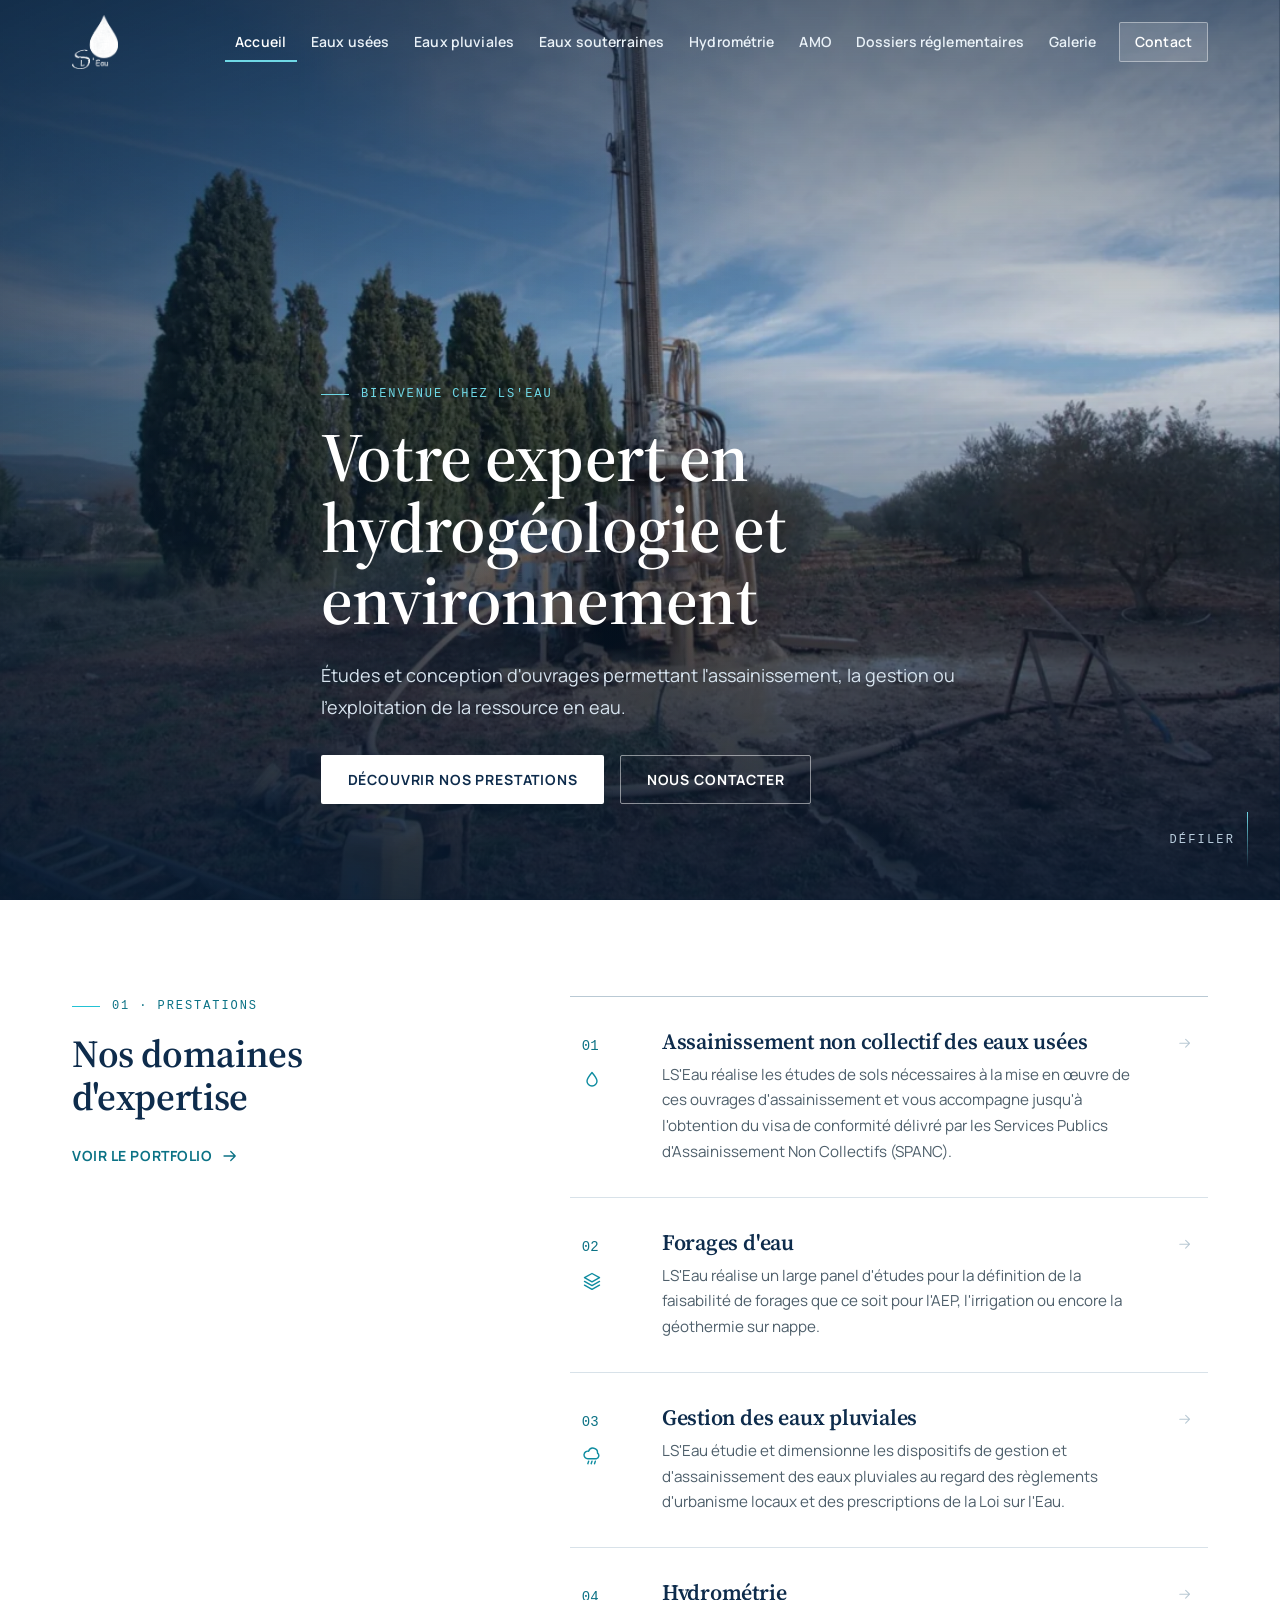
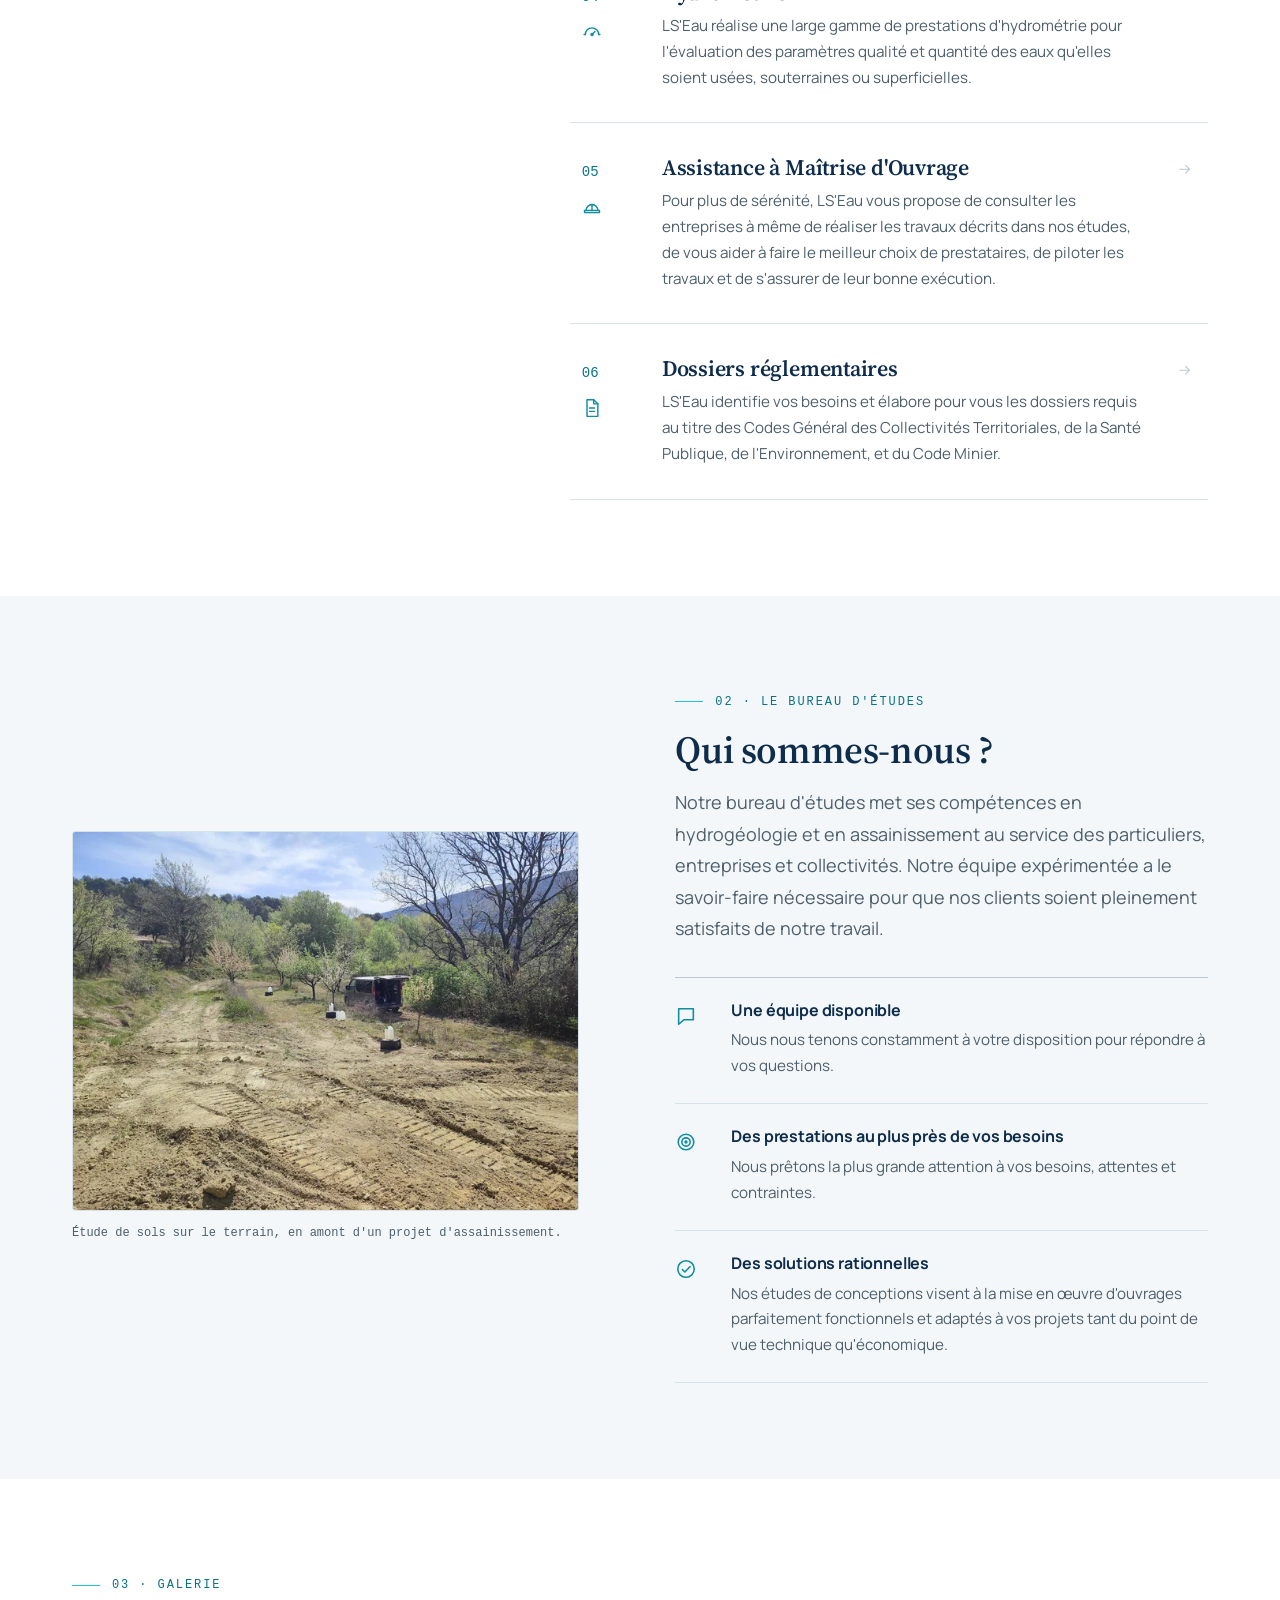
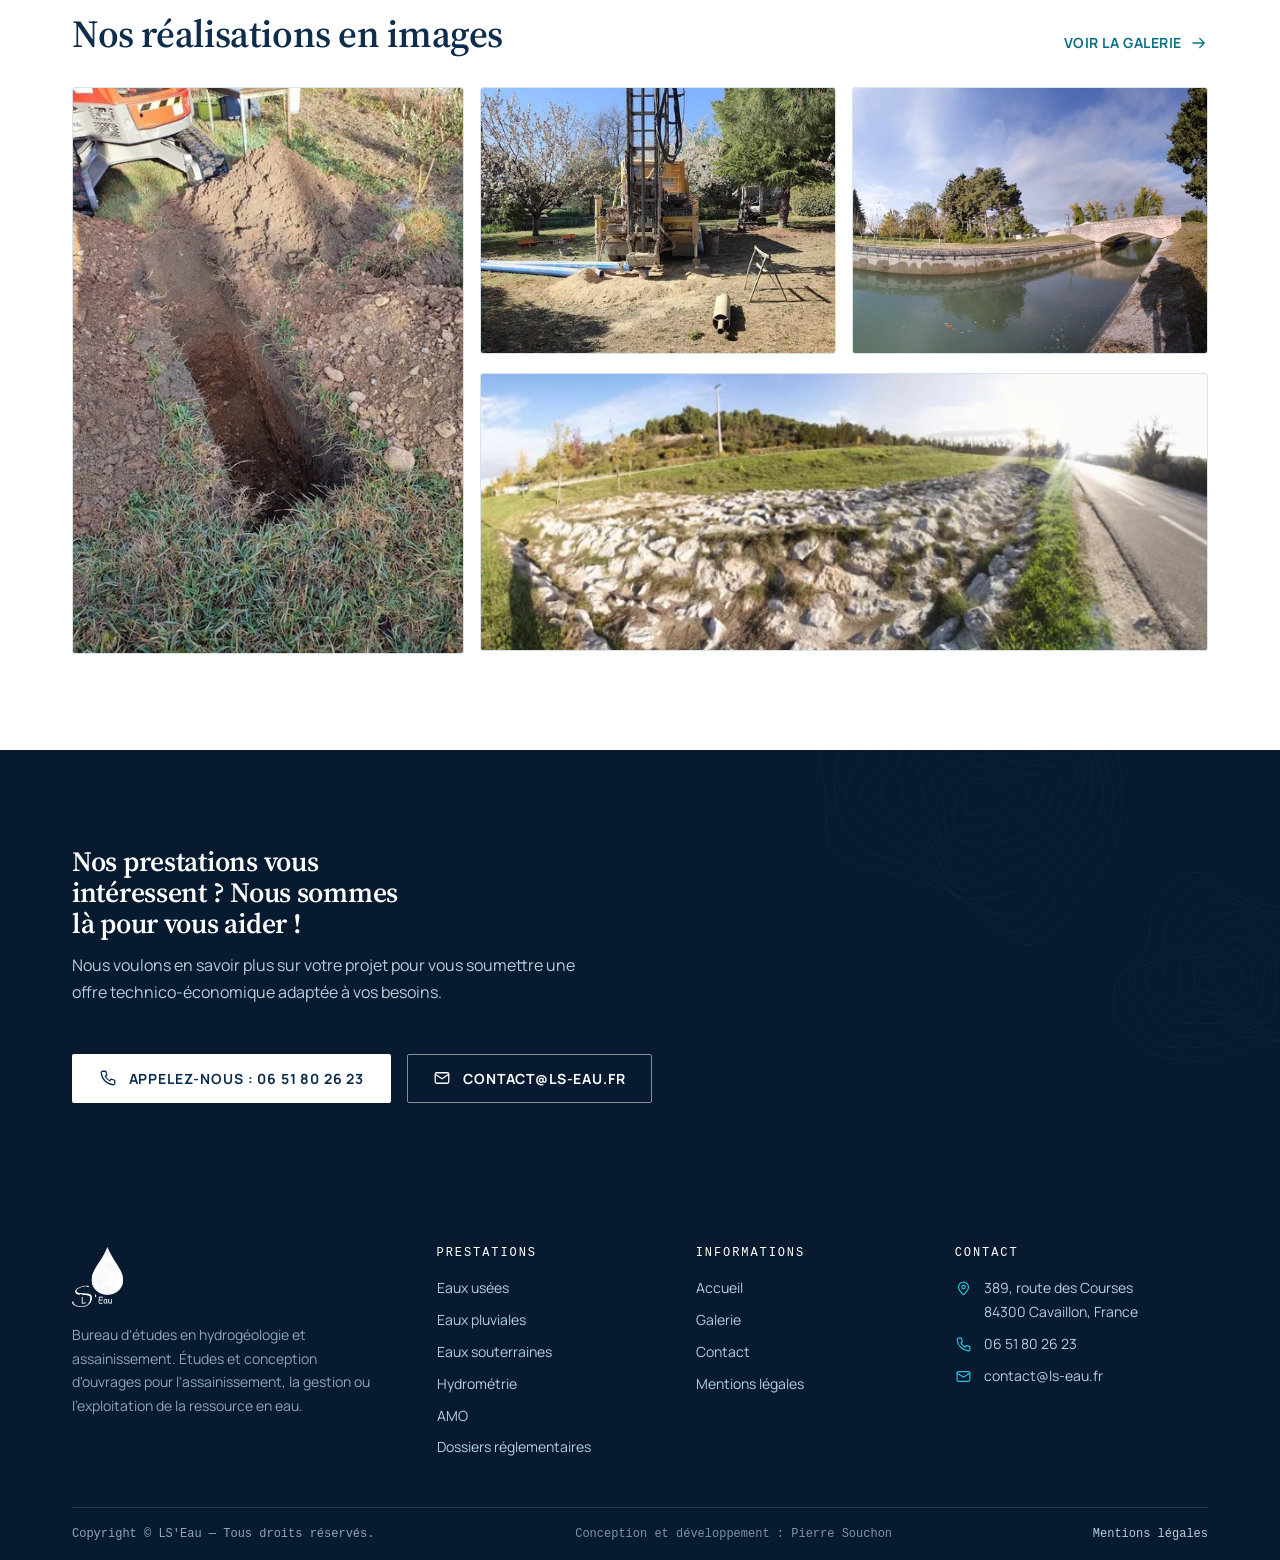
<file: index.html>
<!DOCTYPE html>
<html lang="fr">
<head>
  <meta charset="utf-8">
  <meta name="viewport" content="width=device-width, initial-scale=1">
  <title>LS'Eau — Bureau d'études en hydrogéologie et assainissement</title>
  <meta name="description" content="Spécialisé dans l'étude et la conception d'ouvrages permettant l'assainissement, la gestion ou l'exploitation de la ressource en eau. Assainissement des eaux usées ou pluviales / forages pour l'eau potable ou la géothermie / hydrométrie / dossiers réglementaires.">
  <link rel="canonical" href="https://www.ls-eau.fr/">
  <meta property="og:type" content="website">
  <meta property="og:site_name" content="LS'Eau">
  <meta property="og:locale" content="fr_FR">
  <meta property="og:title" content="LS'Eau — Bureau d'études en hydrogéologie et assainissement">
  <meta property="og:description" content="Spécialisé dans l'étude et la conception d'ouvrages permettant l'assainissement, la gestion ou l'exploitation de la ressource en eau. Assainissement des eaux usées ou pluviales / forages pour l'eau potable ou la géothermie / hydrométrie / dossiers réglementaires.">
  <meta property="og:url" content="https://www.ls-eau.fr/">
  <meta property="og:image" content="https://www.ls-eau.fr/assets/images/og-image.jpg">
  <meta name="twitter:card" content="summary_large_image">
  <meta name="theme-color" content="#0e2c4c">
  <link rel="icon" href="assets/images/favicon.svg" type="image/svg+xml">
  <link rel="icon" href="assets/images/favicon.png" type="image/png" sizes="57x57">
  <link rel="apple-touch-icon" href="assets/images/favicon.png">
  <link rel="preload" href="assets/fonts/manrope-latin-var.woff2" as="font" type="font/woff2" crossorigin>
  <link rel="preload" href="assets/fonts/source-serif-4-latin-var.woff2" as="font" type="font/woff2" crossorigin>
  <link rel="stylesheet" href="css/style.css">
  <script>document.documentElement.classList.add("js");</script>
  <script src="js/main.js" defer></script>
</head>
<body class="has-hero">
<a class="skip-link" href="#main">Aller au contenu</a>
<svg xmlns="http://www.w3.org/2000/svg" class="svg-defs" aria-hidden="true" focusable="false">
  <symbol id="i-menu" viewBox="0 0 24 24"><path d="M4 7h16M4 12h16M4 17h16"/></symbol>
  <symbol id="i-close" viewBox="0 0 24 24"><path d="M6 6l12 12M18 6L6 18"/></symbol>
  <symbol id="i-arrow" viewBox="0 0 24 24"><path d="M4 12h15M13 6l6 6-6 6"/></symbol>
  <symbol id="i-chevron-left" viewBox="0 0 24 24"><path d="M14.5 5.5L8 12l6.5 6.5"/></symbol>
  <symbol id="i-chevron-right" viewBox="0 0 24 24"><path d="M9.5 5.5L16 12l-6.5 6.5"/></symbol>
  <symbol id="i-phone" viewBox="0 0 24 24"><path d="M5 3h4l1.5 5-2.2 1.6a13 13 0 0 0 6.1 6.1L16 13.5l5 1.5v4a2 2 0 0 1-2.2 2A17.5 17.5 0 0 1 3 5.2 2 2 0 0 1 5 3z"/></symbol>
  <symbol id="i-mail" viewBox="0 0 24 24"><rect x="3" y="5" width="18" height="14" rx="2"/><path d="M3 7l9 6 9-6"/></symbol>
  <symbol id="i-pin" viewBox="0 0 24 24"><path d="M12 21s-7-6.1-7-11a7 7 0 0 1 14 0c0 4.9-7 11-7 11z"/><circle cx="12" cy="10" r="2.5"/></symbol>
  <symbol id="i-droplet" viewBox="0 0 24 24"><path d="M12 3c3.5 4.2 6 7.4 6 10.2a6 6 0 0 1-12 0C6 10.4 8.5 7.2 12 3z"/></symbol>
  <symbol id="i-rain" viewBox="0 0 24 24"><path d="M7 14a4.5 4.5 0 1 1 .9-8.9A5.5 5.5 0 0 1 18.6 7.3 3.8 3.8 0 0 1 17.5 14H7z"/><path d="M8 17l-1 3M12 17l-1 3M16 17l-1 3"/></symbol>
  <symbol id="i-layers" viewBox="0 0 24 24"><path d="M12 3l9 5-9 5-9-5 9-5z"/><path d="M3 12.5l9 5 9-5"/><path d="M3 17l9 5 9-5"/></symbol>
  <symbol id="i-gauge" viewBox="0 0 24 24"><path d="M4 15a8 8 0 0 1 16 0"/><path d="M12 15l3.5-3.5"/><circle cx="12" cy="15" r="1.2"/><path d="M2.5 15H4M20 15h1.5"/></symbol>
  <symbol id="i-helmet" viewBox="0 0 24 24"><path d="M5 16a7 7 0 0 1 14 0"/><path d="M3 16h18v2.5H3z"/><path d="M12 9v7"/></symbol>
  <symbol id="i-file" viewBox="0 0 24 24"><path d="M6 2h8l5 5v15H6z"/><path d="M14 2v5h5"/><path d="M9 12h6M9 16h6"/></symbol>
  <symbol id="i-chat" viewBox="0 0 24 24"><path d="M4 4h16v12H10l-6 5V4z"/></symbol>
  <symbol id="i-target" viewBox="0 0 24 24"><circle cx="12" cy="12" r="8.5"/><circle cx="12" cy="12" r="4.5"/><circle cx="12" cy="12" r="1"/></symbol>
  <symbol id="i-check" viewBox="0 0 24 24"><circle cx="12" cy="12" r="9"/><path d="M8 12.5l2.8 2.8 5.7-6"/></symbol>
  <symbol id="i-book" viewBox="0 0 24 24"><path d="M4 19.5A2.5 2.5 0 0 1 6.5 17H20"/><path d="M6.5 2H20v20H6.5A2.5 2.5 0 0 1 4 19.5v-15A2.5 2.5 0 0 1 6.5 2z"/></symbol>
</svg>
<header class="site-header site-header--overlay">
  <div class="container header-inner">
    <a class="brand" href="./">
      <img src="assets/images/ls-eau-logo.png" alt="LS'Eau — bureau d'études en hydrogéologie et assainissement" width="203" height="240">
    </a>
    <button class="nav-toggle" type="button" aria-expanded="false" aria-controls="main-nav">
      <svg class="icon" aria-hidden="true"><use href="#i-menu"/></svg>
      Menu
    </button>
    <nav id="main-nav" class="main-nav" aria-label="Navigation principale">
      <ul>
        <li><a href="./" aria-current="page">Accueil</a></li>
        <li><a href="assainissement/">Eaux usées</a></li>
        <li><a href="eaux-pluviales/">Eaux pluviales</a></li>
        <li><a href="eaux-souterraines/">Eaux souterraines</a></li>
        <li><a href="hydrometrie/">Hydrométrie</a></li>
        <li><a href="amo/">AMO</a></li>
        <li><a href="dossiers-reglementaires/">Dossiers réglementaires</a></li>
        <li><a href="galerie/">Galerie</a></li>
        <li class="nav-contact"><a href="nous-contacter/">Contact</a></li>
      </ul>
    </nav>
  </div>
</header>
<main id="main">
<section class="hero">
  <div class="hero__media">
    <img src="assets/images/drilling-rig-cypress-1920w.webp"
         srcset="assets/images/drilling-rig-cypress-640w.webp 640w, assets/images/drilling-rig-cypress-1280w.webp 1280w, assets/images/drilling-rig-cypress-1920w.webp 1920w"
         sizes="100vw" width="1920" height="1280"
         alt="Atelier de forage d'eau LS'Eau implanté dans un terrain arboré" fetchpriority="high" decoding="async">
  </div>
  <span class="contours contours--paper" aria-hidden="true"></span>
  <div class="container">
    <div class="hero__content">
      <span class="eyebrow" data-entrance style="--ed:.05s">Bienvenue chez LS'Eau</span>
      <h1 data-entrance style="--ed:.15s">Votre expert en hydrogéologie et environnement</h1>
      <p data-entrance style="--ed:.3s">Études et conception d'ouvrages permettant l'assainissement, la gestion ou l'exploitation de la ressource en eau.</p>
      <div class="hero__actions" data-entrance style="--ed:.45s">
        <a class="btn btn--light" href="#prestations">Découvrir nos prestations</a>
        <a class="btn btn--ghost-light" href="nous-contacter/">Nous contacter</a>
      </div>
    </div>
  </div>
  <span class="hero__scroll" aria-hidden="true">Défiler</span>
</section>

<section class="section" id="prestations" aria-labelledby="prestations-title">
  <div class="container index-layout">
    <div class="index-aside" data-reveal>
      <span class="eyebrow">01 · Prestations</span>
      <h2 id="prestations-title">Nos domaines d'expertise</h2>
      <a class="link-arrow" href="galerie/">Voir le portfolio<svg class="icon" aria-hidden="true"><use href="#i-arrow"/></svg></a>
    </div>
    <ol class="service-index">
      <li data-reveal style="--rd:0.00s">
        <a href="assainissement/">
          <span class="service-index__num">01<svg class="icon" aria-hidden="true"><use href="#i-droplet"/></svg></span>
          <div><h3>Assainissement non collectif des eaux usées</h3><p>LS'Eau réalise les études de sols nécessaires à la mise en œuvre de ces ouvrages d'assainissement et vous accompagne jusqu'à l'obtention du visa de conformité délivré par les Services Publics d'Assainissement Non Collectifs (SPANC).</p></div>
          <svg class="icon service-index__arrow" aria-hidden="true"><use href="#i-arrow"/></svg>
        </a>
      </li>
      <li data-reveal style="--rd:0.06s">
        <a href="eaux-souterraines/">
          <span class="service-index__num">02<svg class="icon" aria-hidden="true"><use href="#i-layers"/></svg></span>
          <div><h3>Forages d'eau</h3><p>LS'Eau réalise un large panel d'études pour la définition de la faisabilité de forages que ce soit pour l'AEP, l'irrigation ou encore la géothermie sur nappe.</p></div>
          <svg class="icon service-index__arrow" aria-hidden="true"><use href="#i-arrow"/></svg>
        </a>
      </li>
      <li data-reveal style="--rd:0.12s">
        <a href="eaux-pluviales/">
          <span class="service-index__num">03<svg class="icon" aria-hidden="true"><use href="#i-rain"/></svg></span>
          <div><h3>Gestion des eaux pluviales</h3><p>LS'Eau étudie et dimensionne les dispositifs de gestion et d'assainissement des eaux pluviales au regard des règlements d'urbanisme locaux et des prescriptions de la Loi sur l'Eau.</p></div>
          <svg class="icon service-index__arrow" aria-hidden="true"><use href="#i-arrow"/></svg>
        </a>
      </li>
      <li data-reveal style="--rd:0.18s">
        <a href="hydrometrie/">
          <span class="service-index__num">04<svg class="icon" aria-hidden="true"><use href="#i-gauge"/></svg></span>
          <div><h3>Hydrométrie</h3><p>LS'Eau réalise une large gamme de prestations d'hydrométrie pour l'évaluation des paramètres qualité et quantité des eaux qu'elles soient usées, souterraines ou superficielles.</p></div>
          <svg class="icon service-index__arrow" aria-hidden="true"><use href="#i-arrow"/></svg>
        </a>
      </li>
      <li data-reveal style="--rd:0.24s">
        <a href="amo/">
          <span class="service-index__num">05<svg class="icon" aria-hidden="true"><use href="#i-helmet"/></svg></span>
          <div><h3>Assistance à Maîtrise d'Ouvrage</h3><p>Pour plus de sérénité, LS'Eau vous propose de consulter les entreprises à même de réaliser les travaux décrits dans nos études, de vous aider à faire le meilleur choix de prestataires, de piloter les travaux et de s'assurer de leur bonne exécution.</p></div>
          <svg class="icon service-index__arrow" aria-hidden="true"><use href="#i-arrow"/></svg>
        </a>
      </li>
      <li data-reveal style="--rd:0.30s">
        <a href="dossiers-reglementaires/">
          <span class="service-index__num">06<svg class="icon" aria-hidden="true"><use href="#i-file"/></svg></span>
          <div><h3>Dossiers réglementaires</h3><p>LS'Eau identifie vos besoins et élabore pour vous les dossiers requis au titre des Codes Général des Collectivités Territoriales, de la Santé Publique, de l'Environnement, et du Code Minier.</p></div>
          <svg class="icon service-index__arrow" aria-hidden="true"><use href="#i-arrow"/></svg>
        </a>
      </li>
    </ol>
  </div>
</section>

<section class="section section--alt" aria-labelledby="about-title">
  <div class="container">
    <div class="about-grid">
  <figure data-reveal>
    <img src="assets/images/soil-survey-field-1280w.webp" srcset="assets/images/soil-survey-field-640w.webp 640w, assets/images/soil-survey-field-1280w.webp 1280w" sizes="(min-width: 1024px) 45vw, 100vw" width="1280" height="960" alt="Matériel d'étude de sols installé dans une oliveraie" loading="lazy" decoding="async">
    <figcaption>Étude de sols sur le terrain, en amont d'un projet d'assainissement.</figcaption>
  </figure>
      <div data-reveal>
        <span class="eyebrow">02 · Le bureau d'études</span>
        <h2 id="about-title">Qui sommes-nous ?</h2>
        <p class="lead">Notre bureau d'études met ses compétences en hydrogéologie et en assainissement au service des particuliers, entreprises et collectivités. Notre équipe expérimentée a le savoir-faire nécessaire pour que nos clients soient pleinement satisfaits de notre travail.</p>
        <ul class="values-list">
          <li>
            <svg class="icon" aria-hidden="true"><use href="#i-chat"/></svg>
            <div><h3>Une équipe disponible</h3><p>Nous nous tenons constamment à votre disposition pour répondre à vos questions.</p></div>
          </li>
          <li>
            <svg class="icon" aria-hidden="true"><use href="#i-target"/></svg>
            <div><h3>Des prestations au plus près de vos besoins</h3><p>Nous prêtons la plus grande attention à vos besoins, attentes et contraintes.</p></div>
          </li>
          <li>
            <svg class="icon" aria-hidden="true"><use href="#i-check"/></svg>
            <div><h3>Des solutions rationnelles</h3><p>Nos études de conceptions visent à la mise en œuvre d'ouvrages parfaitement fonctionnels et adaptés à vos projets tant du point de vue technique qu'économique.</p></div>
          </li>
        </ul>
      </div>
    </div>
  </div>
</section>

<section class="section" aria-labelledby="realisations-title">
  <div class="container">
    <div class="mosaic-head" data-reveal>
      <div>
        <span class="eyebrow">03 · Galerie</span>
        <h2 id="realisations-title">Nos réalisations en images</h2>
      </div>
      <a class="link-arrow" href="galerie/">Voir la galerie<svg class="icon" aria-hidden="true"><use href="#i-arrow"/></svg></a>
    </div>
    <ul class="mosaic">
      <li data-reveal style="--rd:0.00s"><a href="galerie/"><img src="assets/images/sanitation-trench-480w.webp" alt="Tranchée d'épandage d'une filière d'assainissement non collectif" width="640" height="480" loading="lazy" decoding="async"></a></li>
      <li data-reveal style="--rd:0.08s"><a href="galerie/"><img src="assets/images/drilling-rig-orchard-480w.webp" alt="Atelier de forage d'eau implanté dans un verger" width="640" height="480" loading="lazy" decoding="async"></a></li>
      <li data-reveal style="--rd:0.16s"><a href="galerie/"><img src="assets/images/canal-bridge-640w.webp" alt="Canal bordé de maçonnerie avec un pont de pierre" width="640" height="480" loading="lazy" decoding="async"></a></li>
      <li data-reveal style="--rd:0.24s"><a href="galerie/"><img src="assets/images/drainage-ditch-640w.webp" alt="Fossé empierré de gestion des eaux pluviales en bordure de voirie" width="640" height="480" loading="lazy" decoding="async"></a></li>
    </ul>
  </div>
</section>

<section class="section cta-band" aria-labelledby="cta-title">
  <span class="contours contours--paper" aria-hidden="true"></span>
  <div class="container cta-band__inner">
    <div data-reveal>
      <h2 id="cta-title">Nos prestations vous intéressent ? Nous sommes là pour vous aider !</h2>
      <p>Nous voulons en savoir plus sur votre projet pour vous soumettre une offre technico-économique adaptée à vos besoins.</p>
    </div>
    <div class="cta-band__actions" data-reveal style="--rd:.12s">
      <a class="btn btn--light" href="tel:+33651802623">
        <svg class="icon" aria-hidden="true"><use href="#i-phone"/></svg>
        Appelez-nous : 06 51 80 26 23
      </a>
      <a class="btn btn--ghost-light" href="mailto:contact@ls-eau.fr">
        <svg class="icon" aria-hidden="true"><use href="#i-mail"/></svg>
        contact@ls-eau.fr
      </a>
    </div>
  </div>
</section>
</main>
<footer class="site-footer">
  <div class="container">
    <div class="footer-grid">
      <div class="footer-brand">
        <img src="assets/images/ls-eau-logo.png" alt="LS'Eau" width="203" height="240" loading="lazy">
        <p>Bureau d'études en hydrogéologie et assainissement. Études et conception d'ouvrages pour l'assainissement, la gestion ou l'exploitation de la ressource en eau.</p>
      </div>
      <nav aria-label="Prestations">
        <h2>Prestations</h2>
        <ul>
          <li><a href="assainissement/">Eaux usées</a></li>
          <li><a href="eaux-pluviales/">Eaux pluviales</a></li>
          <li><a href="eaux-souterraines/">Eaux souterraines</a></li>
          <li><a href="hydrometrie/">Hydrométrie</a></li>
          <li><a href="amo/">AMO</a></li>
          <li><a href="dossiers-reglementaires/">Dossiers réglementaires</a></li>
        </ul>
      </nav>
      <nav aria-label="Informations">
        <h2>Informations</h2>
        <ul>
          <li><a href="./">Accueil</a></li>
          <li><a href="galerie/">Galerie</a></li>
          <li><a href="nous-contacter/">Contact</a></li>
          <li><a href="mentions-legales/">Mentions légales</a></li>
        </ul>
      </nav>
      <div>
        <h2>Contact</h2>
        <ul class="footer-contact">
          <li>
            <svg class="icon" aria-hidden="true"><use href="#i-pin"/></svg>
            <span>389, route des Courses<br>84300 Cavaillon, France</span>
          </li>
          <li>
            <svg class="icon" aria-hidden="true"><use href="#i-phone"/></svg>
            <a href="tel:+33651802623">06 51 80 26 23</a>
          </li>
          <li>
            <svg class="icon" aria-hidden="true"><use href="#i-mail"/></svg>
            <a href="mailto:contact@ls-eau.fr">contact@ls-eau.fr</a>
          </li>
        </ul>
      </div>
    </div>
    <div class="footer-bottom">
      <p>Copyright © LS'Eau — Tous droits réservés.</p>
      <p class="footer-credit">Conception et développement : Pierre Souchon</p>
      <p><a href="mentions-legales/">Mentions légales</a></p>
    </div>
  </div>
</footer>

</body>
</html>
</file>
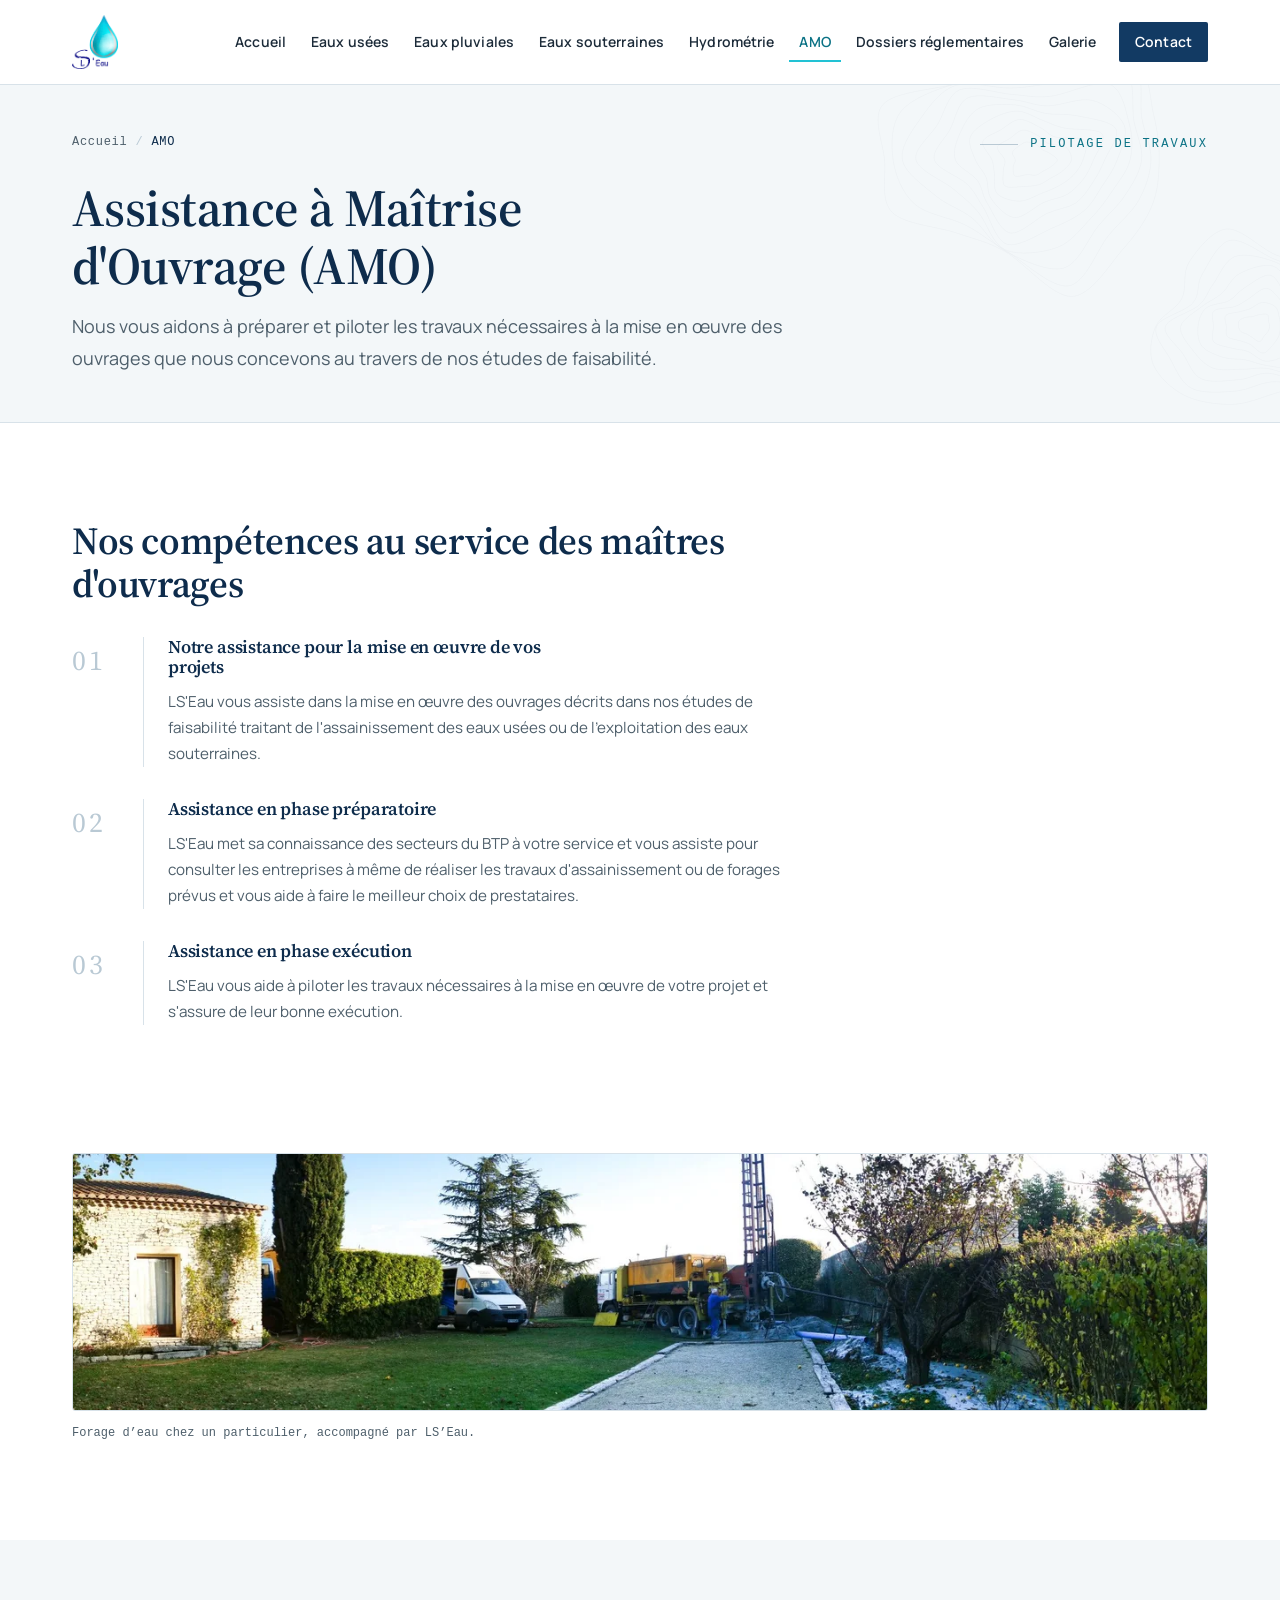
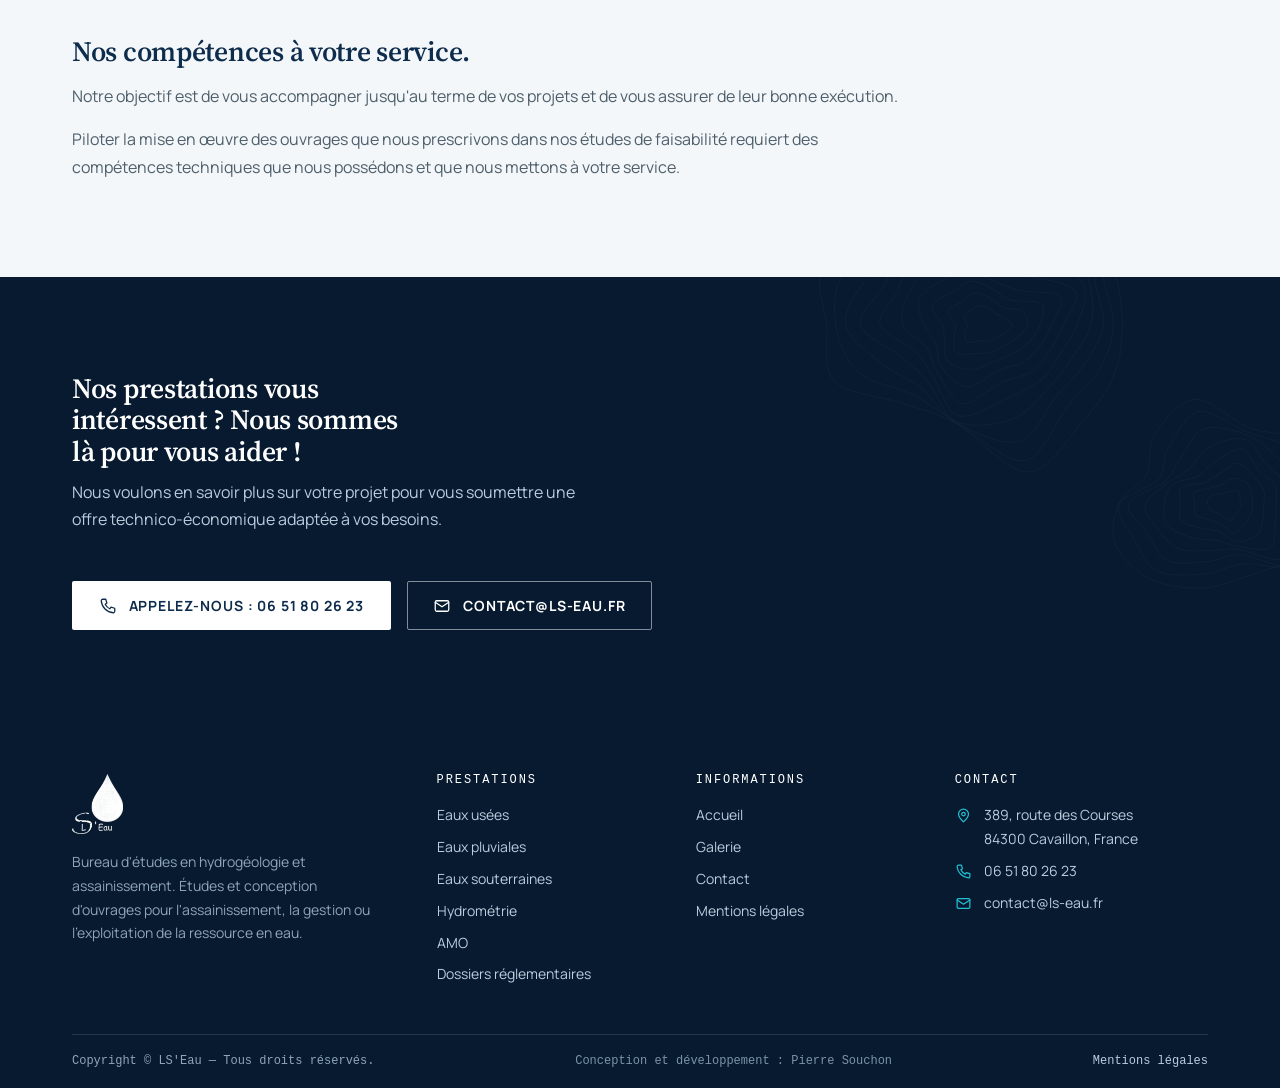
<file: amo/index.html>
<!DOCTYPE html>
<html lang="fr">
<head>
  <meta charset="utf-8">
  <meta name="viewport" content="width=device-width, initial-scale=1">
  <title>Assistance à Maîtrise d'Ouvrage (AMO) — LS'Eau, bureau d'études en hydrogéologie et assainissement</title>
  <meta name="description" content="LS'Eau Bureau d'études en hydrogéologie et environnement / Assistance à Maitrise d'Ouvrage (AMO) pour la mise en œuvre des ouvrages décrits dans nos études.">
  <link rel="canonical" href="https://www.ls-eau.fr/amo/">
  <meta property="og:type" content="website">
  <meta property="og:site_name" content="LS'Eau">
  <meta property="og:locale" content="fr_FR">
  <meta property="og:title" content="Assistance à Maîtrise d'Ouvrage (AMO) — LS'Eau, bureau d'études en hydrogéologie et assainissement">
  <meta property="og:description" content="LS'Eau Bureau d'études en hydrogéologie et environnement / Assistance à Maitrise d'Ouvrage (AMO) pour la mise en œuvre des ouvrages décrits dans nos études.">
  <meta property="og:url" content="https://www.ls-eau.fr/amo/">
  <meta property="og:image" content="https://www.ls-eau.fr/assets/images/og-image.jpg">
  <meta name="twitter:card" content="summary_large_image">
  <meta name="theme-color" content="#0e2c4c">
  <link rel="icon" href="../assets/images/favicon.svg" type="image/svg+xml">
  <link rel="icon" href="../assets/images/favicon.png" type="image/png" sizes="57x57">
  <link rel="apple-touch-icon" href="../assets/images/favicon.png">
  <link rel="preload" href="../assets/fonts/manrope-latin-var.woff2" as="font" type="font/woff2" crossorigin>
  <link rel="preload" href="../assets/fonts/source-serif-4-latin-var.woff2" as="font" type="font/woff2" crossorigin>
  <link rel="stylesheet" href="../css/style.css">
  <script>document.documentElement.classList.add("js");</script>
  <script src="../js/main.js" defer></script>
</head>
<body>
<a class="skip-link" href="#main">Aller au contenu</a>
<svg xmlns="http://www.w3.org/2000/svg" class="svg-defs" aria-hidden="true" focusable="false">
  <symbol id="i-menu" viewBox="0 0 24 24"><path d="M4 7h16M4 12h16M4 17h16"/></symbol>
  <symbol id="i-close" viewBox="0 0 24 24"><path d="M6 6l12 12M18 6L6 18"/></symbol>
  <symbol id="i-arrow" viewBox="0 0 24 24"><path d="M4 12h15M13 6l6 6-6 6"/></symbol>
  <symbol id="i-chevron-left" viewBox="0 0 24 24"><path d="M14.5 5.5L8 12l6.5 6.5"/></symbol>
  <symbol id="i-chevron-right" viewBox="0 0 24 24"><path d="M9.5 5.5L16 12l-6.5 6.5"/></symbol>
  <symbol id="i-phone" viewBox="0 0 24 24"><path d="M5 3h4l1.5 5-2.2 1.6a13 13 0 0 0 6.1 6.1L16 13.5l5 1.5v4a2 2 0 0 1-2.2 2A17.5 17.5 0 0 1 3 5.2 2 2 0 0 1 5 3z"/></symbol>
  <symbol id="i-mail" viewBox="0 0 24 24"><rect x="3" y="5" width="18" height="14" rx="2"/><path d="M3 7l9 6 9-6"/></symbol>
  <symbol id="i-pin" viewBox="0 0 24 24"><path d="M12 21s-7-6.1-7-11a7 7 0 0 1 14 0c0 4.9-7 11-7 11z"/><circle cx="12" cy="10" r="2.5"/></symbol>
  <symbol id="i-droplet" viewBox="0 0 24 24"><path d="M12 3c3.5 4.2 6 7.4 6 10.2a6 6 0 0 1-12 0C6 10.4 8.5 7.2 12 3z"/></symbol>
  <symbol id="i-rain" viewBox="0 0 24 24"><path d="M7 14a4.5 4.5 0 1 1 .9-8.9A5.5 5.5 0 0 1 18.6 7.3 3.8 3.8 0 0 1 17.5 14H7z"/><path d="M8 17l-1 3M12 17l-1 3M16 17l-1 3"/></symbol>
  <symbol id="i-layers" viewBox="0 0 24 24"><path d="M12 3l9 5-9 5-9-5 9-5z"/><path d="M3 12.5l9 5 9-5"/><path d="M3 17l9 5 9-5"/></symbol>
  <symbol id="i-gauge" viewBox="0 0 24 24"><path d="M4 15a8 8 0 0 1 16 0"/><path d="M12 15l3.5-3.5"/><circle cx="12" cy="15" r="1.2"/><path d="M2.5 15H4M20 15h1.5"/></symbol>
  <symbol id="i-helmet" viewBox="0 0 24 24"><path d="M5 16a7 7 0 0 1 14 0"/><path d="M3 16h18v2.5H3z"/><path d="M12 9v7"/></symbol>
  <symbol id="i-file" viewBox="0 0 24 24"><path d="M6 2h8l5 5v15H6z"/><path d="M14 2v5h5"/><path d="M9 12h6M9 16h6"/></symbol>
  <symbol id="i-chat" viewBox="0 0 24 24"><path d="M4 4h16v12H10l-6 5V4z"/></symbol>
  <symbol id="i-target" viewBox="0 0 24 24"><circle cx="12" cy="12" r="8.5"/><circle cx="12" cy="12" r="4.5"/><circle cx="12" cy="12" r="1"/></symbol>
  <symbol id="i-check" viewBox="0 0 24 24"><circle cx="12" cy="12" r="9"/><path d="M8 12.5l2.8 2.8 5.7-6"/></symbol>
  <symbol id="i-book" viewBox="0 0 24 24"><path d="M4 19.5A2.5 2.5 0 0 1 6.5 17H20"/><path d="M6.5 2H20v20H6.5A2.5 2.5 0 0 1 4 19.5v-15A2.5 2.5 0 0 1 6.5 2z"/></symbol>
</svg>
<header class="site-header">
  <div class="container header-inner">
    <a class="brand" href="../">
      <img src="../assets/images/ls-eau-logo.png" alt="LS'Eau — bureau d'études en hydrogéologie et assainissement" width="203" height="240">
    </a>
    <button class="nav-toggle" type="button" aria-expanded="false" aria-controls="main-nav">
      <svg class="icon" aria-hidden="true"><use href="#i-menu"/></svg>
      Menu
    </button>
    <nav id="main-nav" class="main-nav" aria-label="Navigation principale">
      <ul>
        <li><a href="../">Accueil</a></li>
        <li><a href="../assainissement/">Eaux usées</a></li>
        <li><a href="../eaux-pluviales/">Eaux pluviales</a></li>
        <li><a href="../eaux-souterraines/">Eaux souterraines</a></li>
        <li><a href="../hydrometrie/">Hydrométrie</a></li>
        <li><a href="../amo/" aria-current="page">AMO</a></li>
        <li><a href="../dossiers-reglementaires/">Dossiers réglementaires</a></li>
        <li><a href="../galerie/">Galerie</a></li>
        <li class="nav-contact"><a href="../nous-contacter/">Contact</a></li>
      </ul>
    </nav>
  </div>
</header>
<main id="main">
<div class="page-head">
  <span class="contours contours--ink" aria-hidden="true"></span>
  <div class="container">
    <div class="page-head__top">
    <nav class="breadcrumb" aria-label="Fil d'Ariane">
      <ol>
        <li><a href="../">Accueil</a></li>
        <li aria-current="page">AMO</li>
      </ol>
    </nav>
      <p class="page-head__label">Pilotage de travaux</p>
    </div>
    <h1>Assistance à Maîtrise d'Ouvrage (AMO)</h1>
    <p class="lead">Nous vous aidons à préparer et piloter les travaux nécessaires à la mise en œuvre des ouvrages que nous concevons au travers de nos études de faisabilité.</p>
  </div>
</div>

<section class="section" aria-labelledby="expertise-title">
  <div class="container">
    <div class="expertise-intro" data-reveal>
      <h2 id="expertise-title">Nos compétences au service des maîtres d'ouvrages</h2>
    </div>
    <ul class="study-grid study-grid--steps">
    <li class="study-card" data-reveal style="--rd:0.00s">
      <span class="study-card__index">01</span>
      <div class="study-card__body">
        <h3>Notre assistance pour la mise en œuvre de vos projets</h3>
        <p>LS'Eau vous assiste dans la mise en œuvre des ouvrages décrits dans nos études de faisabilité traitant de l'assainissement des eaux usées ou de l'exploitation des eaux souterraines.</p>
      </div>
    </li>
    <li class="study-card" data-reveal style="--rd:0.07s">
      <span class="study-card__index">02</span>
      <div class="study-card__body">
        <h3>Assistance en phase préparatoire</h3>
        <p>LS'Eau met sa connaissance des secteurs du BTP à votre service et vous assiste pour consulter les entreprises à même de réaliser les travaux d'assainissement ou de forages prévus et vous aide à faire le meilleur choix de prestataires.</p>
      </div>
    </li>
    <li class="study-card" data-reveal style="--rd:0.14s">
      <span class="study-card__index">03</span>
      <div class="study-card__body">
        <h3>Assistance en phase exécution</h3>
        <p>LS'Eau vous aide à piloter les travaux nécessaires à la mise en œuvre de votre projet et s'assure de leur bonne exécution.</p>
      </div>
    </li>
    </ul>
  </div>
</section>

<section class="section section--tight-top" aria-label="Photographie de réalisation">
  <div class="container">
  <figure class="figure-wide" data-reveal>
    <img src="../assets/images/drilling-rig-property-1920w.webp" srcset="../assets/images/drilling-rig-property-640w.webp 640w, ../assets/images/drilling-rig-property-1280w.webp 1280w, ../assets/images/drilling-rig-property-1920w.webp 1920w" sizes="100vw" width="1920" height="435" alt="Atelier de forage chez un particulier, devant une maison" loading="lazy" decoding="async">
    <figcaption>Forage d’eau chez un particulier, accompagné par LS’Eau.</figcaption>
  </figure>
  </div>
</section>

<section class="section section--alt" aria-labelledby="engagement-title">
  <span class="contours contours--paper" aria-hidden="true"></span>
  <div class="container">
    <div class="commitment commitment--text">
      <div data-reveal>
        <h2 id="engagement-title">Nos compétences à votre service.</h2>
        <p>Notre objectif est de vous accompagner jusqu'au terme de vos projets et de vous assurer de leur bonne exécution.</p>
        <p>Piloter la mise en œuvre des ouvrages que nous prescrivons dans nos études de faisabilité requiert des compétences techniques que nous possédons et que nous mettons à votre service.</p>
      </div>
    </div>
  </div>
</section>

<section class="section cta-band" aria-labelledby="cta-title">
  <span class="contours contours--paper" aria-hidden="true"></span>
  <div class="container cta-band__inner">
    <div data-reveal>
      <h2 id="cta-title">Nos prestations vous intéressent ? Nous sommes là pour vous aider !</h2>
      <p>Nous voulons en savoir plus sur votre projet pour vous soumettre une offre technico-économique adaptée à vos besoins.</p>
    </div>
    <div class="cta-band__actions" data-reveal style="--rd:.12s">
      <a class="btn btn--light" href="tel:+33651802623">
        <svg class="icon" aria-hidden="true"><use href="#i-phone"/></svg>
        Appelez-nous : 06 51 80 26 23
      </a>
      <a class="btn btn--ghost-light" href="mailto:contact@ls-eau.fr">
        <svg class="icon" aria-hidden="true"><use href="#i-mail"/></svg>
        contact@ls-eau.fr
      </a>
    </div>
  </div>
</section>
</main>
<footer class="site-footer">
  <div class="container">
    <div class="footer-grid">
      <div class="footer-brand">
        <img src="../assets/images/ls-eau-logo.png" alt="LS'Eau" width="203" height="240" loading="lazy">
        <p>Bureau d'études en hydrogéologie et assainissement. Études et conception d'ouvrages pour l'assainissement, la gestion ou l'exploitation de la ressource en eau.</p>
      </div>
      <nav aria-label="Prestations">
        <h2>Prestations</h2>
        <ul>
          <li><a href="../assainissement/">Eaux usées</a></li>
          <li><a href="../eaux-pluviales/">Eaux pluviales</a></li>
          <li><a href="../eaux-souterraines/">Eaux souterraines</a></li>
          <li><a href="../hydrometrie/">Hydrométrie</a></li>
          <li><a href="../amo/">AMO</a></li>
          <li><a href="../dossiers-reglementaires/">Dossiers réglementaires</a></li>
        </ul>
      </nav>
      <nav aria-label="Informations">
        <h2>Informations</h2>
        <ul>
          <li><a href="../">Accueil</a></li>
          <li><a href="../galerie/">Galerie</a></li>
          <li><a href="../nous-contacter/">Contact</a></li>
          <li><a href="../mentions-legales/">Mentions légales</a></li>
        </ul>
      </nav>
      <div>
        <h2>Contact</h2>
        <ul class="footer-contact">
          <li>
            <svg class="icon" aria-hidden="true"><use href="#i-pin"/></svg>
            <span>389, route des Courses<br>84300 Cavaillon, France</span>
          </li>
          <li>
            <svg class="icon" aria-hidden="true"><use href="#i-phone"/></svg>
            <a href="tel:+33651802623">06 51 80 26 23</a>
          </li>
          <li>
            <svg class="icon" aria-hidden="true"><use href="#i-mail"/></svg>
            <a href="mailto:contact@ls-eau.fr">contact@ls-eau.fr</a>
          </li>
        </ul>
      </div>
    </div>
    <div class="footer-bottom">
      <p>Copyright © LS'Eau — Tous droits réservés.</p>
      <p class="footer-credit">Conception et développement : Pierre Souchon</p>
      <p><a href="../mentions-legales/">Mentions légales</a></p>
    </div>
  </div>
</footer>

</body>
</html>
</file>
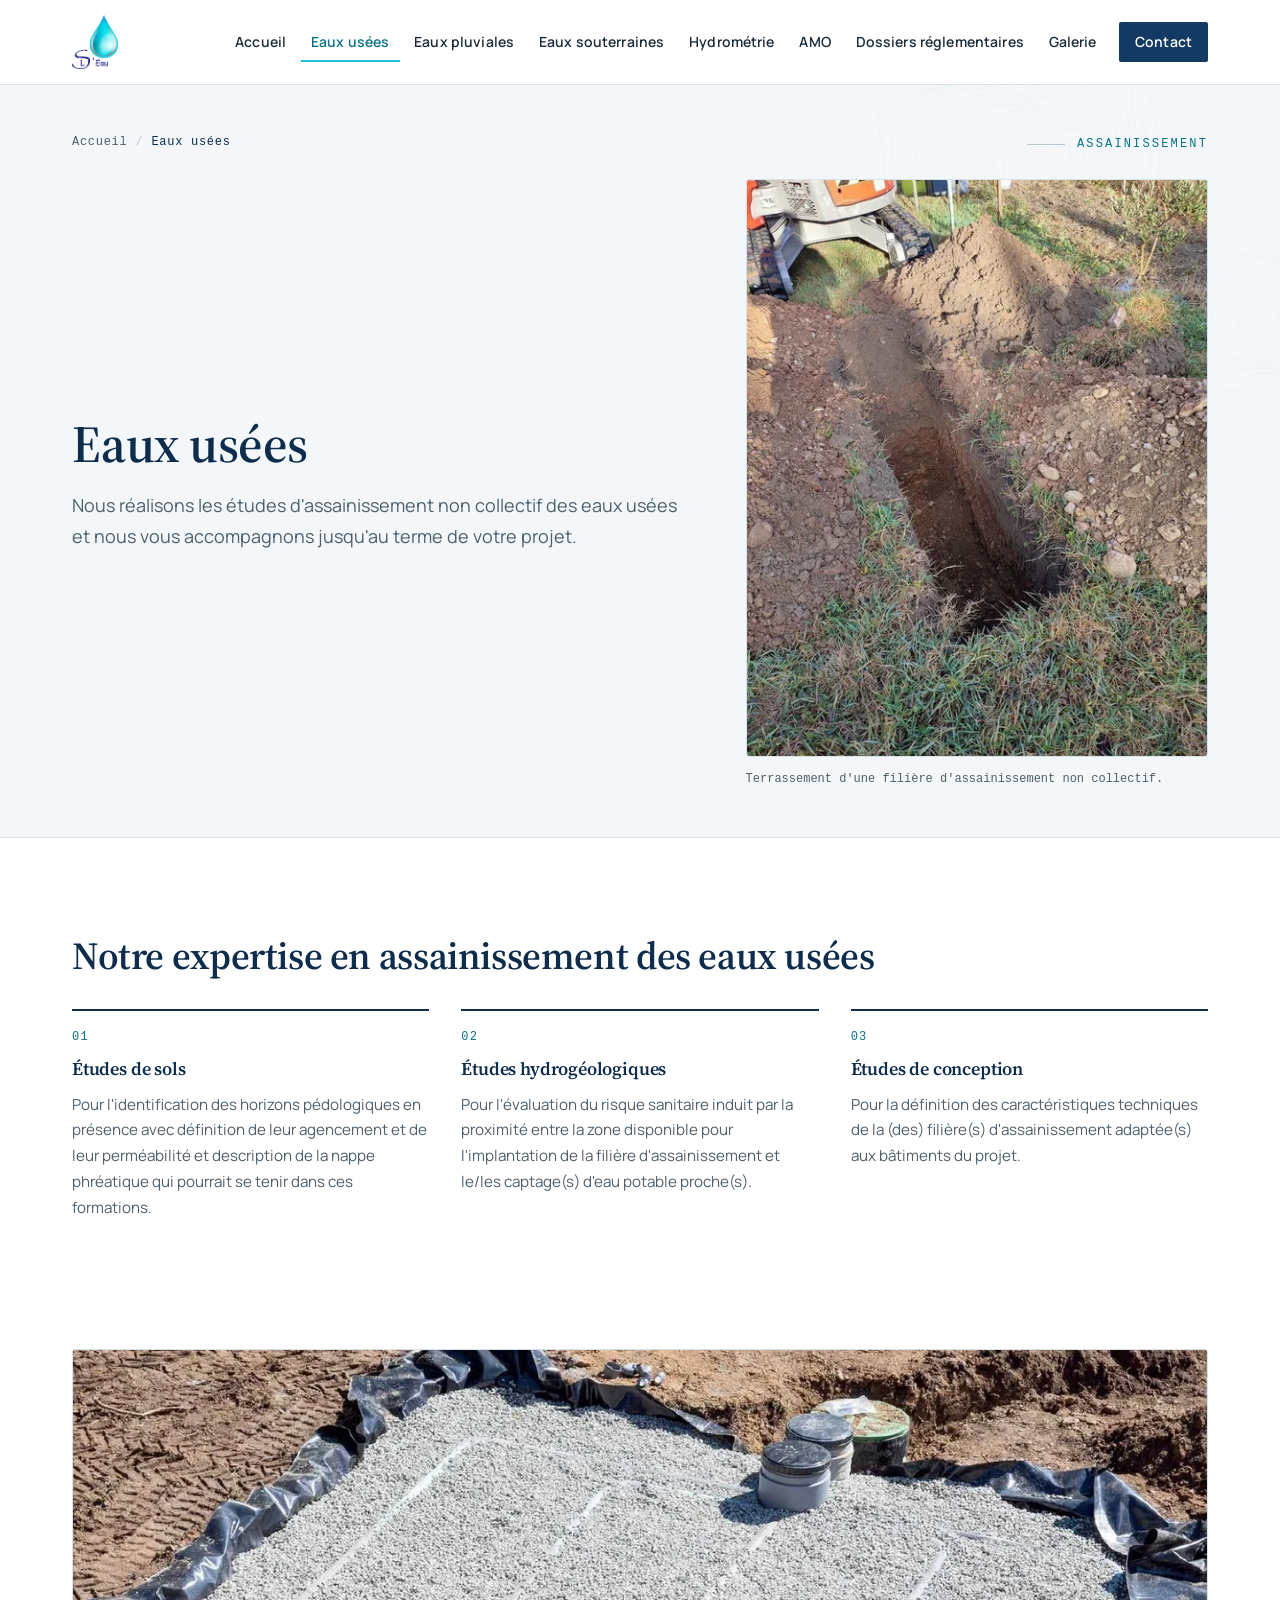
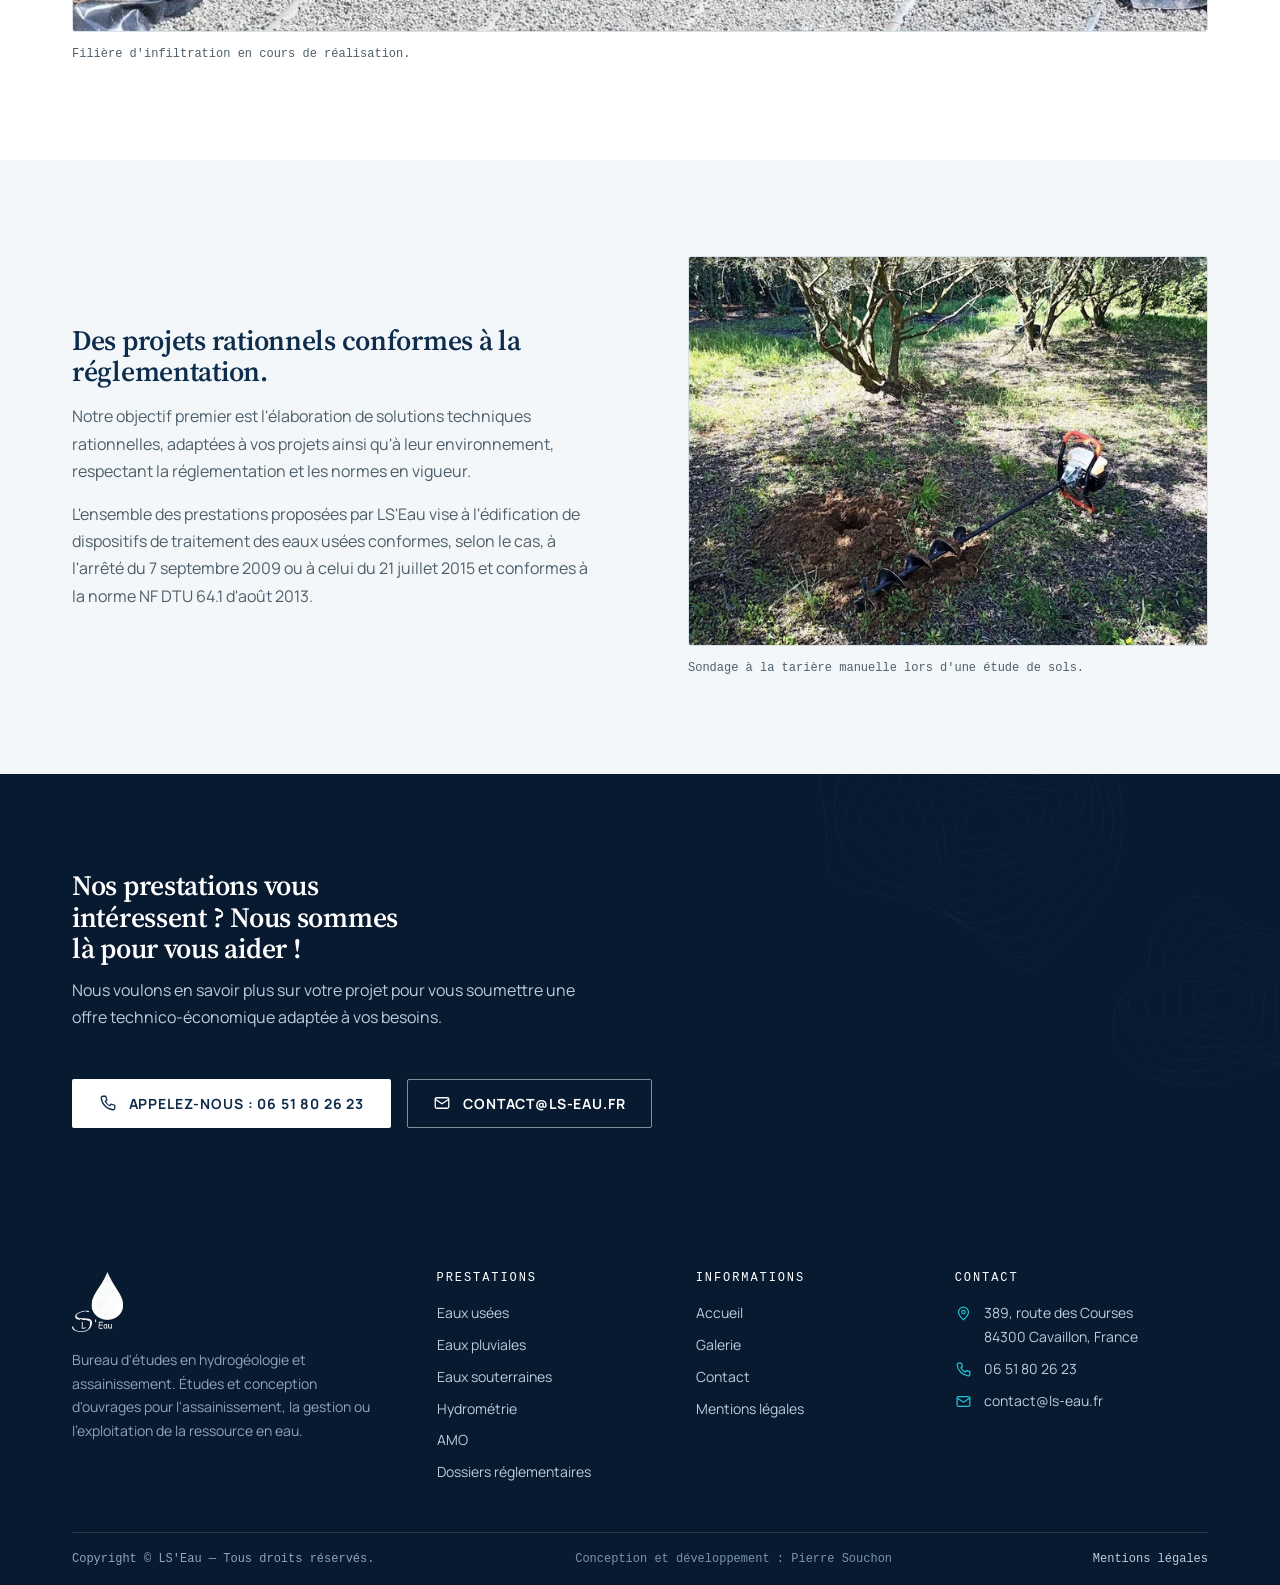
<file: assainissement/index.html>
<!DOCTYPE html>
<html lang="fr">
<head>
  <meta charset="utf-8">
  <meta name="viewport" content="width=device-width, initial-scale=1">
  <title>Eaux usées — LS'Eau, bureau d'études en hydrogéologie et assainissement</title>
  <meta name="description" content="LS'Eau Bureau d'études en hydrogéologie et environnement / Études d'assainissement non collectif / Études de sols.">
  <link rel="canonical" href="https://www.ls-eau.fr/assainissement/">
  <meta property="og:type" content="website">
  <meta property="og:site_name" content="LS'Eau">
  <meta property="og:locale" content="fr_FR">
  <meta property="og:title" content="Eaux usées — LS'Eau, bureau d'études en hydrogéologie et assainissement">
  <meta property="og:description" content="LS'Eau Bureau d'études en hydrogéologie et environnement / Études d'assainissement non collectif / Études de sols.">
  <meta property="og:url" content="https://www.ls-eau.fr/assainissement/">
  <meta property="og:image" content="https://www.ls-eau.fr/assets/images/og-image.jpg">
  <meta name="twitter:card" content="summary_large_image">
  <meta name="theme-color" content="#0e2c4c">
  <link rel="icon" href="../assets/images/favicon.svg" type="image/svg+xml">
  <link rel="icon" href="../assets/images/favicon.png" type="image/png" sizes="57x57">
  <link rel="apple-touch-icon" href="../assets/images/favicon.png">
  <link rel="preload" href="../assets/fonts/manrope-latin-var.woff2" as="font" type="font/woff2" crossorigin>
  <link rel="preload" href="../assets/fonts/source-serif-4-latin-var.woff2" as="font" type="font/woff2" crossorigin>
  <link rel="stylesheet" href="../css/style.css">
  <script>document.documentElement.classList.add("js");</script>
  <script src="../js/main.js" defer></script>
</head>
<body>
<a class="skip-link" href="#main">Aller au contenu</a>
<svg xmlns="http://www.w3.org/2000/svg" class="svg-defs" aria-hidden="true" focusable="false">
  <symbol id="i-menu" viewBox="0 0 24 24"><path d="M4 7h16M4 12h16M4 17h16"/></symbol>
  <symbol id="i-close" viewBox="0 0 24 24"><path d="M6 6l12 12M18 6L6 18"/></symbol>
  <symbol id="i-arrow" viewBox="0 0 24 24"><path d="M4 12h15M13 6l6 6-6 6"/></symbol>
  <symbol id="i-chevron-left" viewBox="0 0 24 24"><path d="M14.5 5.5L8 12l6.5 6.5"/></symbol>
  <symbol id="i-chevron-right" viewBox="0 0 24 24"><path d="M9.5 5.5L16 12l-6.5 6.5"/></symbol>
  <symbol id="i-phone" viewBox="0 0 24 24"><path d="M5 3h4l1.5 5-2.2 1.6a13 13 0 0 0 6.1 6.1L16 13.5l5 1.5v4a2 2 0 0 1-2.2 2A17.5 17.5 0 0 1 3 5.2 2 2 0 0 1 5 3z"/></symbol>
  <symbol id="i-mail" viewBox="0 0 24 24"><rect x="3" y="5" width="18" height="14" rx="2"/><path d="M3 7l9 6 9-6"/></symbol>
  <symbol id="i-pin" viewBox="0 0 24 24"><path d="M12 21s-7-6.1-7-11a7 7 0 0 1 14 0c0 4.9-7 11-7 11z"/><circle cx="12" cy="10" r="2.5"/></symbol>
  <symbol id="i-droplet" viewBox="0 0 24 24"><path d="M12 3c3.5 4.2 6 7.4 6 10.2a6 6 0 0 1-12 0C6 10.4 8.5 7.2 12 3z"/></symbol>
  <symbol id="i-rain" viewBox="0 0 24 24"><path d="M7 14a4.5 4.5 0 1 1 .9-8.9A5.5 5.5 0 0 1 18.6 7.3 3.8 3.8 0 0 1 17.5 14H7z"/><path d="M8 17l-1 3M12 17l-1 3M16 17l-1 3"/></symbol>
  <symbol id="i-layers" viewBox="0 0 24 24"><path d="M12 3l9 5-9 5-9-5 9-5z"/><path d="M3 12.5l9 5 9-5"/><path d="M3 17l9 5 9-5"/></symbol>
  <symbol id="i-gauge" viewBox="0 0 24 24"><path d="M4 15a8 8 0 0 1 16 0"/><path d="M12 15l3.5-3.5"/><circle cx="12" cy="15" r="1.2"/><path d="M2.5 15H4M20 15h1.5"/></symbol>
  <symbol id="i-helmet" viewBox="0 0 24 24"><path d="M5 16a7 7 0 0 1 14 0"/><path d="M3 16h18v2.5H3z"/><path d="M12 9v7"/></symbol>
  <symbol id="i-file" viewBox="0 0 24 24"><path d="M6 2h8l5 5v15H6z"/><path d="M14 2v5h5"/><path d="M9 12h6M9 16h6"/></symbol>
  <symbol id="i-chat" viewBox="0 0 24 24"><path d="M4 4h16v12H10l-6 5V4z"/></symbol>
  <symbol id="i-target" viewBox="0 0 24 24"><circle cx="12" cy="12" r="8.5"/><circle cx="12" cy="12" r="4.5"/><circle cx="12" cy="12" r="1"/></symbol>
  <symbol id="i-check" viewBox="0 0 24 24"><circle cx="12" cy="12" r="9"/><path d="M8 12.5l2.8 2.8 5.7-6"/></symbol>
  <symbol id="i-book" viewBox="0 0 24 24"><path d="M4 19.5A2.5 2.5 0 0 1 6.5 17H20"/><path d="M6.5 2H20v20H6.5A2.5 2.5 0 0 1 4 19.5v-15A2.5 2.5 0 0 1 6.5 2z"/></symbol>
</svg>
<header class="site-header">
  <div class="container header-inner">
    <a class="brand" href="../">
      <img src="../assets/images/ls-eau-logo.png" alt="LS'Eau — bureau d'études en hydrogéologie et assainissement" width="203" height="240">
    </a>
    <button class="nav-toggle" type="button" aria-expanded="false" aria-controls="main-nav">
      <svg class="icon" aria-hidden="true"><use href="#i-menu"/></svg>
      Menu
    </button>
    <nav id="main-nav" class="main-nav" aria-label="Navigation principale">
      <ul>
        <li><a href="../">Accueil</a></li>
        <li><a href="../assainissement/" aria-current="page">Eaux usées</a></li>
        <li><a href="../eaux-pluviales/">Eaux pluviales</a></li>
        <li><a href="../eaux-souterraines/">Eaux souterraines</a></li>
        <li><a href="../hydrometrie/">Hydrométrie</a></li>
        <li><a href="../amo/">AMO</a></li>
        <li><a href="../dossiers-reglementaires/">Dossiers réglementaires</a></li>
        <li><a href="../galerie/">Galerie</a></li>
        <li class="nav-contact"><a href="../nous-contacter/">Contact</a></li>
      </ul>
    </nav>
  </div>
</header>
<main id="main">
<div class="page-head">
  <span class="contours contours--ink" aria-hidden="true"></span>
  <div class="container">
    <div class="page-head__top">
    <nav class="breadcrumb" aria-label="Fil d'Ariane">
      <ol>
        <li><a href="../">Accueil</a></li>
        <li aria-current="page">Eaux usées</li>
      </ol>
    </nav>
      <p class="page-head__label">Assainissement</p>
    </div>
    <div class="page-head__grid"><div><h1>Eaux usées</h1>
    <p class="lead">Nous réalisons les études d'assainissement non collectif des eaux usées et nous vous accompagnons jusqu'au terme de votre projet.</p></div>  <figure class="page-head__media">
    <img src="../assets/images/sanitation-trench-729w.webp" srcset="../assets/images/sanitation-trench-480w.webp 480w, ../assets/images/sanitation-trench-729w.webp 729w" sizes="(min-width: 1024px) 35vw, 100vw" width="729" height="972" alt="Tranchée d'épandage creusée pour une filière d'assainissement non collectif" loading="lazy" decoding="async">
    <figcaption>Terrassement d'une filière d'assainissement non collectif.</figcaption>
  </figure></div>
  </div>
</div>

<section class="section" aria-labelledby="expertise-title">
  <div class="container">
    <div class="expertise-intro" data-reveal>
      <h2 id="expertise-title">Notre expertise en assainissement des eaux usées</h2>
    </div>
    <ul class="study-grid">
    <li class="study-card" data-reveal style="--rd:0.00s">
      <span class="study-card__index">01</span>
      <h3>Études de sols</h3>
        <p>Pour l'identification des horizons pédologiques en présence avec définition de leur agencement et de leur perméabilité et description de la nappe phréatique qui pourrait se tenir dans ces formations.</p>
    </li>
    <li class="study-card" data-reveal style="--rd:0.07s">
      <span class="study-card__index">02</span>
      <h3>Études hydrogéologiques</h3>
        <p>Pour l'évaluation du risque sanitaire induit par la proximité entre la zone disponible pour l'implantation de la filière d'assainissement et le/les captage(s) d'eau potable proche(s).</p>
    </li>
    <li class="study-card" data-reveal style="--rd:0.14s">
      <span class="study-card__index">03</span>
      <h3>Études de conception</h3>
        <p>Pour la définition des caractéristiques techniques de la (des) filière(s) d'assainissement adaptée(s) aux bâtiments du projet.</p>
    </li>
    </ul>
  </div>
</section>

<section class="section section--tight-top" aria-label="Photographie de réalisation">
  <div class="container">
  <figure class="figure-wide" data-reveal>
    <img src="../assets/images/infiltration-bed-1480w.webp" srcset="../assets/images/infiltration-bed-640w.webp 640w, ../assets/images/infiltration-bed-1280w.webp 1280w, ../assets/images/infiltration-bed-1480w.webp 1480w" sizes="100vw" width="1480" height="366" alt="Filière d'infiltration des eaux usées en cours de construction, lit de gravier" loading="lazy" decoding="async">
    <figcaption>Filière d'infiltration en cours de réalisation.</figcaption>
  </figure>
  </div>
</section>

<section class="section section--alt" aria-labelledby="engagement-title">
  <span class="contours contours--paper" aria-hidden="true"></span>
  <div class="container">
    <div class="commitment">
      <div data-reveal>
        <h2 id="engagement-title">Des projets rationnels conformes à la réglementation.</h2>
        <p>Notre objectif premier est l'élaboration de solutions techniques rationnelles, adaptées à vos projets ainsi qu'à leur environnement, respectant la réglementation et les normes en vigueur.</p>
        <p>L'ensemble des prestations proposées par LS'Eau vise à l'édification de dispositifs de traitement des eaux usées conformes, selon le cas, à l'arrêté du 7 septembre 2009 ou à celui du 21 juillet 2015 et conformes à la norme NF DTU 64.1 d'août 2013.</p>
      </div>
  <figure data-reveal>
    <img src="../assets/images/manual-soil-auger-1280w.webp" srcset="../assets/images/manual-soil-auger-640w.webp 640w, ../assets/images/manual-soil-auger-1280w.webp 1280w" sizes="(min-width: 1024px) 45vw, 100vw" width="1280" height="960" alt="Tarière manuelle posée au sol lors d'une étude de sols en verger" loading="lazy" decoding="async">
    <figcaption>Sondage à la tarière manuelle lors d'une étude de sols.</figcaption>
  </figure>
    </div>
  </div>
</section>

<section class="section cta-band" aria-labelledby="cta-title">
  <span class="contours contours--paper" aria-hidden="true"></span>
  <div class="container cta-band__inner">
    <div data-reveal>
      <h2 id="cta-title">Nos prestations vous intéressent ? Nous sommes là pour vous aider !</h2>
      <p>Nous voulons en savoir plus sur votre projet pour vous soumettre une offre technico-économique adaptée à vos besoins.</p>
    </div>
    <div class="cta-band__actions" data-reveal style="--rd:.12s">
      <a class="btn btn--light" href="tel:+33651802623">
        <svg class="icon" aria-hidden="true"><use href="#i-phone"/></svg>
        Appelez-nous : 06 51 80 26 23
      </a>
      <a class="btn btn--ghost-light" href="mailto:contact@ls-eau.fr">
        <svg class="icon" aria-hidden="true"><use href="#i-mail"/></svg>
        contact@ls-eau.fr
      </a>
    </div>
  </div>
</section>
</main>
<footer class="site-footer">
  <div class="container">
    <div class="footer-grid">
      <div class="footer-brand">
        <img src="../assets/images/ls-eau-logo.png" alt="LS'Eau" width="203" height="240" loading="lazy">
        <p>Bureau d'études en hydrogéologie et assainissement. Études et conception d'ouvrages pour l'assainissement, la gestion ou l'exploitation de la ressource en eau.</p>
      </div>
      <nav aria-label="Prestations">
        <h2>Prestations</h2>
        <ul>
          <li><a href="../assainissement/">Eaux usées</a></li>
          <li><a href="../eaux-pluviales/">Eaux pluviales</a></li>
          <li><a href="../eaux-souterraines/">Eaux souterraines</a></li>
          <li><a href="../hydrometrie/">Hydrométrie</a></li>
          <li><a href="../amo/">AMO</a></li>
          <li><a href="../dossiers-reglementaires/">Dossiers réglementaires</a></li>
        </ul>
      </nav>
      <nav aria-label="Informations">
        <h2>Informations</h2>
        <ul>
          <li><a href="../">Accueil</a></li>
          <li><a href="../galerie/">Galerie</a></li>
          <li><a href="../nous-contacter/">Contact</a></li>
          <li><a href="../mentions-legales/">Mentions légales</a></li>
        </ul>
      </nav>
      <div>
        <h2>Contact</h2>
        <ul class="footer-contact">
          <li>
            <svg class="icon" aria-hidden="true"><use href="#i-pin"/></svg>
            <span>389, route des Courses<br>84300 Cavaillon, France</span>
          </li>
          <li>
            <svg class="icon" aria-hidden="true"><use href="#i-phone"/></svg>
            <a href="tel:+33651802623">06 51 80 26 23</a>
          </li>
          <li>
            <svg class="icon" aria-hidden="true"><use href="#i-mail"/></svg>
            <a href="mailto:contact@ls-eau.fr">contact@ls-eau.fr</a>
          </li>
        </ul>
      </div>
    </div>
    <div class="footer-bottom">
      <p>Copyright © LS'Eau — Tous droits réservés.</p>
      <p class="footer-credit">Conception et développement : Pierre Souchon</p>
      <p><a href="../mentions-legales/">Mentions légales</a></p>
    </div>
  </div>
</footer>

</body>
</html>
</file>
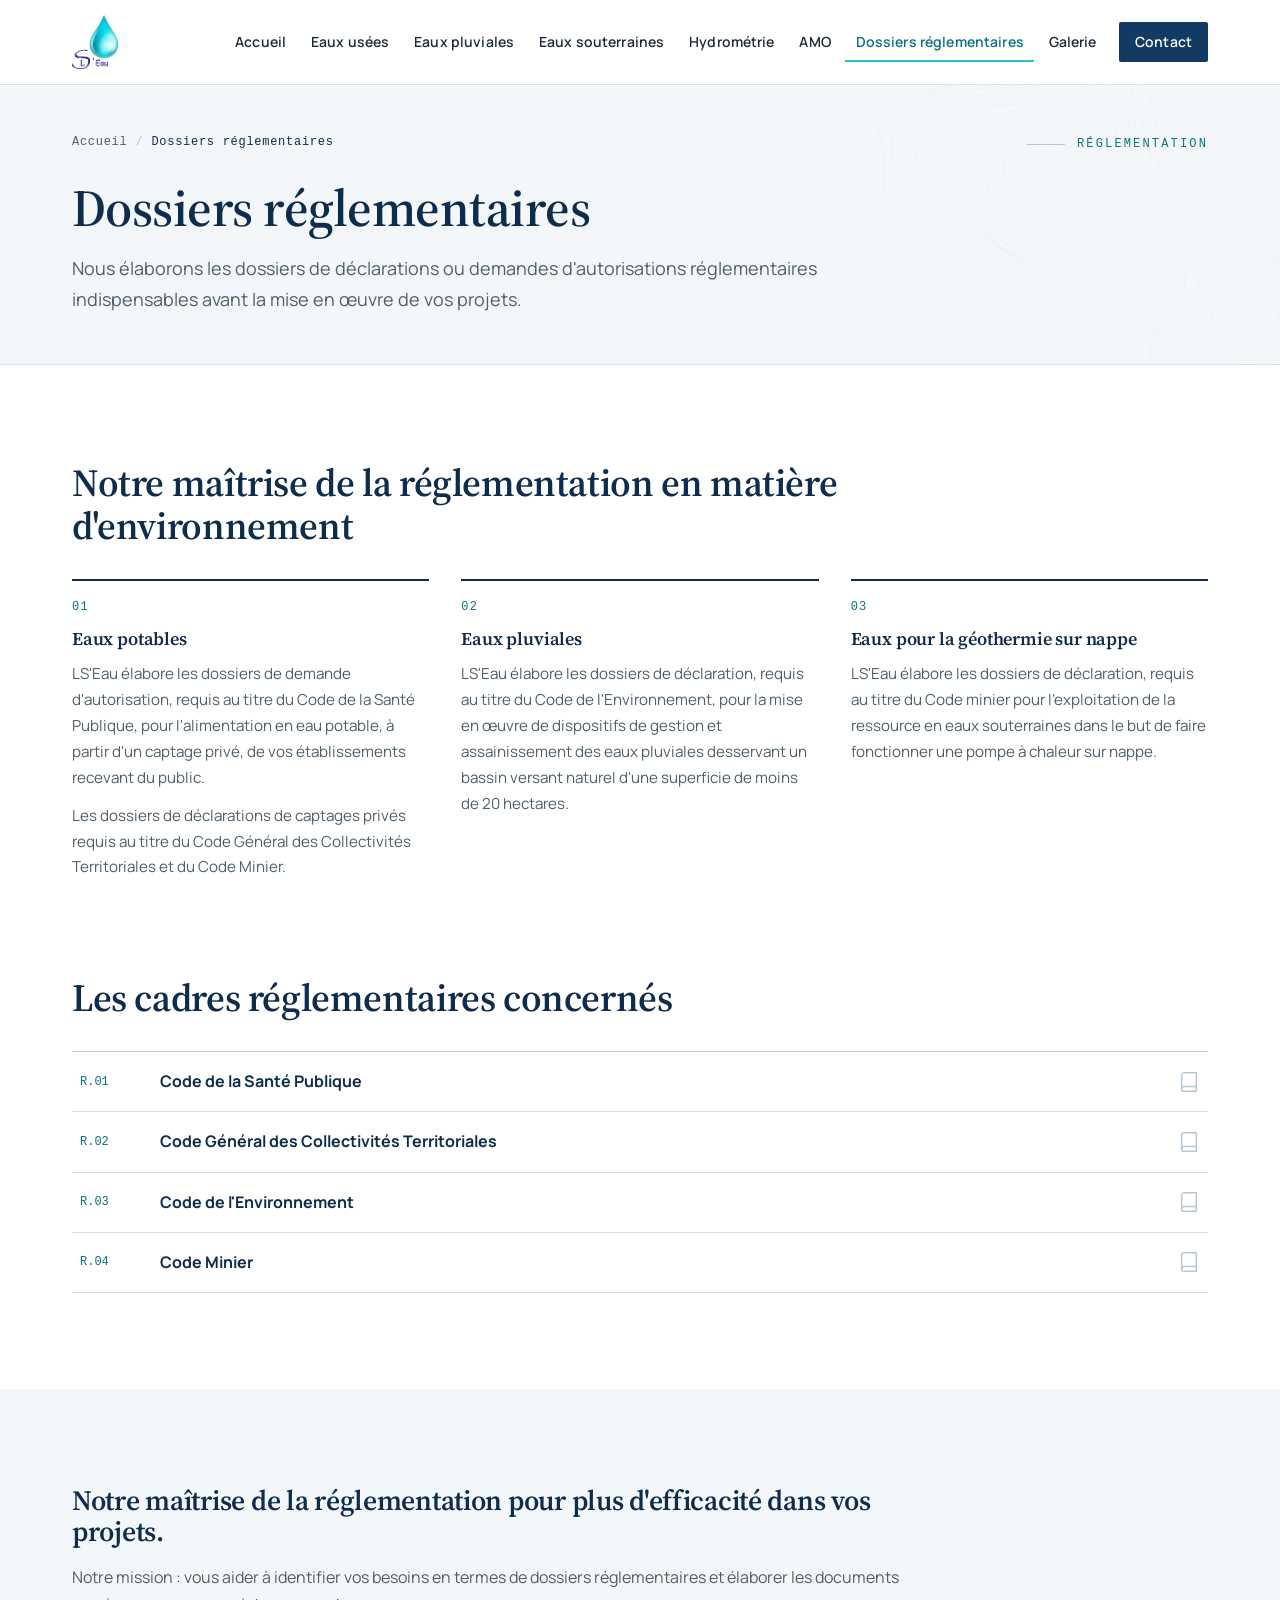
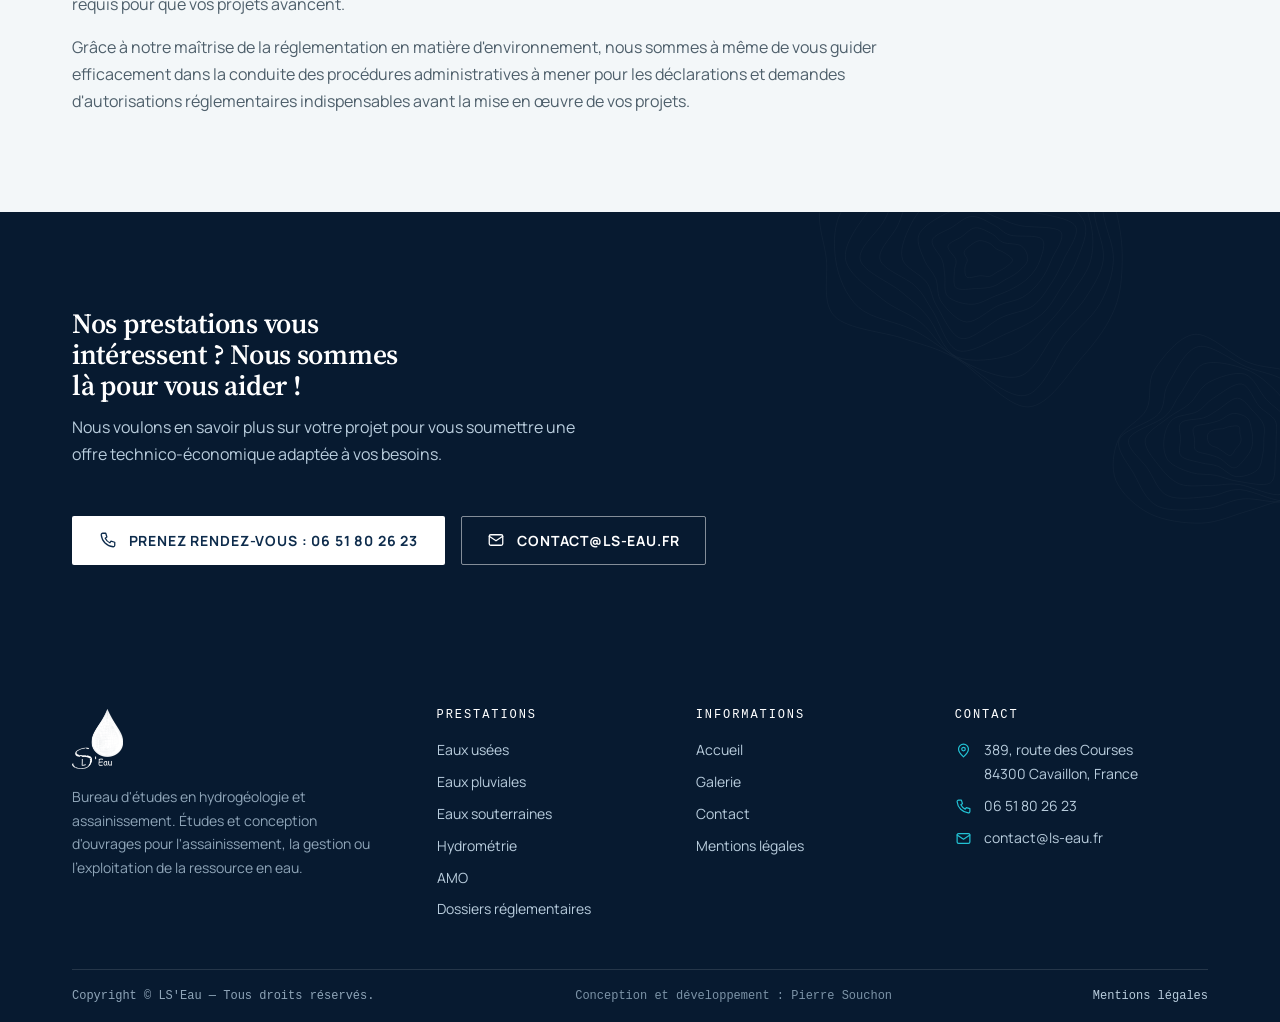
<file: dossiers-reglementaires/index.html>
<!DOCTYPE html>
<html lang="fr">
<head>
  <meta charset="utf-8">
  <meta name="viewport" content="width=device-width, initial-scale=1">
  <title>Dossiers réglementaires — LS'Eau, bureau d'études en hydrogéologie et assainissement</title>
  <meta name="description" content="LS'Eau Bureau d'études en hydrogéologie et environnement / Dossiers réglementaires pour les captages d'eaux souterraines et filières d'assainissement des eaux usées ou pluviales.">
  <link rel="canonical" href="https://www.ls-eau.fr/dossiers-reglementaires/">
  <meta property="og:type" content="website">
  <meta property="og:site_name" content="LS'Eau">
  <meta property="og:locale" content="fr_FR">
  <meta property="og:title" content="Dossiers réglementaires — LS'Eau, bureau d'études en hydrogéologie et assainissement">
  <meta property="og:description" content="LS'Eau Bureau d'études en hydrogéologie et environnement / Dossiers réglementaires pour les captages d'eaux souterraines et filières d'assainissement des eaux usées ou pluviales.">
  <meta property="og:url" content="https://www.ls-eau.fr/dossiers-reglementaires/">
  <meta property="og:image" content="https://www.ls-eau.fr/assets/images/og-image.jpg">
  <meta name="twitter:card" content="summary_large_image">
  <meta name="theme-color" content="#0e2c4c">
  <link rel="icon" href="../assets/images/favicon.svg" type="image/svg+xml">
  <link rel="icon" href="../assets/images/favicon.png" type="image/png" sizes="57x57">
  <link rel="apple-touch-icon" href="../assets/images/favicon.png">
  <link rel="preload" href="../assets/fonts/manrope-latin-var.woff2" as="font" type="font/woff2" crossorigin>
  <link rel="preload" href="../assets/fonts/source-serif-4-latin-var.woff2" as="font" type="font/woff2" crossorigin>
  <link rel="stylesheet" href="../css/style.css">
  <script>document.documentElement.classList.add("js");</script>
  <script src="../js/main.js" defer></script>
</head>
<body>
<a class="skip-link" href="#main">Aller au contenu</a>
<svg xmlns="http://www.w3.org/2000/svg" class="svg-defs" aria-hidden="true" focusable="false">
  <symbol id="i-menu" viewBox="0 0 24 24"><path d="M4 7h16M4 12h16M4 17h16"/></symbol>
  <symbol id="i-close" viewBox="0 0 24 24"><path d="M6 6l12 12M18 6L6 18"/></symbol>
  <symbol id="i-arrow" viewBox="0 0 24 24"><path d="M4 12h15M13 6l6 6-6 6"/></symbol>
  <symbol id="i-chevron-left" viewBox="0 0 24 24"><path d="M14.5 5.5L8 12l6.5 6.5"/></symbol>
  <symbol id="i-chevron-right" viewBox="0 0 24 24"><path d="M9.5 5.5L16 12l-6.5 6.5"/></symbol>
  <symbol id="i-phone" viewBox="0 0 24 24"><path d="M5 3h4l1.5 5-2.2 1.6a13 13 0 0 0 6.1 6.1L16 13.5l5 1.5v4a2 2 0 0 1-2.2 2A17.5 17.5 0 0 1 3 5.2 2 2 0 0 1 5 3z"/></symbol>
  <symbol id="i-mail" viewBox="0 0 24 24"><rect x="3" y="5" width="18" height="14" rx="2"/><path d="M3 7l9 6 9-6"/></symbol>
  <symbol id="i-pin" viewBox="0 0 24 24"><path d="M12 21s-7-6.1-7-11a7 7 0 0 1 14 0c0 4.9-7 11-7 11z"/><circle cx="12" cy="10" r="2.5"/></symbol>
  <symbol id="i-droplet" viewBox="0 0 24 24"><path d="M12 3c3.5 4.2 6 7.4 6 10.2a6 6 0 0 1-12 0C6 10.4 8.5 7.2 12 3z"/></symbol>
  <symbol id="i-rain" viewBox="0 0 24 24"><path d="M7 14a4.5 4.5 0 1 1 .9-8.9A5.5 5.5 0 0 1 18.6 7.3 3.8 3.8 0 0 1 17.5 14H7z"/><path d="M8 17l-1 3M12 17l-1 3M16 17l-1 3"/></symbol>
  <symbol id="i-layers" viewBox="0 0 24 24"><path d="M12 3l9 5-9 5-9-5 9-5z"/><path d="M3 12.5l9 5 9-5"/><path d="M3 17l9 5 9-5"/></symbol>
  <symbol id="i-gauge" viewBox="0 0 24 24"><path d="M4 15a8 8 0 0 1 16 0"/><path d="M12 15l3.5-3.5"/><circle cx="12" cy="15" r="1.2"/><path d="M2.5 15H4M20 15h1.5"/></symbol>
  <symbol id="i-helmet" viewBox="0 0 24 24"><path d="M5 16a7 7 0 0 1 14 0"/><path d="M3 16h18v2.5H3z"/><path d="M12 9v7"/></symbol>
  <symbol id="i-file" viewBox="0 0 24 24"><path d="M6 2h8l5 5v15H6z"/><path d="M14 2v5h5"/><path d="M9 12h6M9 16h6"/></symbol>
  <symbol id="i-chat" viewBox="0 0 24 24"><path d="M4 4h16v12H10l-6 5V4z"/></symbol>
  <symbol id="i-target" viewBox="0 0 24 24"><circle cx="12" cy="12" r="8.5"/><circle cx="12" cy="12" r="4.5"/><circle cx="12" cy="12" r="1"/></symbol>
  <symbol id="i-check" viewBox="0 0 24 24"><circle cx="12" cy="12" r="9"/><path d="M8 12.5l2.8 2.8 5.7-6"/></symbol>
  <symbol id="i-book" viewBox="0 0 24 24"><path d="M4 19.5A2.5 2.5 0 0 1 6.5 17H20"/><path d="M6.5 2H20v20H6.5A2.5 2.5 0 0 1 4 19.5v-15A2.5 2.5 0 0 1 6.5 2z"/></symbol>
</svg>
<header class="site-header">
  <div class="container header-inner">
    <a class="brand" href="../">
      <img src="../assets/images/ls-eau-logo.png" alt="LS'Eau — bureau d'études en hydrogéologie et assainissement" width="203" height="240">
    </a>
    <button class="nav-toggle" type="button" aria-expanded="false" aria-controls="main-nav">
      <svg class="icon" aria-hidden="true"><use href="#i-menu"/></svg>
      Menu
    </button>
    <nav id="main-nav" class="main-nav" aria-label="Navigation principale">
      <ul>
        <li><a href="../">Accueil</a></li>
        <li><a href="../assainissement/">Eaux usées</a></li>
        <li><a href="../eaux-pluviales/">Eaux pluviales</a></li>
        <li><a href="../eaux-souterraines/">Eaux souterraines</a></li>
        <li><a href="../hydrometrie/">Hydrométrie</a></li>
        <li><a href="../amo/">AMO</a></li>
        <li><a href="../dossiers-reglementaires/" aria-current="page">Dossiers réglementaires</a></li>
        <li><a href="../galerie/">Galerie</a></li>
        <li class="nav-contact"><a href="../nous-contacter/">Contact</a></li>
      </ul>
    </nav>
  </div>
</header>
<main id="main">
<div class="page-head">
  <span class="contours contours--ink" aria-hidden="true"></span>
  <div class="container">
    <div class="page-head__top">
    <nav class="breadcrumb" aria-label="Fil d'Ariane">
      <ol>
        <li><a href="../">Accueil</a></li>
        <li aria-current="page">Dossiers réglementaires</li>
      </ol>
    </nav>
      <p class="page-head__label">Réglementation</p>
    </div>
    <h1>Dossiers réglementaires</h1>
    <p class="lead">Nous élaborons les dossiers de déclarations ou demandes d'autorisations réglementaires indispensables avant la mise en œuvre de vos projets.</p>
  </div>
</div>

<section class="section" aria-labelledby="expertise-title">
  <div class="container">
    <div class="expertise-intro" data-reveal>
      <h2 id="expertise-title">Notre maîtrise de la réglementation en matière d'environnement</h2>
    </div>
    <ul class="study-grid">
    <li class="study-card" data-reveal style="--rd:0.00s">
      <span class="study-card__index">01</span>
      <h3>Eaux potables</h3>
        <p>LS'Eau élabore les dossiers de demande d'autorisation, requis au titre du Code de la Santé Publique, pour l'alimentation en eau potable, à partir d'un captage privé, de vos établissements recevant du public.</p>
        <p>Les dossiers de déclarations de captages privés requis au titre du Code Général des Collectivités Territoriales et du Code Minier.</p>
    </li>
    <li class="study-card" data-reveal style="--rd:0.07s">
      <span class="study-card__index">02</span>
      <h3>Eaux pluviales</h3>
        <p>LS'Eau élabore les dossiers de déclaration, requis au titre du Code de l'Environnement, pour la mise en œuvre de dispositifs de gestion et assainissement des eaux pluviales desservant un bassin versant naturel d'une superficie de moins de 20 hectares.</p>
    </li>
    <li class="study-card" data-reveal style="--rd:0.14s">
      <span class="study-card__index">03</span>
      <h3>Eaux pour la géothermie sur nappe</h3>
        <p>LS'Eau élabore les dossiers de déclaration, requis au titre du Code minier pour l'exploitation de la ressource en eaux souterraines dans le but de faire fonctionner une pompe à chaleur sur nappe.</p>
    </li>
    </ul>
  </div>
</section>

<section class="section section--tight-top" aria-labelledby="codes-title">
  <div class="container">
    <div data-reveal><h2 id="codes-title">Les cadres réglementaires concernés</h2></div>
    <ul class="code-register">
      <li data-reveal><span class="code-register__num">R.01</span><span class="code-register__name">Code de la Santé Publique</span><svg class="icon" aria-hidden="true"><use href="#i-book"/></svg></li>
      <li data-reveal style="--rd:.06s"><span class="code-register__num">R.02</span><span class="code-register__name">Code Général des Collectivités Territoriales</span><svg class="icon" aria-hidden="true"><use href="#i-book"/></svg></li>
      <li data-reveal style="--rd:.12s"><span class="code-register__num">R.03</span><span class="code-register__name">Code de l'Environnement</span><svg class="icon" aria-hidden="true"><use href="#i-book"/></svg></li>
      <li data-reveal style="--rd:.18s"><span class="code-register__num">R.04</span><span class="code-register__name">Code Minier</span><svg class="icon" aria-hidden="true"><use href="#i-book"/></svg></li>
    </ul>
  </div>
</section>

<section class="section section--alt" aria-labelledby="engagement-title">
  <span class="contours contours--paper" aria-hidden="true"></span>
  <div class="container">
    <div class="commitment commitment--text">
      <div data-reveal>
        <h2 id="engagement-title">Notre maîtrise de la réglementation pour plus d'efficacité dans vos projets.</h2>
        <p>Notre mission : vous aider à identifier vos besoins en termes de dossiers réglementaires et élaborer les documents requis pour que vos projets avancent.</p>
        <p>Grâce à notre maîtrise de la réglementation en matière d'environnement, nous sommes à même de vous guider efficacement dans la conduite des procédures administratives à mener pour les déclarations et demandes d'autorisations réglementaires indispensables avant la mise en œuvre de vos projets.</p>
      </div>
    </div>
  </div>
</section>

<section class="section cta-band" aria-labelledby="cta-title">
  <span class="contours contours--paper" aria-hidden="true"></span>
  <div class="container cta-band__inner">
    <div data-reveal>
      <h2 id="cta-title">Nos prestations vous intéressent ? Nous sommes là pour vous aider !</h2>
      <p>Nous voulons en savoir plus sur votre projet pour vous soumettre une offre technico-économique adaptée à vos besoins.</p>
    </div>
    <div class="cta-band__actions" data-reveal style="--rd:.12s">
      <a class="btn btn--light" href="tel:+33651802623">
        <svg class="icon" aria-hidden="true"><use href="#i-phone"/></svg>
        Prenez rendez-vous : 06 51 80 26 23
      </a>
      <a class="btn btn--ghost-light" href="mailto:contact@ls-eau.fr">
        <svg class="icon" aria-hidden="true"><use href="#i-mail"/></svg>
        contact@ls-eau.fr
      </a>
    </div>
  </div>
</section>
</main>
<footer class="site-footer">
  <div class="container">
    <div class="footer-grid">
      <div class="footer-brand">
        <img src="../assets/images/ls-eau-logo.png" alt="LS'Eau" width="203" height="240" loading="lazy">
        <p>Bureau d'études en hydrogéologie et assainissement. Études et conception d'ouvrages pour l'assainissement, la gestion ou l'exploitation de la ressource en eau.</p>
      </div>
      <nav aria-label="Prestations">
        <h2>Prestations</h2>
        <ul>
          <li><a href="../assainissement/">Eaux usées</a></li>
          <li><a href="../eaux-pluviales/">Eaux pluviales</a></li>
          <li><a href="../eaux-souterraines/">Eaux souterraines</a></li>
          <li><a href="../hydrometrie/">Hydrométrie</a></li>
          <li><a href="../amo/">AMO</a></li>
          <li><a href="../dossiers-reglementaires/">Dossiers réglementaires</a></li>
        </ul>
      </nav>
      <nav aria-label="Informations">
        <h2>Informations</h2>
        <ul>
          <li><a href="../">Accueil</a></li>
          <li><a href="../galerie/">Galerie</a></li>
          <li><a href="../nous-contacter/">Contact</a></li>
          <li><a href="../mentions-legales/">Mentions légales</a></li>
        </ul>
      </nav>
      <div>
        <h2>Contact</h2>
        <ul class="footer-contact">
          <li>
            <svg class="icon" aria-hidden="true"><use href="#i-pin"/></svg>
            <span>389, route des Courses<br>84300 Cavaillon, France</span>
          </li>
          <li>
            <svg class="icon" aria-hidden="true"><use href="#i-phone"/></svg>
            <a href="tel:+33651802623">06 51 80 26 23</a>
          </li>
          <li>
            <svg class="icon" aria-hidden="true"><use href="#i-mail"/></svg>
            <a href="mailto:contact@ls-eau.fr">contact@ls-eau.fr</a>
          </li>
        </ul>
      </div>
    </div>
    <div class="footer-bottom">
      <p>Copyright © LS'Eau — Tous droits réservés.</p>
      <p class="footer-credit">Conception et développement : Pierre Souchon</p>
      <p><a href="../mentions-legales/">Mentions légales</a></p>
    </div>
  </div>
</footer>

</body>
</html>
</file>
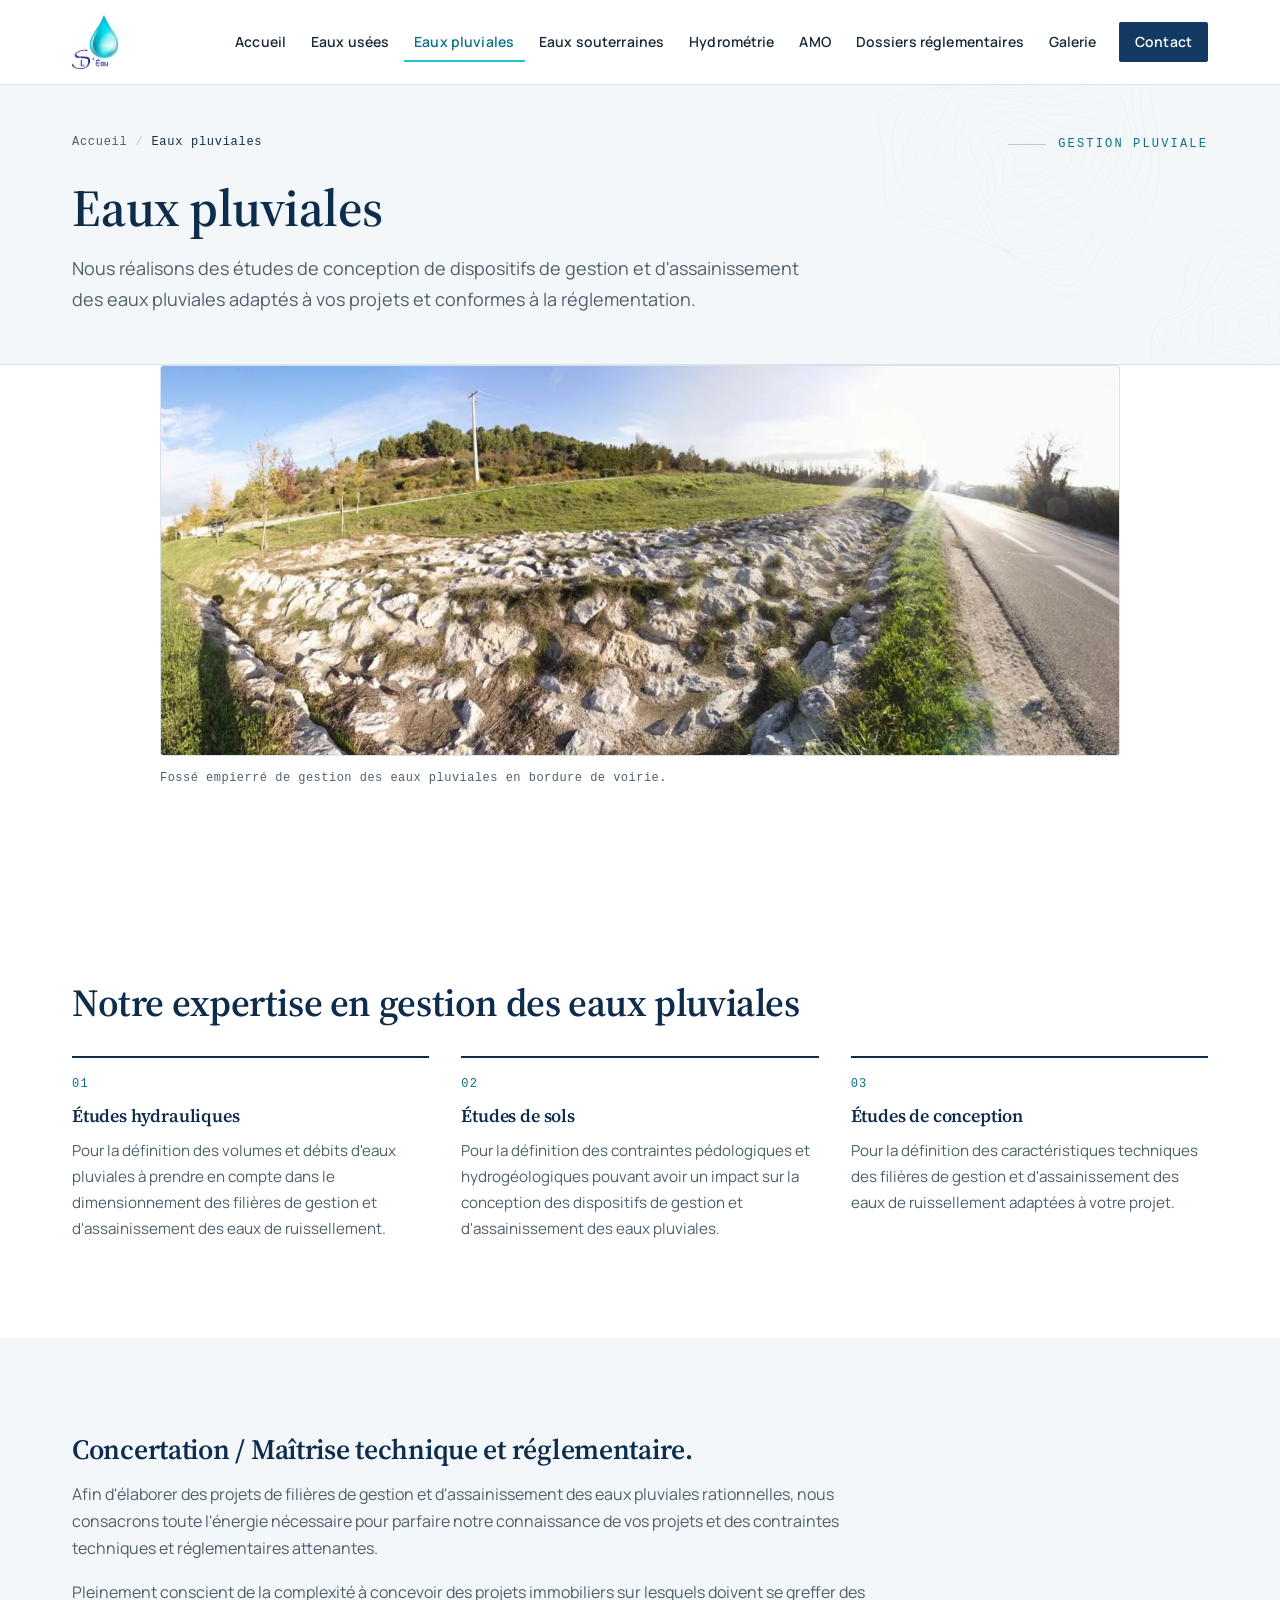
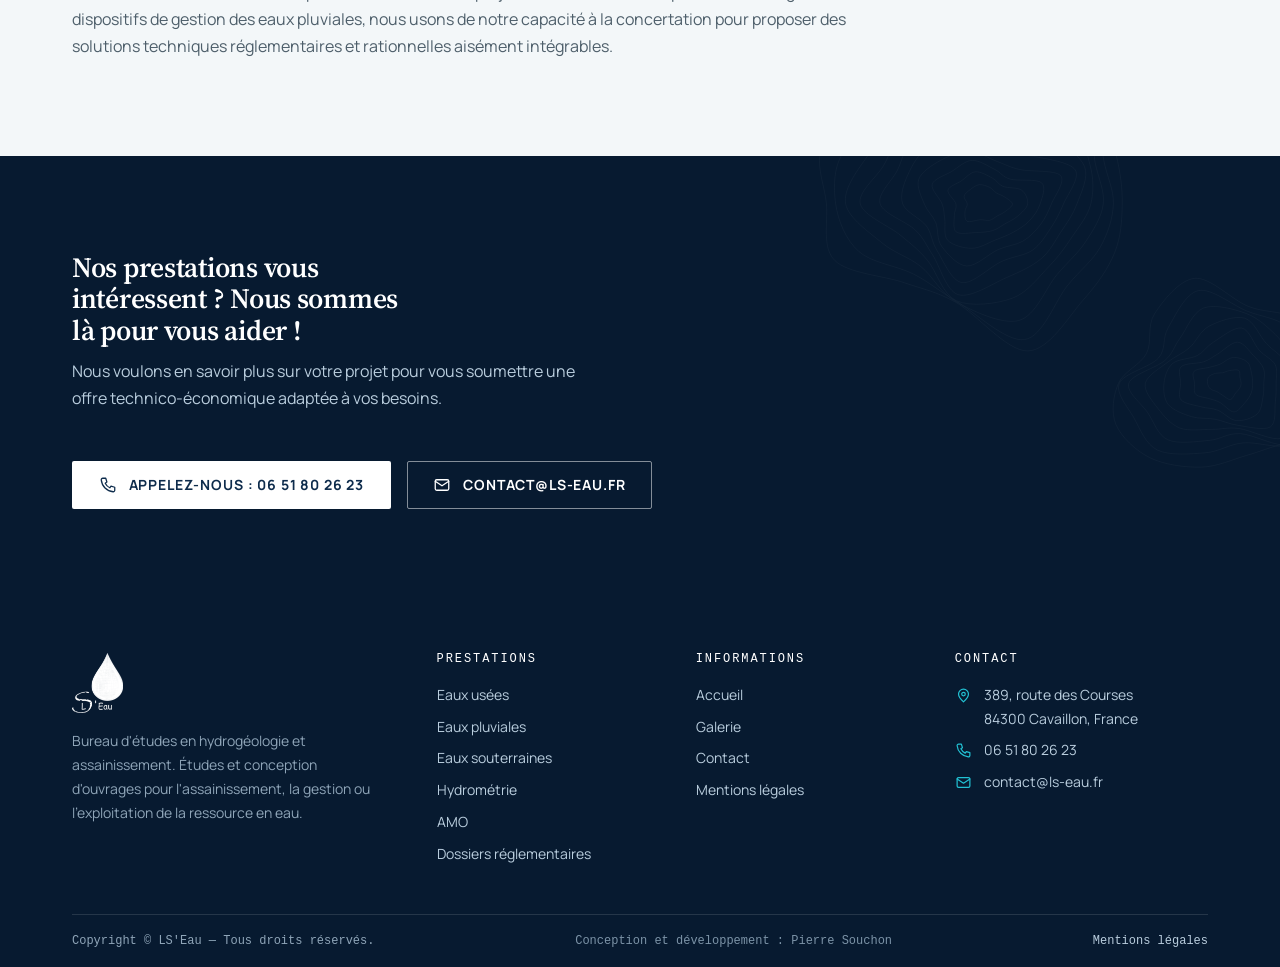
<file: eaux-pluviales/index.html>
<!DOCTYPE html>
<html lang="fr">
<head>
  <meta charset="utf-8">
  <meta name="viewport" content="width=device-width, initial-scale=1">
  <title>Eaux pluviales — LS'Eau, bureau d'études en hydrogéologie et assainissement</title>
  <meta name="description" content="LS'Eau Bureau d'études en hydrogéologie et environnement / études de conception de dispositifs de gestion et d'assainissement des eaux pluviales">
  <link rel="canonical" href="https://www.ls-eau.fr/eaux-pluviales/">
  <meta property="og:type" content="website">
  <meta property="og:site_name" content="LS'Eau">
  <meta property="og:locale" content="fr_FR">
  <meta property="og:title" content="Eaux pluviales — LS'Eau, bureau d'études en hydrogéologie et assainissement">
  <meta property="og:description" content="LS'Eau Bureau d'études en hydrogéologie et environnement / études de conception de dispositifs de gestion et d'assainissement des eaux pluviales">
  <meta property="og:url" content="https://www.ls-eau.fr/eaux-pluviales/">
  <meta property="og:image" content="https://www.ls-eau.fr/assets/images/og-image.jpg">
  <meta name="twitter:card" content="summary_large_image">
  <meta name="theme-color" content="#0e2c4c">
  <link rel="icon" href="../assets/images/favicon.svg" type="image/svg+xml">
  <link rel="icon" href="../assets/images/favicon.png" type="image/png" sizes="57x57">
  <link rel="apple-touch-icon" href="../assets/images/favicon.png">
  <link rel="preload" href="../assets/fonts/manrope-latin-var.woff2" as="font" type="font/woff2" crossorigin>
  <link rel="preload" href="../assets/fonts/source-serif-4-latin-var.woff2" as="font" type="font/woff2" crossorigin>
  <link rel="stylesheet" href="../css/style.css">
  <script>document.documentElement.classList.add("js");</script>
  <script src="../js/main.js" defer></script>
</head>
<body>
<a class="skip-link" href="#main">Aller au contenu</a>
<svg xmlns="http://www.w3.org/2000/svg" class="svg-defs" aria-hidden="true" focusable="false">
  <symbol id="i-menu" viewBox="0 0 24 24"><path d="M4 7h16M4 12h16M4 17h16"/></symbol>
  <symbol id="i-close" viewBox="0 0 24 24"><path d="M6 6l12 12M18 6L6 18"/></symbol>
  <symbol id="i-arrow" viewBox="0 0 24 24"><path d="M4 12h15M13 6l6 6-6 6"/></symbol>
  <symbol id="i-chevron-left" viewBox="0 0 24 24"><path d="M14.5 5.5L8 12l6.5 6.5"/></symbol>
  <symbol id="i-chevron-right" viewBox="0 0 24 24"><path d="M9.5 5.5L16 12l-6.5 6.5"/></symbol>
  <symbol id="i-phone" viewBox="0 0 24 24"><path d="M5 3h4l1.5 5-2.2 1.6a13 13 0 0 0 6.1 6.1L16 13.5l5 1.5v4a2 2 0 0 1-2.2 2A17.5 17.5 0 0 1 3 5.2 2 2 0 0 1 5 3z"/></symbol>
  <symbol id="i-mail" viewBox="0 0 24 24"><rect x="3" y="5" width="18" height="14" rx="2"/><path d="M3 7l9 6 9-6"/></symbol>
  <symbol id="i-pin" viewBox="0 0 24 24"><path d="M12 21s-7-6.1-7-11a7 7 0 0 1 14 0c0 4.9-7 11-7 11z"/><circle cx="12" cy="10" r="2.5"/></symbol>
  <symbol id="i-droplet" viewBox="0 0 24 24"><path d="M12 3c3.5 4.2 6 7.4 6 10.2a6 6 0 0 1-12 0C6 10.4 8.5 7.2 12 3z"/></symbol>
  <symbol id="i-rain" viewBox="0 0 24 24"><path d="M7 14a4.5 4.5 0 1 1 .9-8.9A5.5 5.5 0 0 1 18.6 7.3 3.8 3.8 0 0 1 17.5 14H7z"/><path d="M8 17l-1 3M12 17l-1 3M16 17l-1 3"/></symbol>
  <symbol id="i-layers" viewBox="0 0 24 24"><path d="M12 3l9 5-9 5-9-5 9-5z"/><path d="M3 12.5l9 5 9-5"/><path d="M3 17l9 5 9-5"/></symbol>
  <symbol id="i-gauge" viewBox="0 0 24 24"><path d="M4 15a8 8 0 0 1 16 0"/><path d="M12 15l3.5-3.5"/><circle cx="12" cy="15" r="1.2"/><path d="M2.5 15H4M20 15h1.5"/></symbol>
  <symbol id="i-helmet" viewBox="0 0 24 24"><path d="M5 16a7 7 0 0 1 14 0"/><path d="M3 16h18v2.5H3z"/><path d="M12 9v7"/></symbol>
  <symbol id="i-file" viewBox="0 0 24 24"><path d="M6 2h8l5 5v15H6z"/><path d="M14 2v5h5"/><path d="M9 12h6M9 16h6"/></symbol>
  <symbol id="i-chat" viewBox="0 0 24 24"><path d="M4 4h16v12H10l-6 5V4z"/></symbol>
  <symbol id="i-target" viewBox="0 0 24 24"><circle cx="12" cy="12" r="8.5"/><circle cx="12" cy="12" r="4.5"/><circle cx="12" cy="12" r="1"/></symbol>
  <symbol id="i-check" viewBox="0 0 24 24"><circle cx="12" cy="12" r="9"/><path d="M8 12.5l2.8 2.8 5.7-6"/></symbol>
  <symbol id="i-book" viewBox="0 0 24 24"><path d="M4 19.5A2.5 2.5 0 0 1 6.5 17H20"/><path d="M6.5 2H20v20H6.5A2.5 2.5 0 0 1 4 19.5v-15A2.5 2.5 0 0 1 6.5 2z"/></symbol>
</svg>
<header class="site-header">
  <div class="container header-inner">
    <a class="brand" href="../">
      <img src="../assets/images/ls-eau-logo.png" alt="LS'Eau — bureau d'études en hydrogéologie et assainissement" width="203" height="240">
    </a>
    <button class="nav-toggle" type="button" aria-expanded="false" aria-controls="main-nav">
      <svg class="icon" aria-hidden="true"><use href="#i-menu"/></svg>
      Menu
    </button>
    <nav id="main-nav" class="main-nav" aria-label="Navigation principale">
      <ul>
        <li><a href="../">Accueil</a></li>
        <li><a href="../assainissement/">Eaux usées</a></li>
        <li><a href="../eaux-pluviales/" aria-current="page">Eaux pluviales</a></li>
        <li><a href="../eaux-souterraines/">Eaux souterraines</a></li>
        <li><a href="../hydrometrie/">Hydrométrie</a></li>
        <li><a href="../amo/">AMO</a></li>
        <li><a href="../dossiers-reglementaires/">Dossiers réglementaires</a></li>
        <li><a href="../galerie/">Galerie</a></li>
        <li class="nav-contact"><a href="../nous-contacter/">Contact</a></li>
      </ul>
    </nav>
  </div>
</header>
<main id="main">
<div class="page-head">
  <span class="contours contours--ink" aria-hidden="true"></span>
  <div class="container">
    <div class="page-head__top">
    <nav class="breadcrumb" aria-label="Fil d'Ariane">
      <ol>
        <li><a href="../">Accueil</a></li>
        <li aria-current="page">Eaux pluviales</li>
      </ol>
    </nav>
      <p class="page-head__label">Gestion pluviale</p>
    </div>
    <h1>Eaux pluviales</h1>
    <p class="lead">Nous réalisons des études de conception de dispositifs de gestion et d'assainissement des eaux pluviales adaptés à vos projets et conformes à la réglementation.</p>
  </div>
</div>

<section class="section section--tight-top" aria-label="Photographie de réalisation">
  <div class="container">
<figure class="photo-band" data-reveal>
  <img src="../assets/images/drainage-ditch-1413w.webp" srcset="../assets/images/drainage-ditch-640w.webp 640w, ../assets/images/drainage-ditch-1280w.webp 1280w, ../assets/images/drainage-ditch-1413w.webp 1413w" sizes="(min-width: 960px) 960px, 100vw" width="1413" height="576" alt="Fossé empierré longeant une route, destiné à la gestion des eaux pluviales" loading="lazy" decoding="async">
  <figcaption>Fossé empierré de gestion des eaux pluviales en bordure de voirie.</figcaption>
</figure>
  </div>
</section>
<section class="section" aria-labelledby="expertise-title">
  <div class="container">
    <div class="expertise-intro" data-reveal>
      <h2 id="expertise-title">Notre expertise en gestion des eaux pluviales</h2>
    </div>
    <ul class="study-grid">
    <li class="study-card" data-reveal style="--rd:0.00s">
      <span class="study-card__index">01</span>
      <h3>Études hydrauliques</h3>
        <p>Pour la définition des volumes et débits d'eaux pluviales à prendre en compte dans le dimensionnement des filières de gestion et d'assainissement des eaux de ruissellement.</p>
    </li>
    <li class="study-card" data-reveal style="--rd:0.07s">
      <span class="study-card__index">02</span>
      <h3>Études de sols</h3>
        <p>Pour la définition des contraintes pédologiques et hydrogéologiques pouvant avoir un impact sur la conception des dispositifs de gestion et d'assainissement des eaux pluviales.</p>
    </li>
    <li class="study-card" data-reveal style="--rd:0.14s">
      <span class="study-card__index">03</span>
      <h3>Études de conception</h3>
        <p>Pour la définition des caractéristiques techniques des filières de gestion et d'assainissement des eaux de ruissellement adaptées à votre projet.</p>
    </li>
    </ul>
  </div>
</section>

<section class="section section--alt" aria-labelledby="engagement-title">
  <span class="contours contours--paper" aria-hidden="true"></span>
  <div class="container">
    <div class="commitment commitment--text">
      <div data-reveal>
        <h2 id="engagement-title">Concertation / Maîtrise technique et réglementaire.</h2>
        <p>Afin d'élaborer des projets de filières de gestion et d'assainissement des eaux pluviales rationnelles, nous consacrons toute l'énergie nécessaire pour parfaire notre connaissance de vos projets et des contraintes techniques et réglementaires attenantes.</p>
        <p>Pleinement conscient de la complexité à concevoir des projets immobiliers sur lesquels doivent se greffer des dispositifs de gestion des eaux pluviales, nous usons de notre capacité à la concertation pour proposer des solutions techniques réglementaires et rationnelles aisément intégrables.</p>
      </div>
    </div>
  </div>
</section>

<section class="section cta-band" aria-labelledby="cta-title">
  <span class="contours contours--paper" aria-hidden="true"></span>
  <div class="container cta-band__inner">
    <div data-reveal>
      <h2 id="cta-title">Nos prestations vous intéressent ? Nous sommes là pour vous aider !</h2>
      <p>Nous voulons en savoir plus sur votre projet pour vous soumettre une offre technico-économique adaptée à vos besoins.</p>
    </div>
    <div class="cta-band__actions" data-reveal style="--rd:.12s">
      <a class="btn btn--light" href="tel:+33651802623">
        <svg class="icon" aria-hidden="true"><use href="#i-phone"/></svg>
        Appelez-nous : 06 51 80 26 23
      </a>
      <a class="btn btn--ghost-light" href="mailto:contact@ls-eau.fr">
        <svg class="icon" aria-hidden="true"><use href="#i-mail"/></svg>
        contact@ls-eau.fr
      </a>
    </div>
  </div>
</section>
</main>
<footer class="site-footer">
  <div class="container">
    <div class="footer-grid">
      <div class="footer-brand">
        <img src="../assets/images/ls-eau-logo.png" alt="LS'Eau" width="203" height="240" loading="lazy">
        <p>Bureau d'études en hydrogéologie et assainissement. Études et conception d'ouvrages pour l'assainissement, la gestion ou l'exploitation de la ressource en eau.</p>
      </div>
      <nav aria-label="Prestations">
        <h2>Prestations</h2>
        <ul>
          <li><a href="../assainissement/">Eaux usées</a></li>
          <li><a href="../eaux-pluviales/">Eaux pluviales</a></li>
          <li><a href="../eaux-souterraines/">Eaux souterraines</a></li>
          <li><a href="../hydrometrie/">Hydrométrie</a></li>
          <li><a href="../amo/">AMO</a></li>
          <li><a href="../dossiers-reglementaires/">Dossiers réglementaires</a></li>
        </ul>
      </nav>
      <nav aria-label="Informations">
        <h2>Informations</h2>
        <ul>
          <li><a href="../">Accueil</a></li>
          <li><a href="../galerie/">Galerie</a></li>
          <li><a href="../nous-contacter/">Contact</a></li>
          <li><a href="../mentions-legales/">Mentions légales</a></li>
        </ul>
      </nav>
      <div>
        <h2>Contact</h2>
        <ul class="footer-contact">
          <li>
            <svg class="icon" aria-hidden="true"><use href="#i-pin"/></svg>
            <span>389, route des Courses<br>84300 Cavaillon, France</span>
          </li>
          <li>
            <svg class="icon" aria-hidden="true"><use href="#i-phone"/></svg>
            <a href="tel:+33651802623">06 51 80 26 23</a>
          </li>
          <li>
            <svg class="icon" aria-hidden="true"><use href="#i-mail"/></svg>
            <a href="mailto:contact@ls-eau.fr">contact@ls-eau.fr</a>
          </li>
        </ul>
      </div>
    </div>
    <div class="footer-bottom">
      <p>Copyright © LS'Eau — Tous droits réservés.</p>
      <p class="footer-credit">Conception et développement : Pierre Souchon</p>
      <p><a href="../mentions-legales/">Mentions légales</a></p>
    </div>
  </div>
</footer>

</body>
</html>
</file>
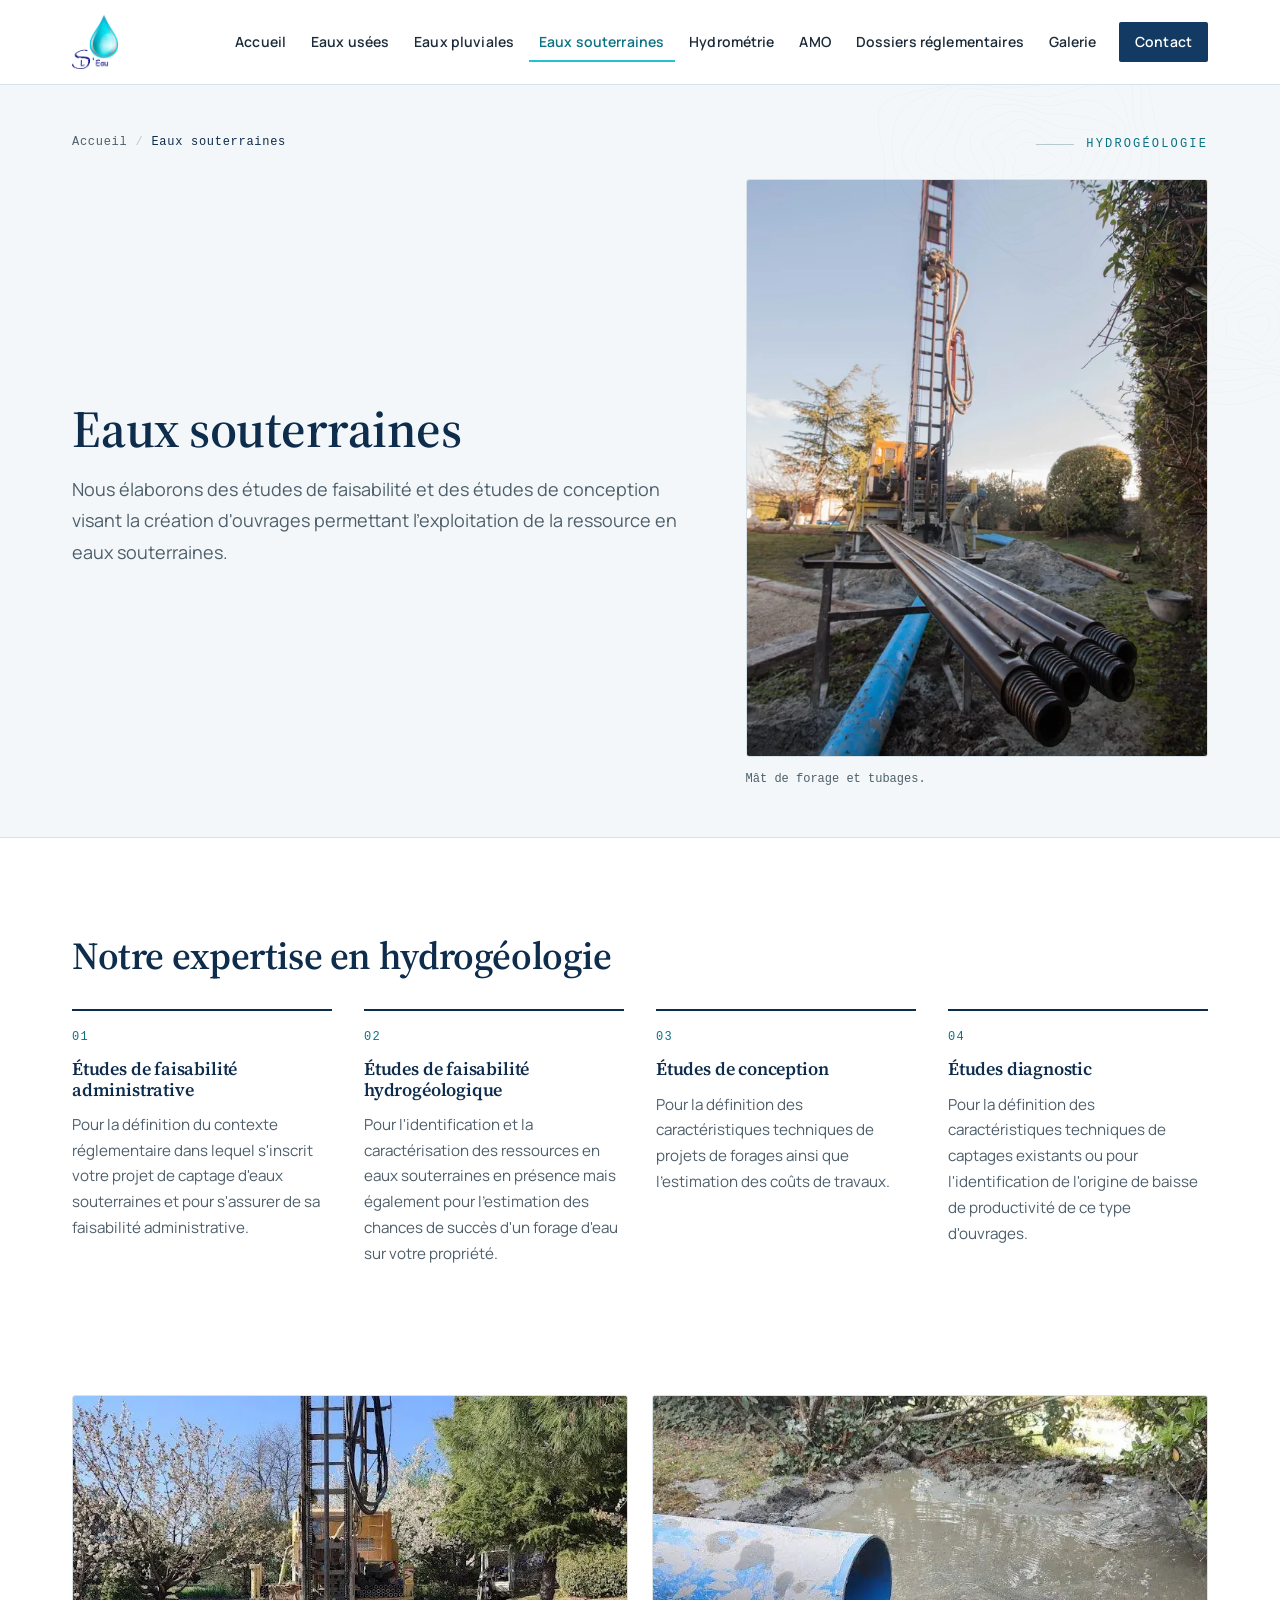
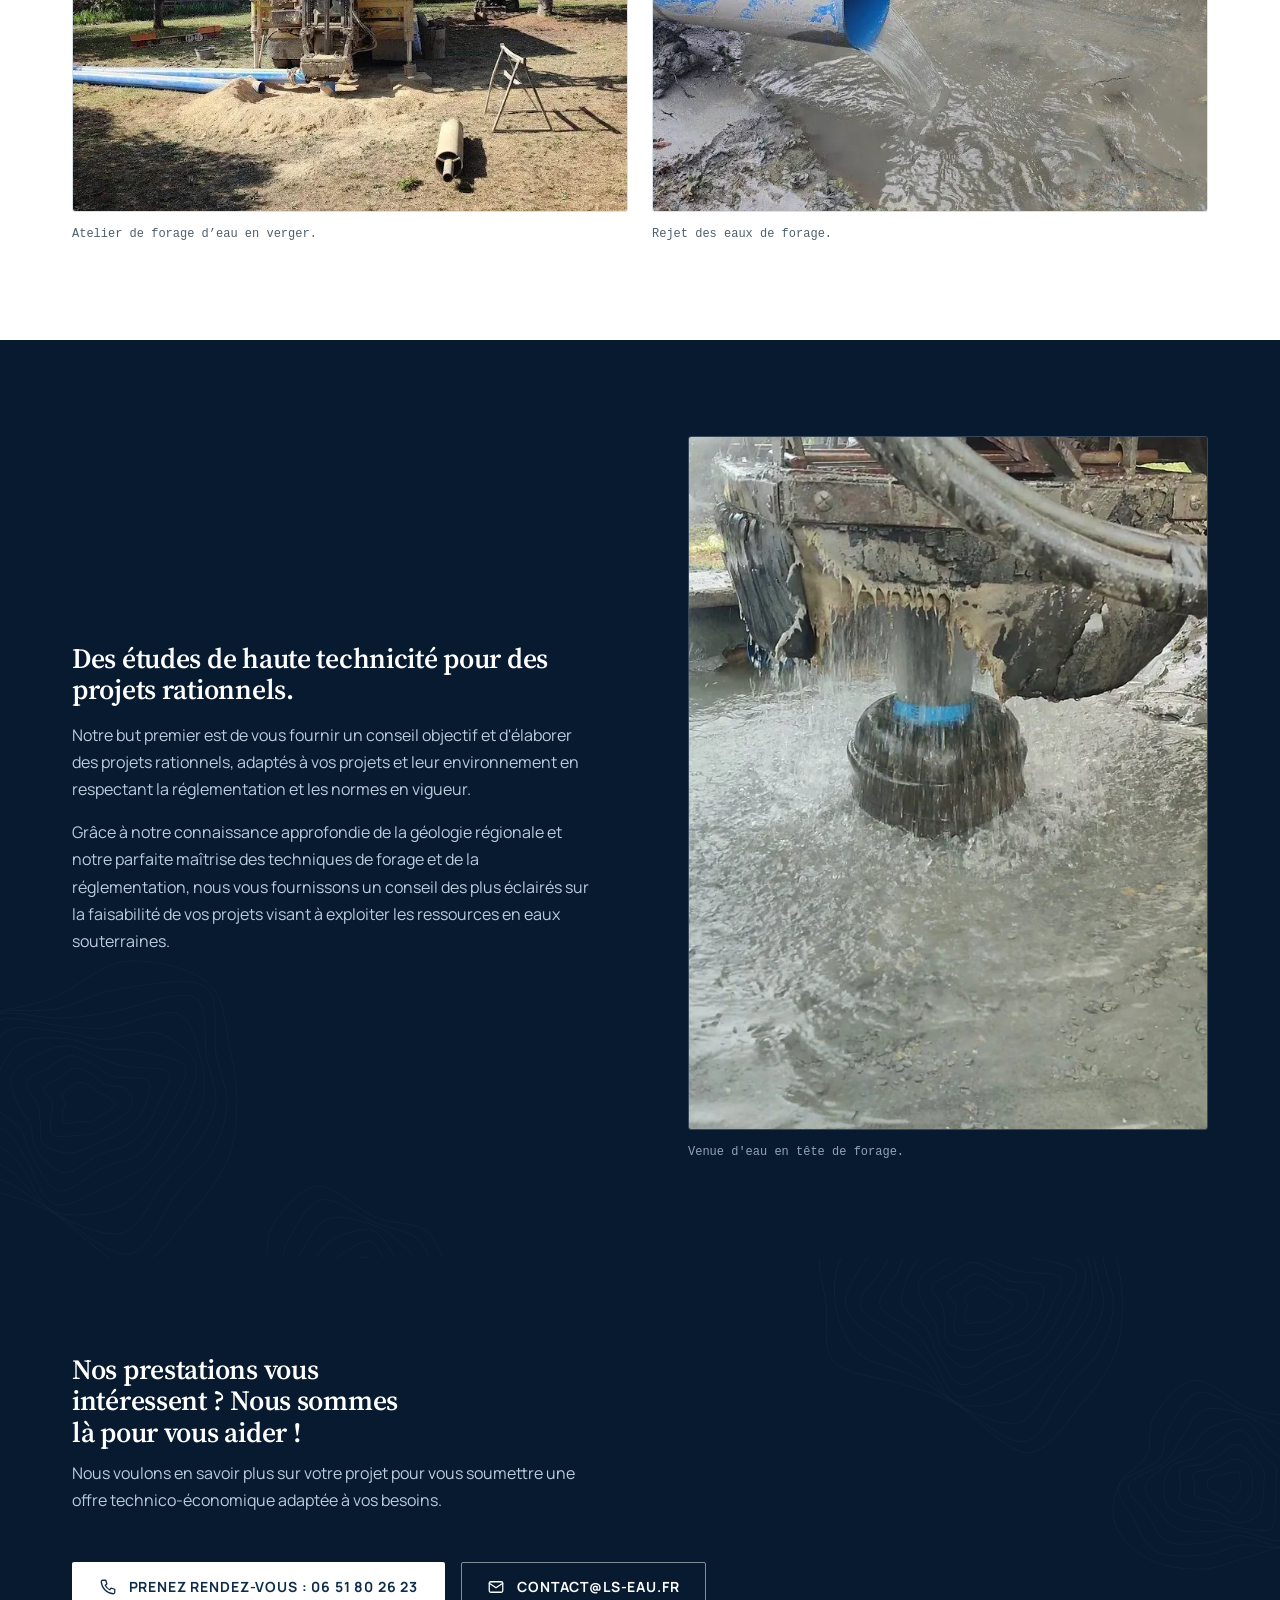
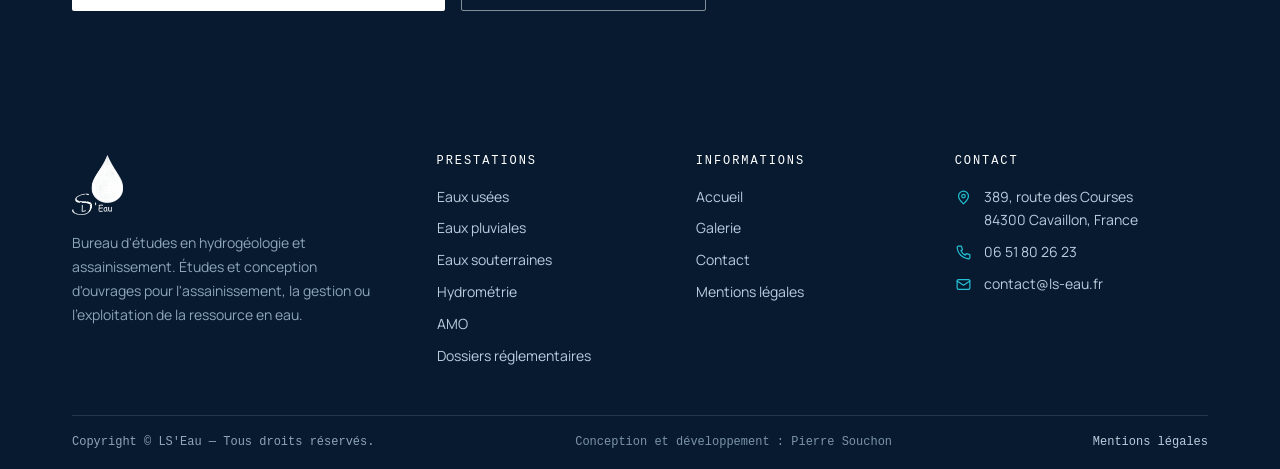
<file: eaux-souterraines/index.html>
<!DOCTYPE html>
<html lang="fr">
<head>
  <meta charset="utf-8">
  <meta name="viewport" content="width=device-width, initial-scale=1">
  <title>Eaux souterraines — LS'Eau, bureau d'études en hydrogéologie et assainissement</title>
  <meta name="description" content="LS'Eau Bureau d'études en hydrogéologie et environnement / Études hydrogéologiques pour la création et la réhabilitation de captages d'eaux souterraines.">
  <link rel="canonical" href="https://www.ls-eau.fr/eaux-souterraines/">
  <meta property="og:type" content="website">
  <meta property="og:site_name" content="LS'Eau">
  <meta property="og:locale" content="fr_FR">
  <meta property="og:title" content="Eaux souterraines — LS'Eau, bureau d'études en hydrogéologie et assainissement">
  <meta property="og:description" content="LS'Eau Bureau d'études en hydrogéologie et environnement / Études hydrogéologiques pour la création et la réhabilitation de captages d'eaux souterraines.">
  <meta property="og:url" content="https://www.ls-eau.fr/eaux-souterraines/">
  <meta property="og:image" content="https://www.ls-eau.fr/assets/images/og-image.jpg">
  <meta name="twitter:card" content="summary_large_image">
  <meta name="theme-color" content="#0e2c4c">
  <link rel="icon" href="../assets/images/favicon.svg" type="image/svg+xml">
  <link rel="icon" href="../assets/images/favicon.png" type="image/png" sizes="57x57">
  <link rel="apple-touch-icon" href="../assets/images/favicon.png">
  <link rel="preload" href="../assets/fonts/manrope-latin-var.woff2" as="font" type="font/woff2" crossorigin>
  <link rel="preload" href="../assets/fonts/source-serif-4-latin-var.woff2" as="font" type="font/woff2" crossorigin>
  <link rel="stylesheet" href="../css/style.css">
  <script>document.documentElement.classList.add("js");</script>
  <script src="../js/main.js" defer></script>
</head>
<body>
<a class="skip-link" href="#main">Aller au contenu</a>
<svg xmlns="http://www.w3.org/2000/svg" class="svg-defs" aria-hidden="true" focusable="false">
  <symbol id="i-menu" viewBox="0 0 24 24"><path d="M4 7h16M4 12h16M4 17h16"/></symbol>
  <symbol id="i-close" viewBox="0 0 24 24"><path d="M6 6l12 12M18 6L6 18"/></symbol>
  <symbol id="i-arrow" viewBox="0 0 24 24"><path d="M4 12h15M13 6l6 6-6 6"/></symbol>
  <symbol id="i-chevron-left" viewBox="0 0 24 24"><path d="M14.5 5.5L8 12l6.5 6.5"/></symbol>
  <symbol id="i-chevron-right" viewBox="0 0 24 24"><path d="M9.5 5.5L16 12l-6.5 6.5"/></symbol>
  <symbol id="i-phone" viewBox="0 0 24 24"><path d="M5 3h4l1.5 5-2.2 1.6a13 13 0 0 0 6.1 6.1L16 13.5l5 1.5v4a2 2 0 0 1-2.2 2A17.5 17.5 0 0 1 3 5.2 2 2 0 0 1 5 3z"/></symbol>
  <symbol id="i-mail" viewBox="0 0 24 24"><rect x="3" y="5" width="18" height="14" rx="2"/><path d="M3 7l9 6 9-6"/></symbol>
  <symbol id="i-pin" viewBox="0 0 24 24"><path d="M12 21s-7-6.1-7-11a7 7 0 0 1 14 0c0 4.9-7 11-7 11z"/><circle cx="12" cy="10" r="2.5"/></symbol>
  <symbol id="i-droplet" viewBox="0 0 24 24"><path d="M12 3c3.5 4.2 6 7.4 6 10.2a6 6 0 0 1-12 0C6 10.4 8.5 7.2 12 3z"/></symbol>
  <symbol id="i-rain" viewBox="0 0 24 24"><path d="M7 14a4.5 4.5 0 1 1 .9-8.9A5.5 5.5 0 0 1 18.6 7.3 3.8 3.8 0 0 1 17.5 14H7z"/><path d="M8 17l-1 3M12 17l-1 3M16 17l-1 3"/></symbol>
  <symbol id="i-layers" viewBox="0 0 24 24"><path d="M12 3l9 5-9 5-9-5 9-5z"/><path d="M3 12.5l9 5 9-5"/><path d="M3 17l9 5 9-5"/></symbol>
  <symbol id="i-gauge" viewBox="0 0 24 24"><path d="M4 15a8 8 0 0 1 16 0"/><path d="M12 15l3.5-3.5"/><circle cx="12" cy="15" r="1.2"/><path d="M2.5 15H4M20 15h1.5"/></symbol>
  <symbol id="i-helmet" viewBox="0 0 24 24"><path d="M5 16a7 7 0 0 1 14 0"/><path d="M3 16h18v2.5H3z"/><path d="M12 9v7"/></symbol>
  <symbol id="i-file" viewBox="0 0 24 24"><path d="M6 2h8l5 5v15H6z"/><path d="M14 2v5h5"/><path d="M9 12h6M9 16h6"/></symbol>
  <symbol id="i-chat" viewBox="0 0 24 24"><path d="M4 4h16v12H10l-6 5V4z"/></symbol>
  <symbol id="i-target" viewBox="0 0 24 24"><circle cx="12" cy="12" r="8.5"/><circle cx="12" cy="12" r="4.5"/><circle cx="12" cy="12" r="1"/></symbol>
  <symbol id="i-check" viewBox="0 0 24 24"><circle cx="12" cy="12" r="9"/><path d="M8 12.5l2.8 2.8 5.7-6"/></symbol>
  <symbol id="i-book" viewBox="0 0 24 24"><path d="M4 19.5A2.5 2.5 0 0 1 6.5 17H20"/><path d="M6.5 2H20v20H6.5A2.5 2.5 0 0 1 4 19.5v-15A2.5 2.5 0 0 1 6.5 2z"/></symbol>
</svg>
<header class="site-header">
  <div class="container header-inner">
    <a class="brand" href="../">
      <img src="../assets/images/ls-eau-logo.png" alt="LS'Eau — bureau d'études en hydrogéologie et assainissement" width="203" height="240">
    </a>
    <button class="nav-toggle" type="button" aria-expanded="false" aria-controls="main-nav">
      <svg class="icon" aria-hidden="true"><use href="#i-menu"/></svg>
      Menu
    </button>
    <nav id="main-nav" class="main-nav" aria-label="Navigation principale">
      <ul>
        <li><a href="../">Accueil</a></li>
        <li><a href="../assainissement/">Eaux usées</a></li>
        <li><a href="../eaux-pluviales/">Eaux pluviales</a></li>
        <li><a href="../eaux-souterraines/" aria-current="page">Eaux souterraines</a></li>
        <li><a href="../hydrometrie/">Hydrométrie</a></li>
        <li><a href="../amo/">AMO</a></li>
        <li><a href="../dossiers-reglementaires/">Dossiers réglementaires</a></li>
        <li><a href="../galerie/">Galerie</a></li>
        <li class="nav-contact"><a href="../nous-contacter/">Contact</a></li>
      </ul>
    </nav>
  </div>
</header>
<main id="main">
<div class="page-head">
  <span class="contours contours--ink" aria-hidden="true"></span>
  <div class="container">
    <div class="page-head__top">
    <nav class="breadcrumb" aria-label="Fil d'Ariane">
      <ol>
        <li><a href="../">Accueil</a></li>
        <li aria-current="page">Eaux souterraines</li>
      </ol>
    </nav>
      <p class="page-head__label">Hydrogéologie</p>
    </div>
    <div class="page-head__grid"><div><h1>Eaux souterraines</h1>
    <p class="lead">Nous élaborons des études de faisabilité et des études de conception visant la création d'ouvrages permettant l'exploitation de la ressource en eaux souterraines.</p></div>  <figure class="page-head__media">
    <img src="../assets/images/drilling-mast-casings-1920w.webp" srcset="../assets/images/drilling-mast-casings-640w.webp 640w, ../assets/images/drilling-mast-casings-1280w.webp 1280w, ../assets/images/drilling-mast-casings-1920w.webp 1920w" sizes="(min-width: 1024px) 35vw, 100vw" width="1920" height="2880" alt="Mât de forage dressé et tubages bleus alignés au sol" loading="lazy" decoding="async">
    <figcaption>Mât de forage et tubages.</figcaption>
  </figure></div>
  </div>
</div>

<section class="section" aria-labelledby="expertise-title">
  <div class="container">
    <div class="expertise-intro" data-reveal>
      <h2 id="expertise-title">Notre expertise en hydrogéologie</h2>
    </div>
    <ul class="study-grid">
    <li class="study-card" data-reveal style="--rd:0.00s">
      <span class="study-card__index">01</span>
      <h3>Études de faisabilité administrative</h3>
        <p>Pour la définition du contexte réglementaire dans lequel s'inscrit votre projet de captage d'eaux souterraines et pour s'assurer de sa faisabilité administrative.</p>
    </li>
    <li class="study-card" data-reveal style="--rd:0.07s">
      <span class="study-card__index">02</span>
      <h3>Études de faisabilité hydrogéologique</h3>
        <p>Pour l'identification et la caractérisation des ressources en eaux souterraines en présence mais également pour l'estimation des chances de succès d'un forage d'eau sur votre propriété.</p>
    </li>
    <li class="study-card" data-reveal style="--rd:0.14s">
      <span class="study-card__index">03</span>
      <h3>Études de conception</h3>
        <p>Pour la définition des caractéristiques techniques de projets de forages ainsi que l'estimation des coûts de travaux.</p>
    </li>
    <li class="study-card" data-reveal style="--rd:0.21s">
      <span class="study-card__index">04</span>
      <h3>Études diagnostic</h3>
        <p>Pour la définition des caractéristiques techniques de captages existants ou pour l'identification de l'origine de baisse de productivité de ce type d'ouvrages.</p>
    </li>
    </ul>
  </div>
</section>

<section class="section section--tight-top" aria-label="Photographies de réalisations">
  <div class="container">
    <div class="figure-row">
  <figure data-reveal>
    <img src="../assets/images/drilling-rig-orchard-729w.webp" srcset="../assets/images/drilling-rig-orchard-480w.webp 480w, ../assets/images/drilling-rig-orchard-729w.webp 729w" sizes="(min-width: 960px) 45vw, 100vw" width="729" height="972" alt="Atelier de forage d’eau implanté dans un verger" loading="lazy" decoding="async">
    <figcaption>Atelier de forage d’eau en verger.</figcaption>
  </figure>
  <figure data-reveal>
    <img src="../assets/images/drilling-discharge-729w.webp" srcset="../assets/images/drilling-discharge-480w.webp 480w, ../assets/images/drilling-discharge-729w.webp 729w" sizes="(min-width: 960px) 45vw, 100vw" width="729" height="972" alt="Eaux de forage rejetées par une canalisation bleue" loading="lazy" decoding="async">
    <figcaption>Rejet des eaux de forage.</figcaption>
  </figure>
    </div>
  </div>
</section>

<section class="section section--depth" aria-labelledby="engagement-title">
  <span class="contours contours--paper" aria-hidden="true"></span>
  <div class="container">
    <div class="commitment">
      <div data-reveal>
        <h2 id="engagement-title">Des études de haute technicité pour des projets rationnels.</h2>
        <p>Notre but premier est de vous fournir un conseil objectif et d'élaborer des projets rationnels, adaptés à vos projets et leur environnement en respectant la réglementation et les normes en vigueur.</p>
        <p>Grâce à notre connaissance approfondie de la géologie régionale et notre parfaite maîtrise des techniques de forage et de la réglementation, nous vous fournissons un conseil des plus éclairés sur la faisabilité de vos projets visant à exploiter les ressources en eaux souterraines.</p>
      </div>
  <figure data-reveal>
    <img src="../assets/images/borehole-flow-1080w.webp" srcset="../assets/images/borehole-flow-640w.webp 640w, ../assets/images/borehole-flow-1080w.webp 1080w" sizes="(min-width: 1024px) 45vw, 100vw" width="1080" height="1920" alt="Eau s'écoulant en tête d'un forage en cours de réalisation" loading="lazy" decoding="async">
    <figcaption>Venue d'eau en tête de forage.</figcaption>
  </figure>
    </div>
  </div>
</section>

<section class="section cta-band" aria-labelledby="cta-title">
  <span class="contours contours--paper" aria-hidden="true"></span>
  <div class="container cta-band__inner">
    <div data-reveal>
      <h2 id="cta-title">Nos prestations vous intéressent ? Nous sommes là pour vous aider !</h2>
      <p>Nous voulons en savoir plus sur votre projet pour vous soumettre une offre technico-économique adaptée à vos besoins.</p>
    </div>
    <div class="cta-band__actions" data-reveal style="--rd:.12s">
      <a class="btn btn--light" href="tel:+33651802623">
        <svg class="icon" aria-hidden="true"><use href="#i-phone"/></svg>
        Prenez rendez-vous : 06 51 80 26 23
      </a>
      <a class="btn btn--ghost-light" href="mailto:contact@ls-eau.fr">
        <svg class="icon" aria-hidden="true"><use href="#i-mail"/></svg>
        contact@ls-eau.fr
      </a>
    </div>
  </div>
</section>
</main>
<footer class="site-footer">
  <div class="container">
    <div class="footer-grid">
      <div class="footer-brand">
        <img src="../assets/images/ls-eau-logo.png" alt="LS'Eau" width="203" height="240" loading="lazy">
        <p>Bureau d'études en hydrogéologie et assainissement. Études et conception d'ouvrages pour l'assainissement, la gestion ou l'exploitation de la ressource en eau.</p>
      </div>
      <nav aria-label="Prestations">
        <h2>Prestations</h2>
        <ul>
          <li><a href="../assainissement/">Eaux usées</a></li>
          <li><a href="../eaux-pluviales/">Eaux pluviales</a></li>
          <li><a href="../eaux-souterraines/">Eaux souterraines</a></li>
          <li><a href="../hydrometrie/">Hydrométrie</a></li>
          <li><a href="../amo/">AMO</a></li>
          <li><a href="../dossiers-reglementaires/">Dossiers réglementaires</a></li>
        </ul>
      </nav>
      <nav aria-label="Informations">
        <h2>Informations</h2>
        <ul>
          <li><a href="../">Accueil</a></li>
          <li><a href="../galerie/">Galerie</a></li>
          <li><a href="../nous-contacter/">Contact</a></li>
          <li><a href="../mentions-legales/">Mentions légales</a></li>
        </ul>
      </nav>
      <div>
        <h2>Contact</h2>
        <ul class="footer-contact">
          <li>
            <svg class="icon" aria-hidden="true"><use href="#i-pin"/></svg>
            <span>389, route des Courses<br>84300 Cavaillon, France</span>
          </li>
          <li>
            <svg class="icon" aria-hidden="true"><use href="#i-phone"/></svg>
            <a href="tel:+33651802623">06 51 80 26 23</a>
          </li>
          <li>
            <svg class="icon" aria-hidden="true"><use href="#i-mail"/></svg>
            <a href="mailto:contact@ls-eau.fr">contact@ls-eau.fr</a>
          </li>
        </ul>
      </div>
    </div>
    <div class="footer-bottom">
      <p>Copyright © LS'Eau — Tous droits réservés.</p>
      <p class="footer-credit">Conception et développement : Pierre Souchon</p>
      <p><a href="../mentions-legales/">Mentions légales</a></p>
    </div>
  </div>
</footer>

</body>
</html>
</file>
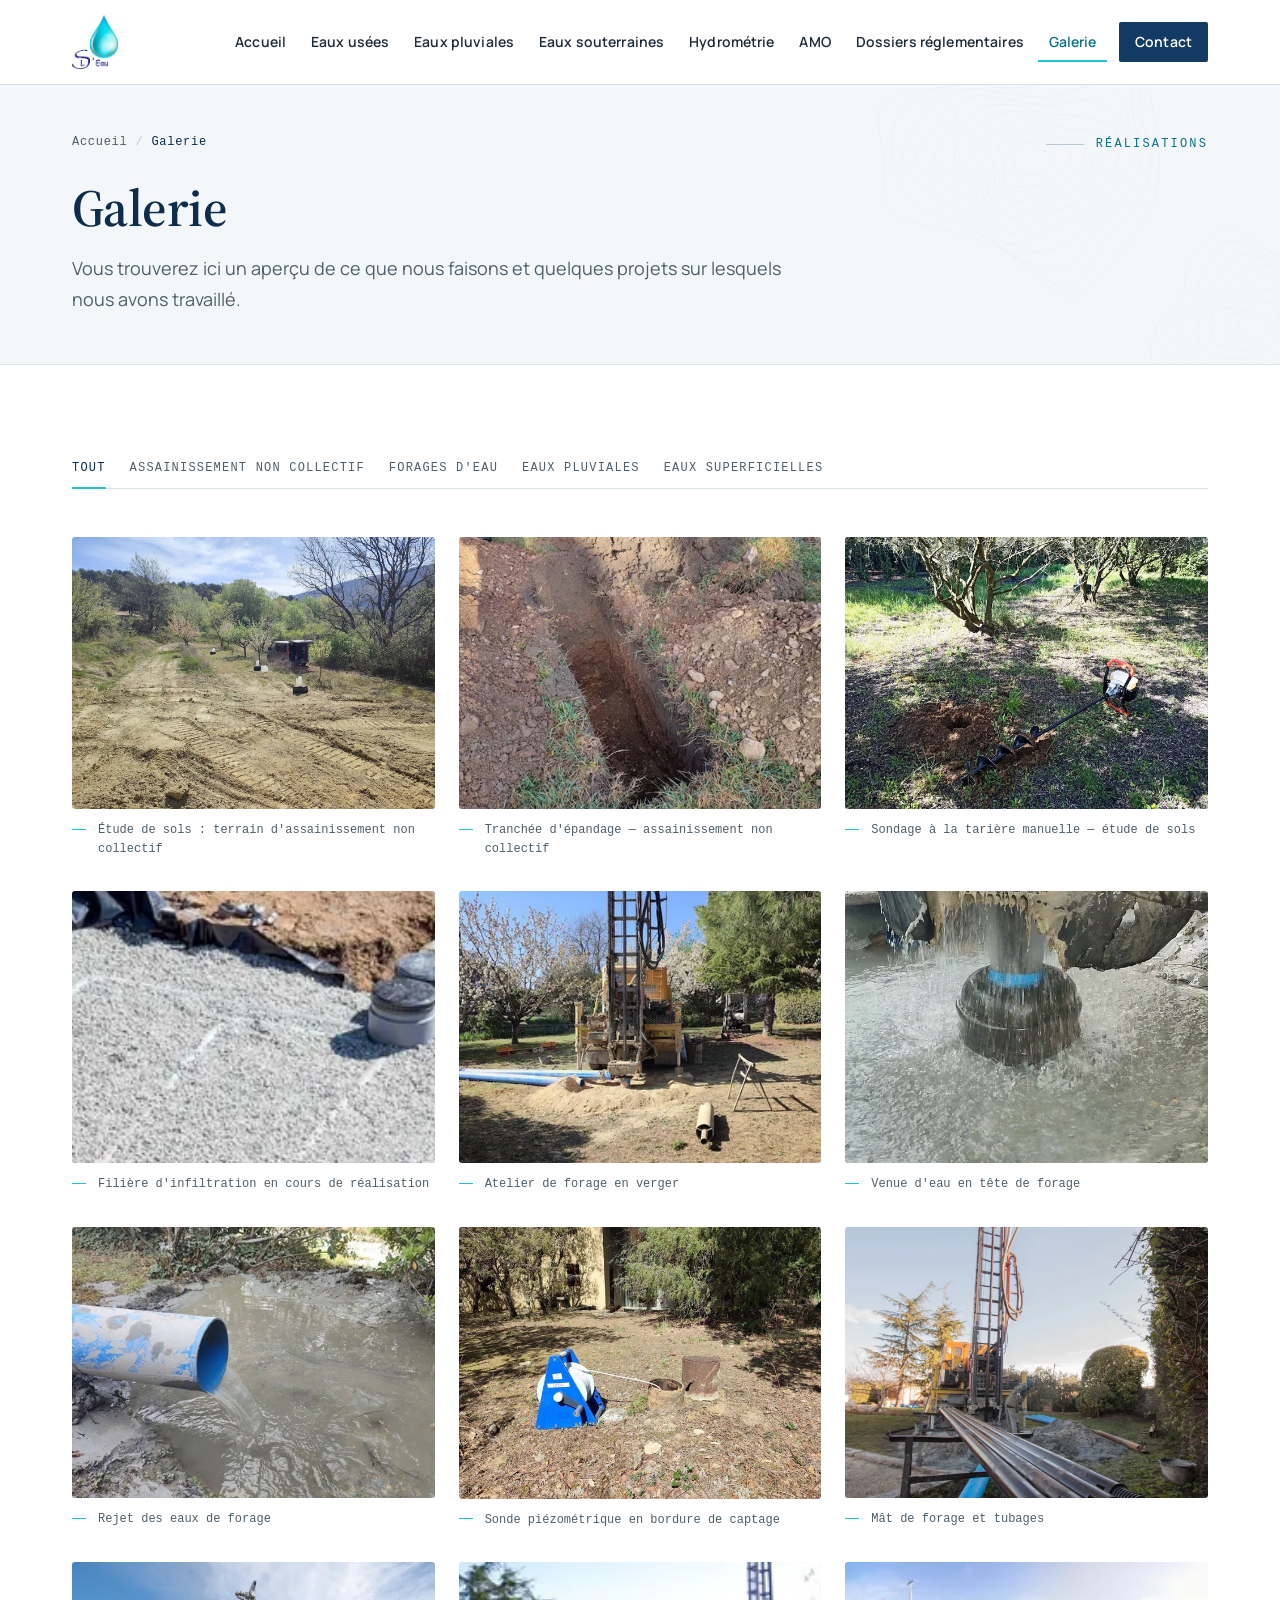
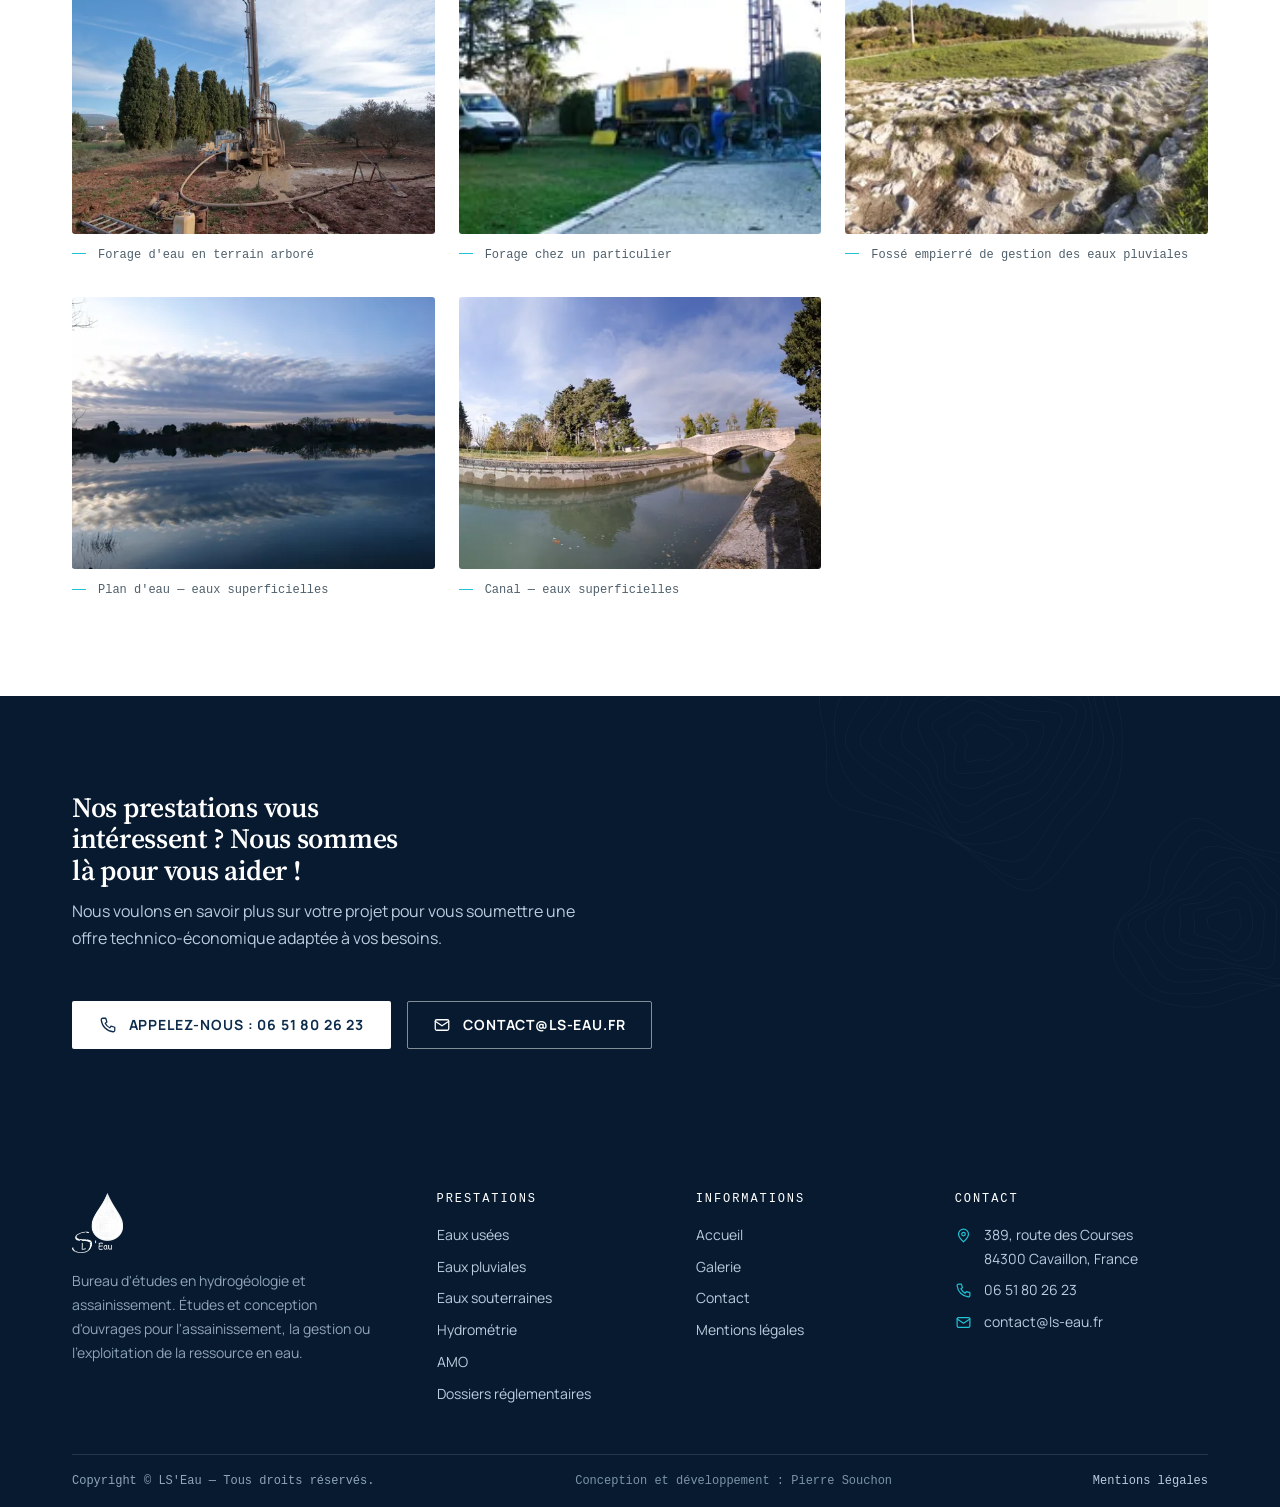
<file: galerie/index.html>
<!DOCTYPE html>
<html lang="fr">
<head>
  <meta charset="utf-8">
  <meta name="viewport" content="width=device-width, initial-scale=1">
  <title>Galerie photos — LS'Eau, bureau d'études en hydrogéologie et assainissement</title>
  <meta name="description" content="LS'Eau Bureau d'études en hydrogéologie et environnement / Galerie photos">
  <link rel="canonical" href="https://www.ls-eau.fr/galerie/">
  <meta property="og:type" content="website">
  <meta property="og:site_name" content="LS'Eau">
  <meta property="og:locale" content="fr_FR">
  <meta property="og:title" content="Galerie photos — LS'Eau, bureau d'études en hydrogéologie et assainissement">
  <meta property="og:description" content="LS'Eau Bureau d'études en hydrogéologie et environnement / Galerie photos">
  <meta property="og:url" content="https://www.ls-eau.fr/galerie/">
  <meta property="og:image" content="https://www.ls-eau.fr/assets/images/og-image.jpg">
  <meta name="twitter:card" content="summary_large_image">
  <meta name="theme-color" content="#0e2c4c">
  <link rel="icon" href="../assets/images/favicon.svg" type="image/svg+xml">
  <link rel="icon" href="../assets/images/favicon.png" type="image/png" sizes="57x57">
  <link rel="apple-touch-icon" href="../assets/images/favicon.png">
  <link rel="preload" href="../assets/fonts/manrope-latin-var.woff2" as="font" type="font/woff2" crossorigin>
  <link rel="preload" href="../assets/fonts/source-serif-4-latin-var.woff2" as="font" type="font/woff2" crossorigin>
  <link rel="stylesheet" href="../css/style.css">
  <script>document.documentElement.classList.add("js");</script>
  <script src="../js/main.js" defer></script>
</head>
<body>
<a class="skip-link" href="#main">Aller au contenu</a>
<svg xmlns="http://www.w3.org/2000/svg" class="svg-defs" aria-hidden="true" focusable="false">
  <symbol id="i-menu" viewBox="0 0 24 24"><path d="M4 7h16M4 12h16M4 17h16"/></symbol>
  <symbol id="i-close" viewBox="0 0 24 24"><path d="M6 6l12 12M18 6L6 18"/></symbol>
  <symbol id="i-arrow" viewBox="0 0 24 24"><path d="M4 12h15M13 6l6 6-6 6"/></symbol>
  <symbol id="i-chevron-left" viewBox="0 0 24 24"><path d="M14.5 5.5L8 12l6.5 6.5"/></symbol>
  <symbol id="i-chevron-right" viewBox="0 0 24 24"><path d="M9.5 5.5L16 12l-6.5 6.5"/></symbol>
  <symbol id="i-phone" viewBox="0 0 24 24"><path d="M5 3h4l1.5 5-2.2 1.6a13 13 0 0 0 6.1 6.1L16 13.5l5 1.5v4a2 2 0 0 1-2.2 2A17.5 17.5 0 0 1 3 5.2 2 2 0 0 1 5 3z"/></symbol>
  <symbol id="i-mail" viewBox="0 0 24 24"><rect x="3" y="5" width="18" height="14" rx="2"/><path d="M3 7l9 6 9-6"/></symbol>
  <symbol id="i-pin" viewBox="0 0 24 24"><path d="M12 21s-7-6.1-7-11a7 7 0 0 1 14 0c0 4.9-7 11-7 11z"/><circle cx="12" cy="10" r="2.5"/></symbol>
  <symbol id="i-droplet" viewBox="0 0 24 24"><path d="M12 3c3.5 4.2 6 7.4 6 10.2a6 6 0 0 1-12 0C6 10.4 8.5 7.2 12 3z"/></symbol>
  <symbol id="i-rain" viewBox="0 0 24 24"><path d="M7 14a4.5 4.5 0 1 1 .9-8.9A5.5 5.5 0 0 1 18.6 7.3 3.8 3.8 0 0 1 17.5 14H7z"/><path d="M8 17l-1 3M12 17l-1 3M16 17l-1 3"/></symbol>
  <symbol id="i-layers" viewBox="0 0 24 24"><path d="M12 3l9 5-9 5-9-5 9-5z"/><path d="M3 12.5l9 5 9-5"/><path d="M3 17l9 5 9-5"/></symbol>
  <symbol id="i-gauge" viewBox="0 0 24 24"><path d="M4 15a8 8 0 0 1 16 0"/><path d="M12 15l3.5-3.5"/><circle cx="12" cy="15" r="1.2"/><path d="M2.5 15H4M20 15h1.5"/></symbol>
  <symbol id="i-helmet" viewBox="0 0 24 24"><path d="M5 16a7 7 0 0 1 14 0"/><path d="M3 16h18v2.5H3z"/><path d="M12 9v7"/></symbol>
  <symbol id="i-file" viewBox="0 0 24 24"><path d="M6 2h8l5 5v15H6z"/><path d="M14 2v5h5"/><path d="M9 12h6M9 16h6"/></symbol>
  <symbol id="i-chat" viewBox="0 0 24 24"><path d="M4 4h16v12H10l-6 5V4z"/></symbol>
  <symbol id="i-target" viewBox="0 0 24 24"><circle cx="12" cy="12" r="8.5"/><circle cx="12" cy="12" r="4.5"/><circle cx="12" cy="12" r="1"/></symbol>
  <symbol id="i-check" viewBox="0 0 24 24"><circle cx="12" cy="12" r="9"/><path d="M8 12.5l2.8 2.8 5.7-6"/></symbol>
  <symbol id="i-book" viewBox="0 0 24 24"><path d="M4 19.5A2.5 2.5 0 0 1 6.5 17H20"/><path d="M6.5 2H20v20H6.5A2.5 2.5 0 0 1 4 19.5v-15A2.5 2.5 0 0 1 6.5 2z"/></symbol>
</svg>
<header class="site-header">
  <div class="container header-inner">
    <a class="brand" href="../">
      <img src="../assets/images/ls-eau-logo.png" alt="LS'Eau — bureau d'études en hydrogéologie et assainissement" width="203" height="240">
    </a>
    <button class="nav-toggle" type="button" aria-expanded="false" aria-controls="main-nav">
      <svg class="icon" aria-hidden="true"><use href="#i-menu"/></svg>
      Menu
    </button>
    <nav id="main-nav" class="main-nav" aria-label="Navigation principale">
      <ul>
        <li><a href="../">Accueil</a></li>
        <li><a href="../assainissement/">Eaux usées</a></li>
        <li><a href="../eaux-pluviales/">Eaux pluviales</a></li>
        <li><a href="../eaux-souterraines/">Eaux souterraines</a></li>
        <li><a href="../hydrometrie/">Hydrométrie</a></li>
        <li><a href="../amo/">AMO</a></li>
        <li><a href="../dossiers-reglementaires/">Dossiers réglementaires</a></li>
        <li><a href="../galerie/" aria-current="page">Galerie</a></li>
        <li class="nav-contact"><a href="../nous-contacter/">Contact</a></li>
      </ul>
    </nav>
  </div>
</header>
<main id="main">
<div class="page-head">
  <span class="contours contours--ink" aria-hidden="true"></span>
  <div class="container">
    <div class="page-head__top">
    <nav class="breadcrumb" aria-label="Fil d'Ariane">
      <ol>
        <li><a href="../">Accueil</a></li>
        <li aria-current="page">Galerie</li>
      </ol>
    </nav>
      <p class="page-head__label">Réalisations</p>
    </div>
    <h1>Galerie</h1>
    <p class="lead">Vous trouverez ici un aperçu de ce que nous faisons et quelques projets sur lesquels nous avons travaillé.</p>
  </div>
</div>

<section class="section" aria-label="Photographies de réalisations">
  <div class="container">
    <div class="gallery-filters" role="group" aria-label="Filtrer les photos par catégorie">
      <button class="filter-btn" type="button" data-filter="all" aria-pressed="true">Tout</button>
      <button class="filter-btn" type="button" data-filter="anc" aria-pressed="false">Assainissement non collectif</button>
      <button class="filter-btn" type="button" data-filter="forage" aria-pressed="false">Forages d'eau</button>
      <button class="filter-btn" type="button" data-filter="pluvial" aria-pressed="false">Eaux pluviales</button>
      <button class="filter-btn" type="button" data-filter="superficiel" aria-pressed="false">Eaux superficielles</button>
    </div>
    <ul class="gallery-grid">
    <li data-category="anc" data-reveal style="--rd:0.00s">
      <figure>
        <a href="../assets/images/soil-survey-field-1280w.webp" data-lightbox data-caption="Étude de sols : terrain d'assainissement non collectif">
          <img src="../assets/images/soil-survey-field-640w.webp" alt="Matériel d'étude de sols installé dans une oliveraie" width="640" height="480" loading="lazy" decoding="async">
        </a>
        <figcaption>Étude de sols : terrain d'assainissement non collectif</figcaption>
      </figure>
    </li>
    <li data-category="anc" data-reveal style="--rd:0.07s">
      <figure>
        <a href="../assets/images/sanitation-trench-729w.webp" data-lightbox data-caption="Tranchée d'épandage — assainissement non collectif">
          <img src="../assets/images/sanitation-trench-480w.webp" alt="Tranchée d'épandage creusée pour une filière d'assainissement non collectif" width="640" height="480" loading="lazy" decoding="async">
        </a>
        <figcaption>Tranchée d'épandage — assainissement non collectif</figcaption>
      </figure>
    </li>
    <li data-category="anc" data-reveal style="--rd:0.14s">
      <figure>
        <a href="../assets/images/manual-soil-auger-1280w.webp" data-lightbox data-caption="Sondage à la tarière manuelle — étude de sols">
          <img src="../assets/images/manual-soil-auger-640w.webp" alt="Tarière manuelle posée au sol lors d'une étude de sols en verger" width="640" height="480" loading="lazy" decoding="async">
        </a>
        <figcaption>Sondage à la tarière manuelle — étude de sols</figcaption>
      </figure>
    </li>
    <li data-category="anc" data-reveal style="--rd:0.00s">
      <figure>
        <a href="../assets/images/infiltration-bed-1480w.webp" data-lightbox data-caption="Filière d'infiltration en cours de réalisation">
          <img src="../assets/images/infiltration-bed-640w.webp" alt="Filière d'infiltration des eaux usées en cours de construction, lit de gravier" width="640" height="480" loading="lazy" decoding="async">
        </a>
        <figcaption>Filière d'infiltration en cours de réalisation</figcaption>
      </figure>
    </li>
    <li data-category="forage" data-reveal style="--rd:0.07s">
      <figure>
        <a href="../assets/images/drilling-rig-orchard-729w.webp" data-lightbox data-caption="Atelier de forage en verger">
          <img src="../assets/images/drilling-rig-orchard-480w.webp" alt="Atelier de forage d'eau implanté dans un verger" width="640" height="480" loading="lazy" decoding="async">
        </a>
        <figcaption>Atelier de forage en verger</figcaption>
      </figure>
    </li>
    <li data-category="forage" data-reveal style="--rd:0.14s">
      <figure>
        <a href="../assets/images/borehole-flow-1080w.webp" data-lightbox data-caption="Venue d'eau en tête de forage">
          <img src="../assets/images/borehole-flow-640w.webp" alt="Eau s'écoulant en tête d'un forage en cours de réalisation" width="640" height="480" loading="lazy" decoding="async">
        </a>
        <figcaption>Venue d'eau en tête de forage</figcaption>
      </figure>
    </li>
    <li data-category="forage" data-reveal style="--rd:0.00s">
      <figure>
        <a href="../assets/images/drilling-discharge-729w.webp" data-lightbox data-caption="Rejet des eaux de forage">
          <img src="../assets/images/drilling-discharge-480w.webp" alt="Eaux de forage rejetées par une canalisation bleue" width="640" height="480" loading="lazy" decoding="async">
        </a>
        <figcaption>Rejet des eaux de forage</figcaption>
      </figure>
    </li>
    <li data-category="forage" data-reveal style="--rd:0.07s">
      <figure>
        <a href="../assets/images/piezometric-reel-1280w.webp" data-lightbox data-caption="Sonde piézométrique en bordure de captage">
          <img src="../assets/images/piezometric-reel-640w.webp" alt="Dévidoir de sonde piézométrique bleu installé près d'un captage" width="640" height="480" loading="lazy" decoding="async">
        </a>
        <figcaption>Sonde piézométrique en bordure de captage</figcaption>
      </figure>
    </li>
    <li data-category="forage" data-reveal style="--rd:0.14s">
      <figure>
        <a href="../assets/images/drilling-mast-casings-1920w.webp" data-lightbox data-caption="Mât de forage et tubages">
          <img src="../assets/images/drilling-mast-casings-640w.webp" alt="Mât de forage dressé et tubages bleus alignés au sol" width="640" height="480" loading="lazy" decoding="async">
        </a>
        <figcaption>Mât de forage et tubages</figcaption>
      </figure>
    </li>
    <li data-category="forage" data-reveal style="--rd:0.00s">
      <figure>
        <a href="../assets/images/drilling-rig-cypress-1920w.webp" data-lightbox data-caption="Forage d'eau en terrain arboré">
          <img src="../assets/images/drilling-rig-cypress-640w.webp" alt="Atelier de forage d'eau au milieu de cyprès" width="640" height="480" loading="lazy" decoding="async">
        </a>
        <figcaption>Forage d'eau en terrain arboré</figcaption>
      </figure>
    </li>
    <li data-category="forage" data-reveal style="--rd:0.07s">
      <figure>
        <a href="../assets/images/drilling-rig-property-1920w.webp" data-lightbox data-caption="Forage chez un particulier">
          <img src="../assets/images/drilling-rig-property-640w.webp" alt="Atelier de forage chez un particulier, devant une maison" width="640" height="480" loading="lazy" decoding="async">
        </a>
        <figcaption>Forage chez un particulier</figcaption>
      </figure>
    </li>
    <li data-category="pluvial" data-reveal style="--rd:0.14s">
      <figure>
        <a href="../assets/images/drainage-ditch-1413w.webp" data-lightbox data-caption="Fossé empierré de gestion des eaux pluviales">
          <img src="../assets/images/drainage-ditch-640w.webp" alt="Fossé empierré longeant une route, destiné à la gestion des eaux pluviales" width="640" height="480" loading="lazy" decoding="async">
        </a>
        <figcaption>Fossé empierré de gestion des eaux pluviales</figcaption>
      </figure>
    </li>
    <li data-category="superficiel" data-reveal style="--rd:0.00s">
      <figure>
        <a href="../assets/images/pond-dusk-1920w.webp" data-lightbox data-caption="Plan d'eau — eaux superficielles">
          <img src="../assets/images/pond-dusk-640w.webp" alt="Plan d'eau au crépuscule, eaux superficielles" width="640" height="480" loading="lazy" decoding="async">
        </a>
        <figcaption>Plan d'eau — eaux superficielles</figcaption>
      </figure>
    </li>
    <li data-category="superficiel" data-reveal style="--rd:0.07s">
      <figure>
        <a href="../assets/images/canal-bridge-1920w.webp" data-lightbox data-caption="Canal — eaux superficielles">
          <img src="../assets/images/canal-bridge-640w.webp" alt="Canal en eau bordé de maçonnerie, avec un pont de pierre" width="640" height="480" loading="lazy" decoding="async">
        </a>
        <figcaption>Canal — eaux superficielles</figcaption>
      </figure>
    </li>
    </ul>
    <p class="gallery-empty" hidden>Aucune photo dans cette catégorie.</p>
  </div>
</section>

<dialog class="lightbox" id="lightbox" aria-label="Visionneuse de photos">
  <div class="lightbox__frame">
    <img src="[data-uri]" alt="">
    <button class="lightbox__btn lightbox__close" type="button" aria-label="Fermer la visionneuse">
      <svg class="icon" aria-hidden="true"><use href="#i-close"/></svg>
    </button>
    <button class="lightbox__btn lightbox__nav lightbox__nav--prev" type="button" aria-label="Photo précédente">
      <svg class="icon" aria-hidden="true"><use href="#i-chevron-left"/></svg>
    </button>
    <button class="lightbox__btn lightbox__nav lightbox__nav--next" type="button" aria-label="Photo suivante">
      <svg class="icon" aria-hidden="true"><use href="#i-chevron-right"/></svg>
    </button>
    <div class="lightbox__bar">
      <p class="lightbox__caption"></p>
      <span class="lightbox__count" aria-live="polite"></span>
    </div>
  </div>
</dialog>

<section class="section cta-band" aria-labelledby="cta-title">
  <span class="contours contours--paper" aria-hidden="true"></span>
  <div class="container cta-band__inner">
    <div data-reveal>
      <h2 id="cta-title">Nos prestations vous intéressent ? Nous sommes là pour vous aider !</h2>
      <p>Nous voulons en savoir plus sur votre projet pour vous soumettre une offre technico-économique adaptée à vos besoins.</p>
    </div>
    <div class="cta-band__actions" data-reveal style="--rd:.12s">
      <a class="btn btn--light" href="tel:+33651802623">
        <svg class="icon" aria-hidden="true"><use href="#i-phone"/></svg>
        Appelez-nous : 06 51 80 26 23
      </a>
      <a class="btn btn--ghost-light" href="mailto:contact@ls-eau.fr">
        <svg class="icon" aria-hidden="true"><use href="#i-mail"/></svg>
        contact@ls-eau.fr
      </a>
    </div>
  </div>
</section>
</main>
<footer class="site-footer">
  <div class="container">
    <div class="footer-grid">
      <div class="footer-brand">
        <img src="../assets/images/ls-eau-logo.png" alt="LS'Eau" width="203" height="240" loading="lazy">
        <p>Bureau d'études en hydrogéologie et assainissement. Études et conception d'ouvrages pour l'assainissement, la gestion ou l'exploitation de la ressource en eau.</p>
      </div>
      <nav aria-label="Prestations">
        <h2>Prestations</h2>
        <ul>
          <li><a href="../assainissement/">Eaux usées</a></li>
          <li><a href="../eaux-pluviales/">Eaux pluviales</a></li>
          <li><a href="../eaux-souterraines/">Eaux souterraines</a></li>
          <li><a href="../hydrometrie/">Hydrométrie</a></li>
          <li><a href="../amo/">AMO</a></li>
          <li><a href="../dossiers-reglementaires/">Dossiers réglementaires</a></li>
        </ul>
      </nav>
      <nav aria-label="Informations">
        <h2>Informations</h2>
        <ul>
          <li><a href="../">Accueil</a></li>
          <li><a href="../galerie/">Galerie</a></li>
          <li><a href="../nous-contacter/">Contact</a></li>
          <li><a href="../mentions-legales/">Mentions légales</a></li>
        </ul>
      </nav>
      <div>
        <h2>Contact</h2>
        <ul class="footer-contact">
          <li>
            <svg class="icon" aria-hidden="true"><use href="#i-pin"/></svg>
            <span>389, route des Courses<br>84300 Cavaillon, France</span>
          </li>
          <li>
            <svg class="icon" aria-hidden="true"><use href="#i-phone"/></svg>
            <a href="tel:+33651802623">06 51 80 26 23</a>
          </li>
          <li>
            <svg class="icon" aria-hidden="true"><use href="#i-mail"/></svg>
            <a href="mailto:contact@ls-eau.fr">contact@ls-eau.fr</a>
          </li>
        </ul>
      </div>
    </div>
    <div class="footer-bottom">
      <p>Copyright © LS'Eau — Tous droits réservés.</p>
      <p class="footer-credit">Conception et développement : Pierre Souchon</p>
      <p><a href="../mentions-legales/">Mentions légales</a></p>
    </div>
  </div>
</footer>

</body>
</html>
</file>
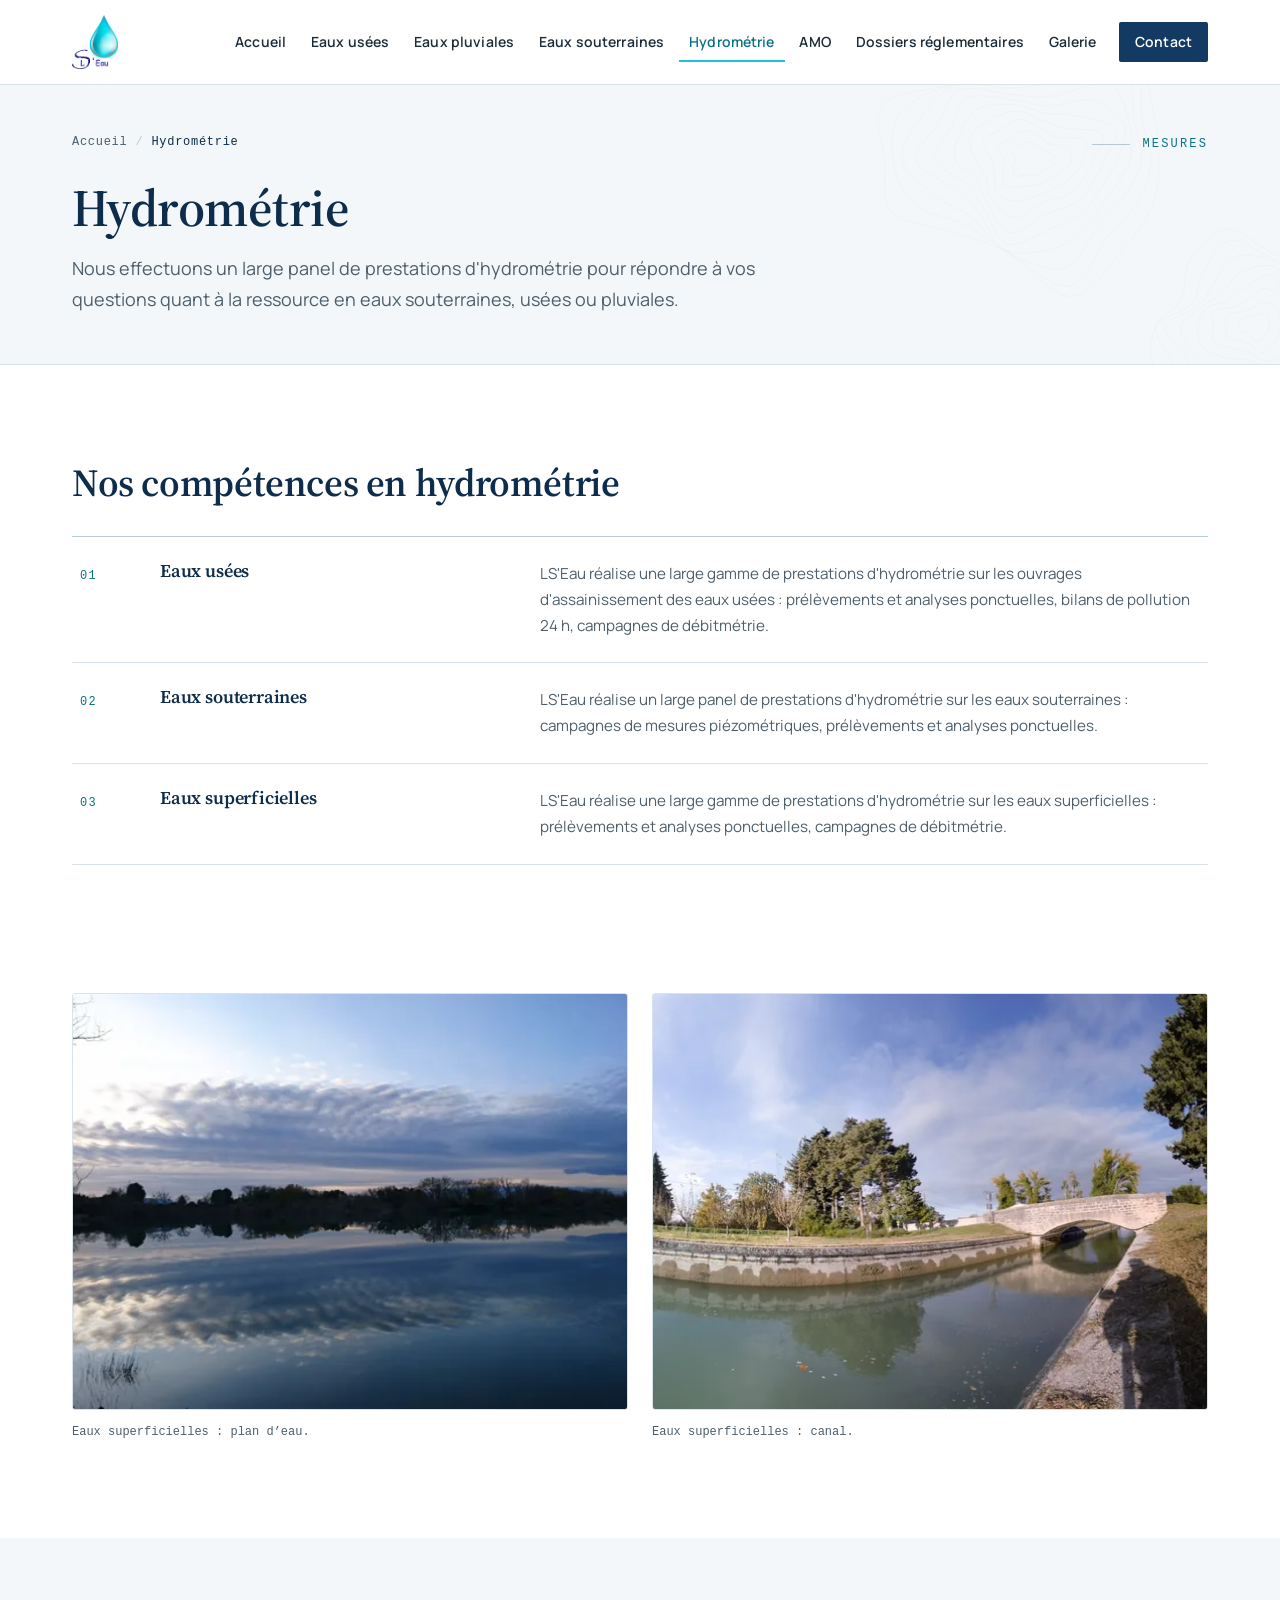
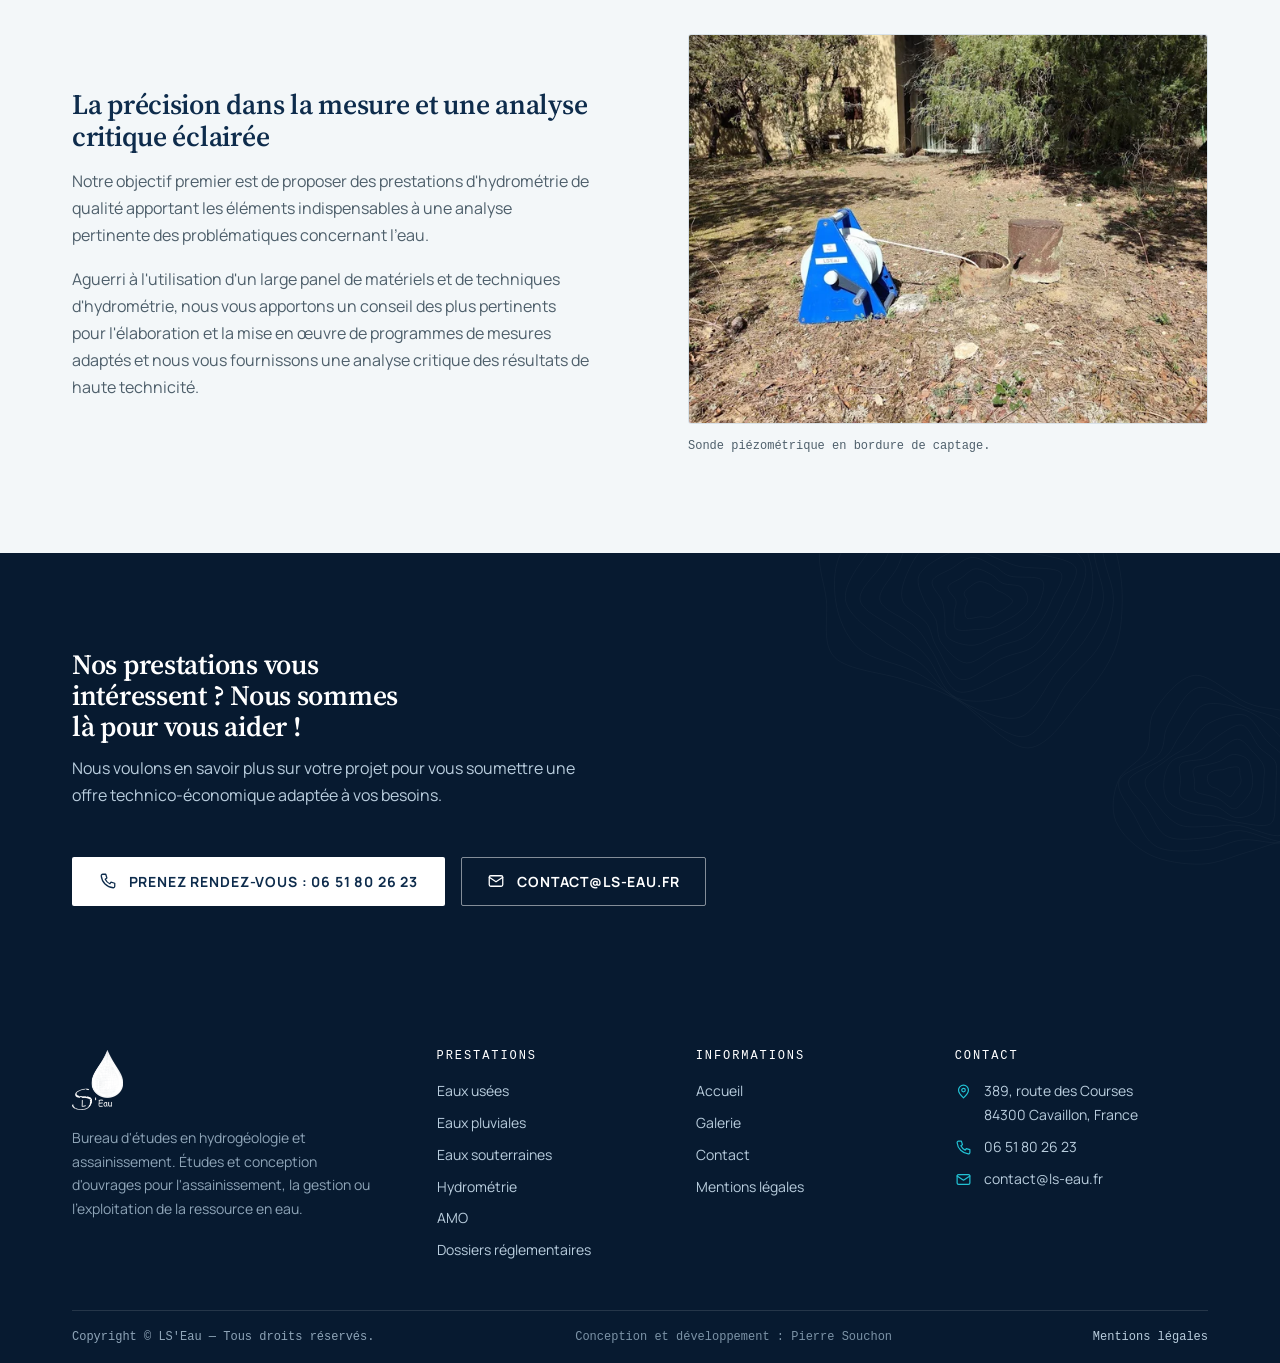
<file: hydrometrie/index.html>
<!DOCTYPE html>
<html lang="fr">
<head>
  <meta charset="utf-8">
  <meta name="viewport" content="width=device-width, initial-scale=1">
  <title>Hydrométrie — LS'Eau, bureau d'études en hydrogéologie et assainissement</title>
  <meta name="description" content="LS'Eau Bureau d'études en hydrogéologie et environnement / Prestations d'hydrométrie sur les eaux usées, les eaux souterraines et les eaux superficielles.">
  <link rel="canonical" href="https://www.ls-eau.fr/hydrometrie/">
  <meta property="og:type" content="website">
  <meta property="og:site_name" content="LS'Eau">
  <meta property="og:locale" content="fr_FR">
  <meta property="og:title" content="Hydrométrie — LS'Eau, bureau d'études en hydrogéologie et assainissement">
  <meta property="og:description" content="LS'Eau Bureau d'études en hydrogéologie et environnement / Prestations d'hydrométrie sur les eaux usées, les eaux souterraines et les eaux superficielles.">
  <meta property="og:url" content="https://www.ls-eau.fr/hydrometrie/">
  <meta property="og:image" content="https://www.ls-eau.fr/assets/images/og-image.jpg">
  <meta name="twitter:card" content="summary_large_image">
  <meta name="theme-color" content="#0e2c4c">
  <link rel="icon" href="../assets/images/favicon.svg" type="image/svg+xml">
  <link rel="icon" href="../assets/images/favicon.png" type="image/png" sizes="57x57">
  <link rel="apple-touch-icon" href="../assets/images/favicon.png">
  <link rel="preload" href="../assets/fonts/manrope-latin-var.woff2" as="font" type="font/woff2" crossorigin>
  <link rel="preload" href="../assets/fonts/source-serif-4-latin-var.woff2" as="font" type="font/woff2" crossorigin>
  <link rel="stylesheet" href="../css/style.css">
  <script>document.documentElement.classList.add("js");</script>
  <script src="../js/main.js" defer></script>
</head>
<body>
<a class="skip-link" href="#main">Aller au contenu</a>
<svg xmlns="http://www.w3.org/2000/svg" class="svg-defs" aria-hidden="true" focusable="false">
  <symbol id="i-menu" viewBox="0 0 24 24"><path d="M4 7h16M4 12h16M4 17h16"/></symbol>
  <symbol id="i-close" viewBox="0 0 24 24"><path d="M6 6l12 12M18 6L6 18"/></symbol>
  <symbol id="i-arrow" viewBox="0 0 24 24"><path d="M4 12h15M13 6l6 6-6 6"/></symbol>
  <symbol id="i-chevron-left" viewBox="0 0 24 24"><path d="M14.5 5.5L8 12l6.5 6.5"/></symbol>
  <symbol id="i-chevron-right" viewBox="0 0 24 24"><path d="M9.5 5.5L16 12l-6.5 6.5"/></symbol>
  <symbol id="i-phone" viewBox="0 0 24 24"><path d="M5 3h4l1.5 5-2.2 1.6a13 13 0 0 0 6.1 6.1L16 13.5l5 1.5v4a2 2 0 0 1-2.2 2A17.5 17.5 0 0 1 3 5.2 2 2 0 0 1 5 3z"/></symbol>
  <symbol id="i-mail" viewBox="0 0 24 24"><rect x="3" y="5" width="18" height="14" rx="2"/><path d="M3 7l9 6 9-6"/></symbol>
  <symbol id="i-pin" viewBox="0 0 24 24"><path d="M12 21s-7-6.1-7-11a7 7 0 0 1 14 0c0 4.9-7 11-7 11z"/><circle cx="12" cy="10" r="2.5"/></symbol>
  <symbol id="i-droplet" viewBox="0 0 24 24"><path d="M12 3c3.5 4.2 6 7.4 6 10.2a6 6 0 0 1-12 0C6 10.4 8.5 7.2 12 3z"/></symbol>
  <symbol id="i-rain" viewBox="0 0 24 24"><path d="M7 14a4.5 4.5 0 1 1 .9-8.9A5.5 5.5 0 0 1 18.6 7.3 3.8 3.8 0 0 1 17.5 14H7z"/><path d="M8 17l-1 3M12 17l-1 3M16 17l-1 3"/></symbol>
  <symbol id="i-layers" viewBox="0 0 24 24"><path d="M12 3l9 5-9 5-9-5 9-5z"/><path d="M3 12.5l9 5 9-5"/><path d="M3 17l9 5 9-5"/></symbol>
  <symbol id="i-gauge" viewBox="0 0 24 24"><path d="M4 15a8 8 0 0 1 16 0"/><path d="M12 15l3.5-3.5"/><circle cx="12" cy="15" r="1.2"/><path d="M2.5 15H4M20 15h1.5"/></symbol>
  <symbol id="i-helmet" viewBox="0 0 24 24"><path d="M5 16a7 7 0 0 1 14 0"/><path d="M3 16h18v2.5H3z"/><path d="M12 9v7"/></symbol>
  <symbol id="i-file" viewBox="0 0 24 24"><path d="M6 2h8l5 5v15H6z"/><path d="M14 2v5h5"/><path d="M9 12h6M9 16h6"/></symbol>
  <symbol id="i-chat" viewBox="0 0 24 24"><path d="M4 4h16v12H10l-6 5V4z"/></symbol>
  <symbol id="i-target" viewBox="0 0 24 24"><circle cx="12" cy="12" r="8.5"/><circle cx="12" cy="12" r="4.5"/><circle cx="12" cy="12" r="1"/></symbol>
  <symbol id="i-check" viewBox="0 0 24 24"><circle cx="12" cy="12" r="9"/><path d="M8 12.5l2.8 2.8 5.7-6"/></symbol>
  <symbol id="i-book" viewBox="0 0 24 24"><path d="M4 19.5A2.5 2.5 0 0 1 6.5 17H20"/><path d="M6.5 2H20v20H6.5A2.5 2.5 0 0 1 4 19.5v-15A2.5 2.5 0 0 1 6.5 2z"/></symbol>
</svg>
<header class="site-header">
  <div class="container header-inner">
    <a class="brand" href="../">
      <img src="../assets/images/ls-eau-logo.png" alt="LS'Eau — bureau d'études en hydrogéologie et assainissement" width="203" height="240">
    </a>
    <button class="nav-toggle" type="button" aria-expanded="false" aria-controls="main-nav">
      <svg class="icon" aria-hidden="true"><use href="#i-menu"/></svg>
      Menu
    </button>
    <nav id="main-nav" class="main-nav" aria-label="Navigation principale">
      <ul>
        <li><a href="../">Accueil</a></li>
        <li><a href="../assainissement/">Eaux usées</a></li>
        <li><a href="../eaux-pluviales/">Eaux pluviales</a></li>
        <li><a href="../eaux-souterraines/">Eaux souterraines</a></li>
        <li><a href="../hydrometrie/" aria-current="page">Hydrométrie</a></li>
        <li><a href="../amo/">AMO</a></li>
        <li><a href="../dossiers-reglementaires/">Dossiers réglementaires</a></li>
        <li><a href="../galerie/">Galerie</a></li>
        <li class="nav-contact"><a href="../nous-contacter/">Contact</a></li>
      </ul>
    </nav>
  </div>
</header>
<main id="main">
<div class="page-head">
  <span class="contours contours--ink" aria-hidden="true"></span>
  <div class="container">
    <div class="page-head__top">
    <nav class="breadcrumb" aria-label="Fil d'Ariane">
      <ol>
        <li><a href="../">Accueil</a></li>
        <li aria-current="page">Hydrométrie</li>
      </ol>
    </nav>
      <p class="page-head__label">Mesures</p>
    </div>
    <h1>Hydrométrie</h1>
    <p class="lead">Nous effectuons un large panel de prestations d'hydrométrie pour répondre à vos questions quant à la ressource en eaux souterraines, usées ou pluviales.</p>
  </div>
</div>

<section class="section" aria-labelledby="expertise-title">
  <div class="container">
    <div class="expertise-intro" data-reveal>
      <h2 id="expertise-title">Nos compétences en hydrométrie</h2>
    </div>
    <ul class="study-grid study-grid--rows">
    <li class="study-card" data-reveal style="--rd:0.00s">
      <span class="study-card__index">01</span>
      <h3>Eaux usées</h3>
        <p>LS'Eau réalise une large gamme de prestations d'hydrométrie sur les ouvrages d'assainissement des eaux usées : prélèvements et analyses ponctuelles, bilans de pollution 24 h, campagnes de débitmétrie.</p>
    </li>
    <li class="study-card" data-reveal style="--rd:0.07s">
      <span class="study-card__index">02</span>
      <h3>Eaux souterraines</h3>
        <p>LS'Eau réalise un large panel de prestations d'hydrométrie sur les eaux souterraines : campagnes de mesures piézométriques, prélèvements et analyses ponctuelles.</p>
    </li>
    <li class="study-card" data-reveal style="--rd:0.14s">
      <span class="study-card__index">03</span>
      <h3>Eaux superficielles</h3>
        <p>LS'Eau réalise une large gamme de prestations d'hydrométrie sur les eaux superficielles : prélèvements et analyses ponctuelles, campagnes de débitmétrie.</p>
    </li>
    </ul>
  </div>
</section>

<section class="section section--tight-top" aria-label="Photographies de réalisations">
  <div class="container">
    <div class="figure-row">
  <figure data-reveal>
    <img src="../assets/images/pond-dusk-1920w.webp" srcset="../assets/images/pond-dusk-640w.webp 640w, ../assets/images/pond-dusk-1280w.webp 1280w, ../assets/images/pond-dusk-1920w.webp 1920w" sizes="(min-width: 960px) 45vw, 100vw" width="1280" height="720" alt="Plan d’eau au crépuscule — eaux superficielles" loading="lazy" decoding="async">
    <figcaption>Eaux superficielles : plan d’eau.</figcaption>
  </figure>
  <figure data-reveal>
    <img src="../assets/images/canal-bridge-1920w.webp" srcset="../assets/images/canal-bridge-640w.webp 640w, ../assets/images/canal-bridge-1280w.webp 1280w, ../assets/images/canal-bridge-1920w.webp 1920w" sizes="(min-width: 960px) 45vw, 100vw" width="1280" height="827" alt="Canal en eau bordé de maçonnerie, avec un pont de pierre" loading="lazy" decoding="async">
    <figcaption>Eaux superficielles : canal.</figcaption>
  </figure>
    </div>
  </div>
</section>

<section class="section section--alt" aria-labelledby="engagement-title">
  <span class="contours contours--paper" aria-hidden="true"></span>
  <div class="container">
    <div class="commitment">
      <div data-reveal>
        <h2 id="engagement-title">La précision dans la mesure et une analyse critique éclairée</h2>
        <p>Notre objectif premier est de proposer des prestations d'hydrométrie de qualité apportant les éléments indispensables à une analyse pertinente des problématiques concernant l'eau.</p>
        <p>Aguerri à l'utilisation d'un large panel de matériels et de techniques d'hydrométrie, nous vous apportons un conseil des plus pertinents pour l'élaboration et la mise en œuvre de programmes de mesures adaptés et nous vous fournissons une analyse critique des résultats de haute technicité.</p>
      </div>
  <figure data-reveal>
    <img src="../assets/images/piezometric-reel-1280w.webp" srcset="../assets/images/piezometric-reel-640w.webp 640w, ../assets/images/piezometric-reel-1280w.webp 1280w" sizes="(min-width: 1024px) 45vw, 100vw" width="1280" height="960" alt="Dévidoir de sonde piézométrique bleu installé près d'un captage d'eau souterraine" loading="lazy" decoding="async">
    <figcaption>Sonde piézométrique en bordure de captage.</figcaption>
  </figure>
    </div>
  </div>
</section>

<section class="section cta-band" aria-labelledby="cta-title">
  <span class="contours contours--paper" aria-hidden="true"></span>
  <div class="container cta-band__inner">
    <div data-reveal>
      <h2 id="cta-title">Nos prestations vous intéressent ? Nous sommes là pour vous aider !</h2>
      <p>Nous voulons en savoir plus sur votre projet pour vous soumettre une offre technico-économique adaptée à vos besoins.</p>
    </div>
    <div class="cta-band__actions" data-reveal style="--rd:.12s">
      <a class="btn btn--light" href="tel:+33651802623">
        <svg class="icon" aria-hidden="true"><use href="#i-phone"/></svg>
        Prenez rendez-vous : 06 51 80 26 23
      </a>
      <a class="btn btn--ghost-light" href="mailto:contact@ls-eau.fr">
        <svg class="icon" aria-hidden="true"><use href="#i-mail"/></svg>
        contact@ls-eau.fr
      </a>
    </div>
  </div>
</section>
</main>
<footer class="site-footer">
  <div class="container">
    <div class="footer-grid">
      <div class="footer-brand">
        <img src="../assets/images/ls-eau-logo.png" alt="LS'Eau" width="203" height="240" loading="lazy">
        <p>Bureau d'études en hydrogéologie et assainissement. Études et conception d'ouvrages pour l'assainissement, la gestion ou l'exploitation de la ressource en eau.</p>
      </div>
      <nav aria-label="Prestations">
        <h2>Prestations</h2>
        <ul>
          <li><a href="../assainissement/">Eaux usées</a></li>
          <li><a href="../eaux-pluviales/">Eaux pluviales</a></li>
          <li><a href="../eaux-souterraines/">Eaux souterraines</a></li>
          <li><a href="../hydrometrie/">Hydrométrie</a></li>
          <li><a href="../amo/">AMO</a></li>
          <li><a href="../dossiers-reglementaires/">Dossiers réglementaires</a></li>
        </ul>
      </nav>
      <nav aria-label="Informations">
        <h2>Informations</h2>
        <ul>
          <li><a href="../">Accueil</a></li>
          <li><a href="../galerie/">Galerie</a></li>
          <li><a href="../nous-contacter/">Contact</a></li>
          <li><a href="../mentions-legales/">Mentions légales</a></li>
        </ul>
      </nav>
      <div>
        <h2>Contact</h2>
        <ul class="footer-contact">
          <li>
            <svg class="icon" aria-hidden="true"><use href="#i-pin"/></svg>
            <span>389, route des Courses<br>84300 Cavaillon, France</span>
          </li>
          <li>
            <svg class="icon" aria-hidden="true"><use href="#i-phone"/></svg>
            <a href="tel:+33651802623">06 51 80 26 23</a>
          </li>
          <li>
            <svg class="icon" aria-hidden="true"><use href="#i-mail"/></svg>
            <a href="mailto:contact@ls-eau.fr">contact@ls-eau.fr</a>
          </li>
        </ul>
      </div>
    </div>
    <div class="footer-bottom">
      <p>Copyright © LS'Eau — Tous droits réservés.</p>
      <p class="footer-credit">Conception et développement : Pierre Souchon</p>
      <p><a href="../mentions-legales/">Mentions légales</a></p>
    </div>
  </div>
</footer>

</body>
</html>
</file>
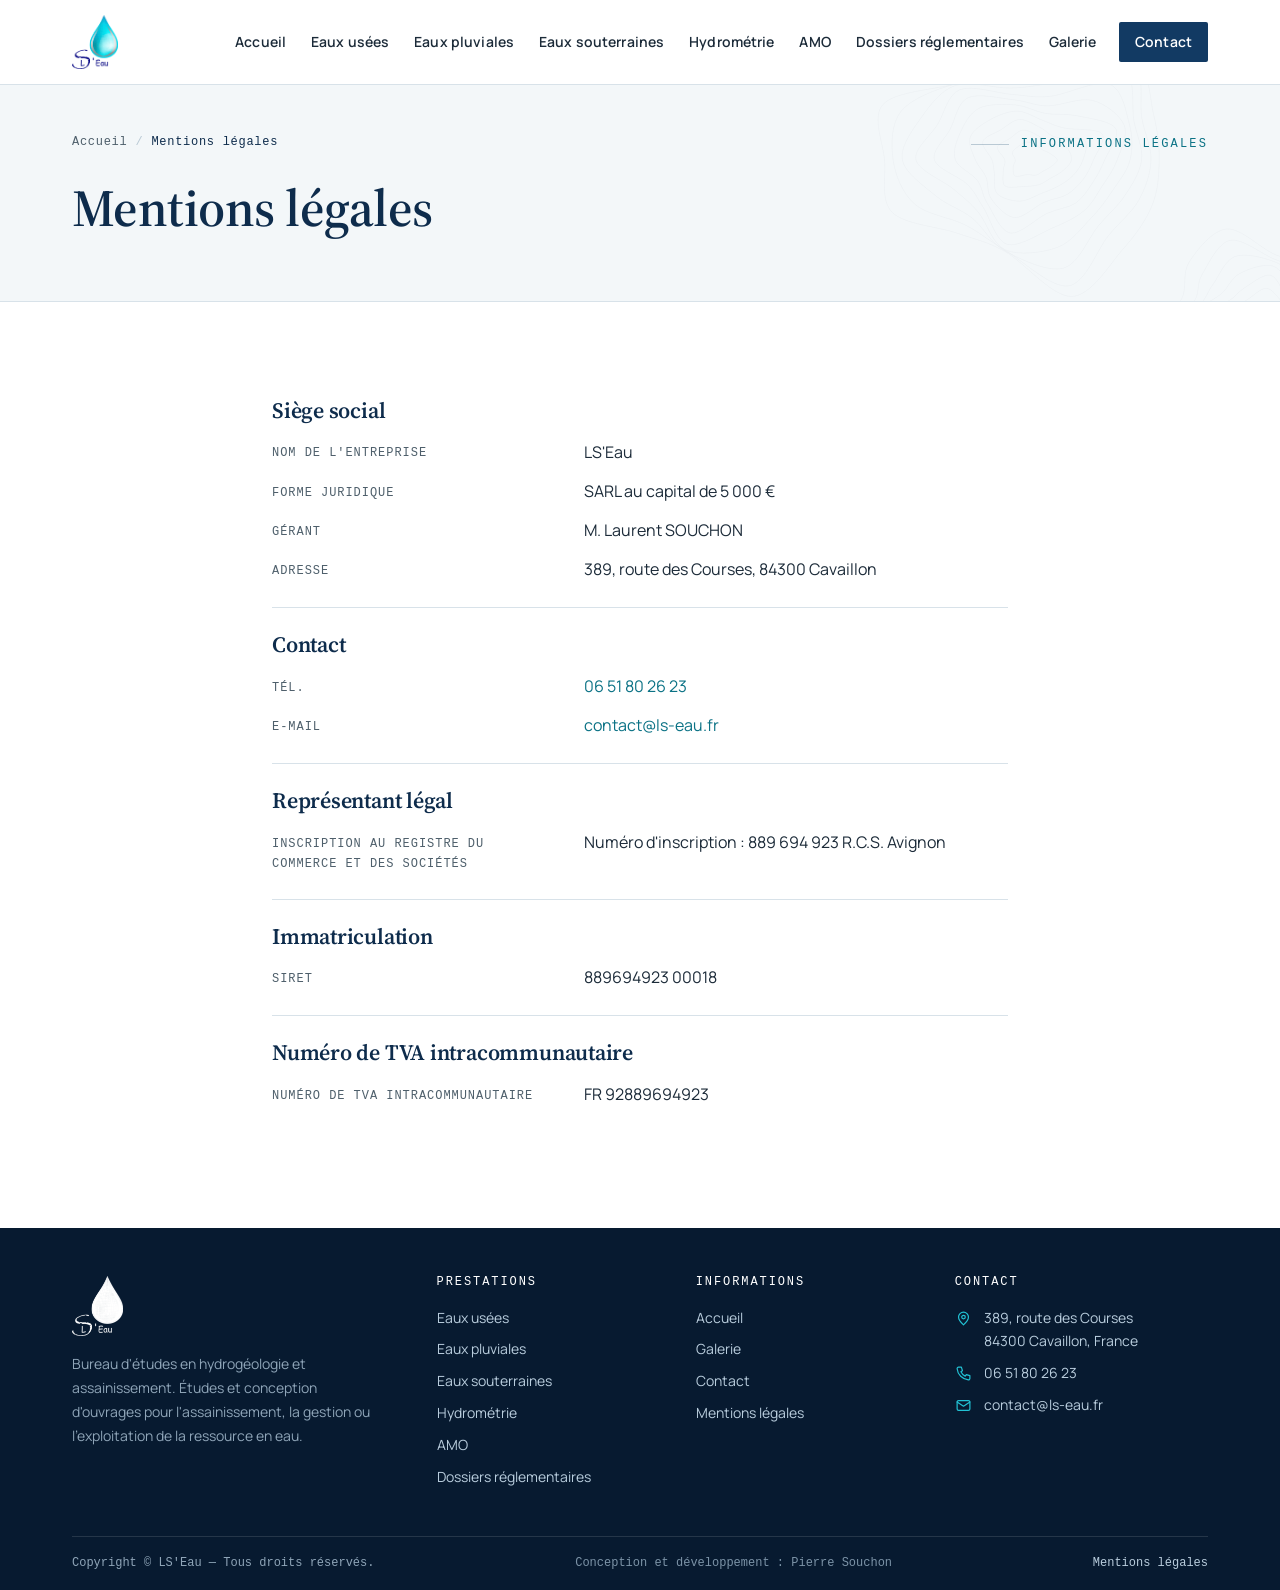
<file: mentions-legales/index.html>
<!DOCTYPE html>
<html lang="fr">
<head>
  <meta charset="utf-8">
  <meta name="viewport" content="width=device-width, initial-scale=1">
  <title>Mentions légales — LS'Eau, bureau d'études en hydrogéologie et assainissement</title>
  <meta name="description" content="LS'Eau Bureau d'études en hydrogéologie et environnement / Mentions légales">
  <link rel="canonical" href="https://www.ls-eau.fr/mentions-legales/">
  <meta property="og:type" content="website">
  <meta property="og:site_name" content="LS'Eau">
  <meta property="og:locale" content="fr_FR">
  <meta property="og:title" content="Mentions légales — LS'Eau, bureau d'études en hydrogéologie et assainissement">
  <meta property="og:description" content="LS'Eau Bureau d'études en hydrogéologie et environnement / Mentions légales">
  <meta property="og:url" content="https://www.ls-eau.fr/mentions-legales/">
  <meta property="og:image" content="https://www.ls-eau.fr/assets/images/og-image.jpg">
  <meta name="twitter:card" content="summary_large_image">
  <meta name="theme-color" content="#0e2c4c">
  <link rel="icon" href="../assets/images/favicon.svg" type="image/svg+xml">
  <link rel="icon" href="../assets/images/favicon.png" type="image/png" sizes="57x57">
  <link rel="apple-touch-icon" href="../assets/images/favicon.png">
  <link rel="preload" href="../assets/fonts/manrope-latin-var.woff2" as="font" type="font/woff2" crossorigin>
  <link rel="preload" href="../assets/fonts/source-serif-4-latin-var.woff2" as="font" type="font/woff2" crossorigin>
  <link rel="stylesheet" href="../css/style.css">
  <script>document.documentElement.classList.add("js");</script>
  <script src="../js/main.js" defer></script>
</head>
<body>
<a class="skip-link" href="#main">Aller au contenu</a>
<svg xmlns="http://www.w3.org/2000/svg" class="svg-defs" aria-hidden="true" focusable="false">
  <symbol id="i-menu" viewBox="0 0 24 24"><path d="M4 7h16M4 12h16M4 17h16"/></symbol>
  <symbol id="i-close" viewBox="0 0 24 24"><path d="M6 6l12 12M18 6L6 18"/></symbol>
  <symbol id="i-arrow" viewBox="0 0 24 24"><path d="M4 12h15M13 6l6 6-6 6"/></symbol>
  <symbol id="i-chevron-left" viewBox="0 0 24 24"><path d="M14.5 5.5L8 12l6.5 6.5"/></symbol>
  <symbol id="i-chevron-right" viewBox="0 0 24 24"><path d="M9.5 5.5L16 12l-6.5 6.5"/></symbol>
  <symbol id="i-phone" viewBox="0 0 24 24"><path d="M5 3h4l1.5 5-2.2 1.6a13 13 0 0 0 6.1 6.1L16 13.5l5 1.5v4a2 2 0 0 1-2.2 2A17.5 17.5 0 0 1 3 5.2 2 2 0 0 1 5 3z"/></symbol>
  <symbol id="i-mail" viewBox="0 0 24 24"><rect x="3" y="5" width="18" height="14" rx="2"/><path d="M3 7l9 6 9-6"/></symbol>
  <symbol id="i-pin" viewBox="0 0 24 24"><path d="M12 21s-7-6.1-7-11a7 7 0 0 1 14 0c0 4.9-7 11-7 11z"/><circle cx="12" cy="10" r="2.5"/></symbol>
  <symbol id="i-droplet" viewBox="0 0 24 24"><path d="M12 3c3.5 4.2 6 7.4 6 10.2a6 6 0 0 1-12 0C6 10.4 8.5 7.2 12 3z"/></symbol>
  <symbol id="i-rain" viewBox="0 0 24 24"><path d="M7 14a4.5 4.5 0 1 1 .9-8.9A5.5 5.5 0 0 1 18.6 7.3 3.8 3.8 0 0 1 17.5 14H7z"/><path d="M8 17l-1 3M12 17l-1 3M16 17l-1 3"/></symbol>
  <symbol id="i-layers" viewBox="0 0 24 24"><path d="M12 3l9 5-9 5-9-5 9-5z"/><path d="M3 12.5l9 5 9-5"/><path d="M3 17l9 5 9-5"/></symbol>
  <symbol id="i-gauge" viewBox="0 0 24 24"><path d="M4 15a8 8 0 0 1 16 0"/><path d="M12 15l3.5-3.5"/><circle cx="12" cy="15" r="1.2"/><path d="M2.5 15H4M20 15h1.5"/></symbol>
  <symbol id="i-helmet" viewBox="0 0 24 24"><path d="M5 16a7 7 0 0 1 14 0"/><path d="M3 16h18v2.5H3z"/><path d="M12 9v7"/></symbol>
  <symbol id="i-file" viewBox="0 0 24 24"><path d="M6 2h8l5 5v15H6z"/><path d="M14 2v5h5"/><path d="M9 12h6M9 16h6"/></symbol>
  <symbol id="i-chat" viewBox="0 0 24 24"><path d="M4 4h16v12H10l-6 5V4z"/></symbol>
  <symbol id="i-target" viewBox="0 0 24 24"><circle cx="12" cy="12" r="8.5"/><circle cx="12" cy="12" r="4.5"/><circle cx="12" cy="12" r="1"/></symbol>
  <symbol id="i-check" viewBox="0 0 24 24"><circle cx="12" cy="12" r="9"/><path d="M8 12.5l2.8 2.8 5.7-6"/></symbol>
  <symbol id="i-book" viewBox="0 0 24 24"><path d="M4 19.5A2.5 2.5 0 0 1 6.5 17H20"/><path d="M6.5 2H20v20H6.5A2.5 2.5 0 0 1 4 19.5v-15A2.5 2.5 0 0 1 6.5 2z"/></symbol>
</svg>
<header class="site-header">
  <div class="container header-inner">
    <a class="brand" href="../">
      <img src="../assets/images/ls-eau-logo.png" alt="LS'Eau — bureau d'études en hydrogéologie et assainissement" width="203" height="240">
    </a>
    <button class="nav-toggle" type="button" aria-expanded="false" aria-controls="main-nav">
      <svg class="icon" aria-hidden="true"><use href="#i-menu"/></svg>
      Menu
    </button>
    <nav id="main-nav" class="main-nav" aria-label="Navigation principale">
      <ul>
        <li><a href="../">Accueil</a></li>
        <li><a href="../assainissement/">Eaux usées</a></li>
        <li><a href="../eaux-pluviales/">Eaux pluviales</a></li>
        <li><a href="../eaux-souterraines/">Eaux souterraines</a></li>
        <li><a href="../hydrometrie/">Hydrométrie</a></li>
        <li><a href="../amo/">AMO</a></li>
        <li><a href="../dossiers-reglementaires/">Dossiers réglementaires</a></li>
        <li><a href="../galerie/">Galerie</a></li>
        <li class="nav-contact"><a href="../nous-contacter/">Contact</a></li>
      </ul>
    </nav>
  </div>
</header>
<main id="main">
<div class="page-head">
  <span class="contours contours--ink" aria-hidden="true"></span>
  <div class="container">
    <div class="page-head__top">
    <nav class="breadcrumb" aria-label="Fil d'Ariane">
      <ol>
        <li><a href="../">Accueil</a></li>
        <li aria-current="page">Mentions légales</li>
      </ol>
    </nav>
      <p class="page-head__label">Informations légales</p>
    </div>
    <h1>Mentions légales</h1>
  </div>
</div>

<div class="section">
  <div class="container legal">
    <section aria-labelledby="legal-siege">
      <h2 id="legal-siege">Siège social</h2>
      <dl>
        <dt>Nom de l'entreprise</dt><dd>LS'Eau</dd>
        <dt>Forme juridique</dt><dd>SARL au capital de 5 000 €</dd>
        <dt>Gérant</dt><dd>M. Laurent SOUCHON</dd>
        <dt>Adresse</dt><dd>389, route des Courses, 84300 Cavaillon</dd>
      </dl>
    </section>
    <section aria-labelledby="legal-contact">
      <h2 id="legal-contact">Contact</h2>
      <dl>
        <dt>Tél.</dt><dd><a href="tel:+33651802623">06 51 80 26 23</a></dd>
        <dt>E-mail</dt><dd><a href="mailto:contact@ls-eau.fr">contact@ls-eau.fr</a></dd>
      </dl>
    </section>
    <section aria-labelledby="legal-rcs">
      <h2 id="legal-rcs">Représentant légal</h2>
      <dl>
        <dt>Inscription au registre du commerce et des sociétés</dt>
        <dd>Numéro d'inscription : 889 694 923 R.C.S. Avignon</dd>
      </dl>
    </section>
    <section aria-labelledby="legal-siret">
      <h2 id="legal-siret">Immatriculation</h2>
      <dl>
        <dt>SIRET</dt><dd>889694923 00018</dd>
      </dl>
    </section>
    <section aria-labelledby="legal-tva">
      <h2 id="legal-tva">Numéro de TVA intracommunautaire</h2>
      <dl>
        <dt>Numéro de TVA intracommunautaire</dt><dd>FR 92889694923</dd>
      </dl>
    </section>
  </div>
</div>
</main>
<footer class="site-footer">
  <div class="container">
    <div class="footer-grid">
      <div class="footer-brand">
        <img src="../assets/images/ls-eau-logo.png" alt="LS'Eau" width="203" height="240" loading="lazy">
        <p>Bureau d'études en hydrogéologie et assainissement. Études et conception d'ouvrages pour l'assainissement, la gestion ou l'exploitation de la ressource en eau.</p>
      </div>
      <nav aria-label="Prestations">
        <h2>Prestations</h2>
        <ul>
          <li><a href="../assainissement/">Eaux usées</a></li>
          <li><a href="../eaux-pluviales/">Eaux pluviales</a></li>
          <li><a href="../eaux-souterraines/">Eaux souterraines</a></li>
          <li><a href="../hydrometrie/">Hydrométrie</a></li>
          <li><a href="../amo/">AMO</a></li>
          <li><a href="../dossiers-reglementaires/">Dossiers réglementaires</a></li>
        </ul>
      </nav>
      <nav aria-label="Informations">
        <h2>Informations</h2>
        <ul>
          <li><a href="../">Accueil</a></li>
          <li><a href="../galerie/">Galerie</a></li>
          <li><a href="../nous-contacter/">Contact</a></li>
          <li><a href="../mentions-legales/">Mentions légales</a></li>
        </ul>
      </nav>
      <div>
        <h2>Contact</h2>
        <ul class="footer-contact">
          <li>
            <svg class="icon" aria-hidden="true"><use href="#i-pin"/></svg>
            <span>389, route des Courses<br>84300 Cavaillon, France</span>
          </li>
          <li>
            <svg class="icon" aria-hidden="true"><use href="#i-phone"/></svg>
            <a href="tel:+33651802623">06 51 80 26 23</a>
          </li>
          <li>
            <svg class="icon" aria-hidden="true"><use href="#i-mail"/></svg>
            <a href="mailto:contact@ls-eau.fr">contact@ls-eau.fr</a>
          </li>
        </ul>
      </div>
    </div>
    <div class="footer-bottom">
      <p>Copyright © LS'Eau — Tous droits réservés.</p>
      <p class="footer-credit">Conception et développement : Pierre Souchon</p>
      <p><a href="../mentions-legales/">Mentions légales</a></p>
    </div>
  </div>
</footer>

</body>
</html>
</file>
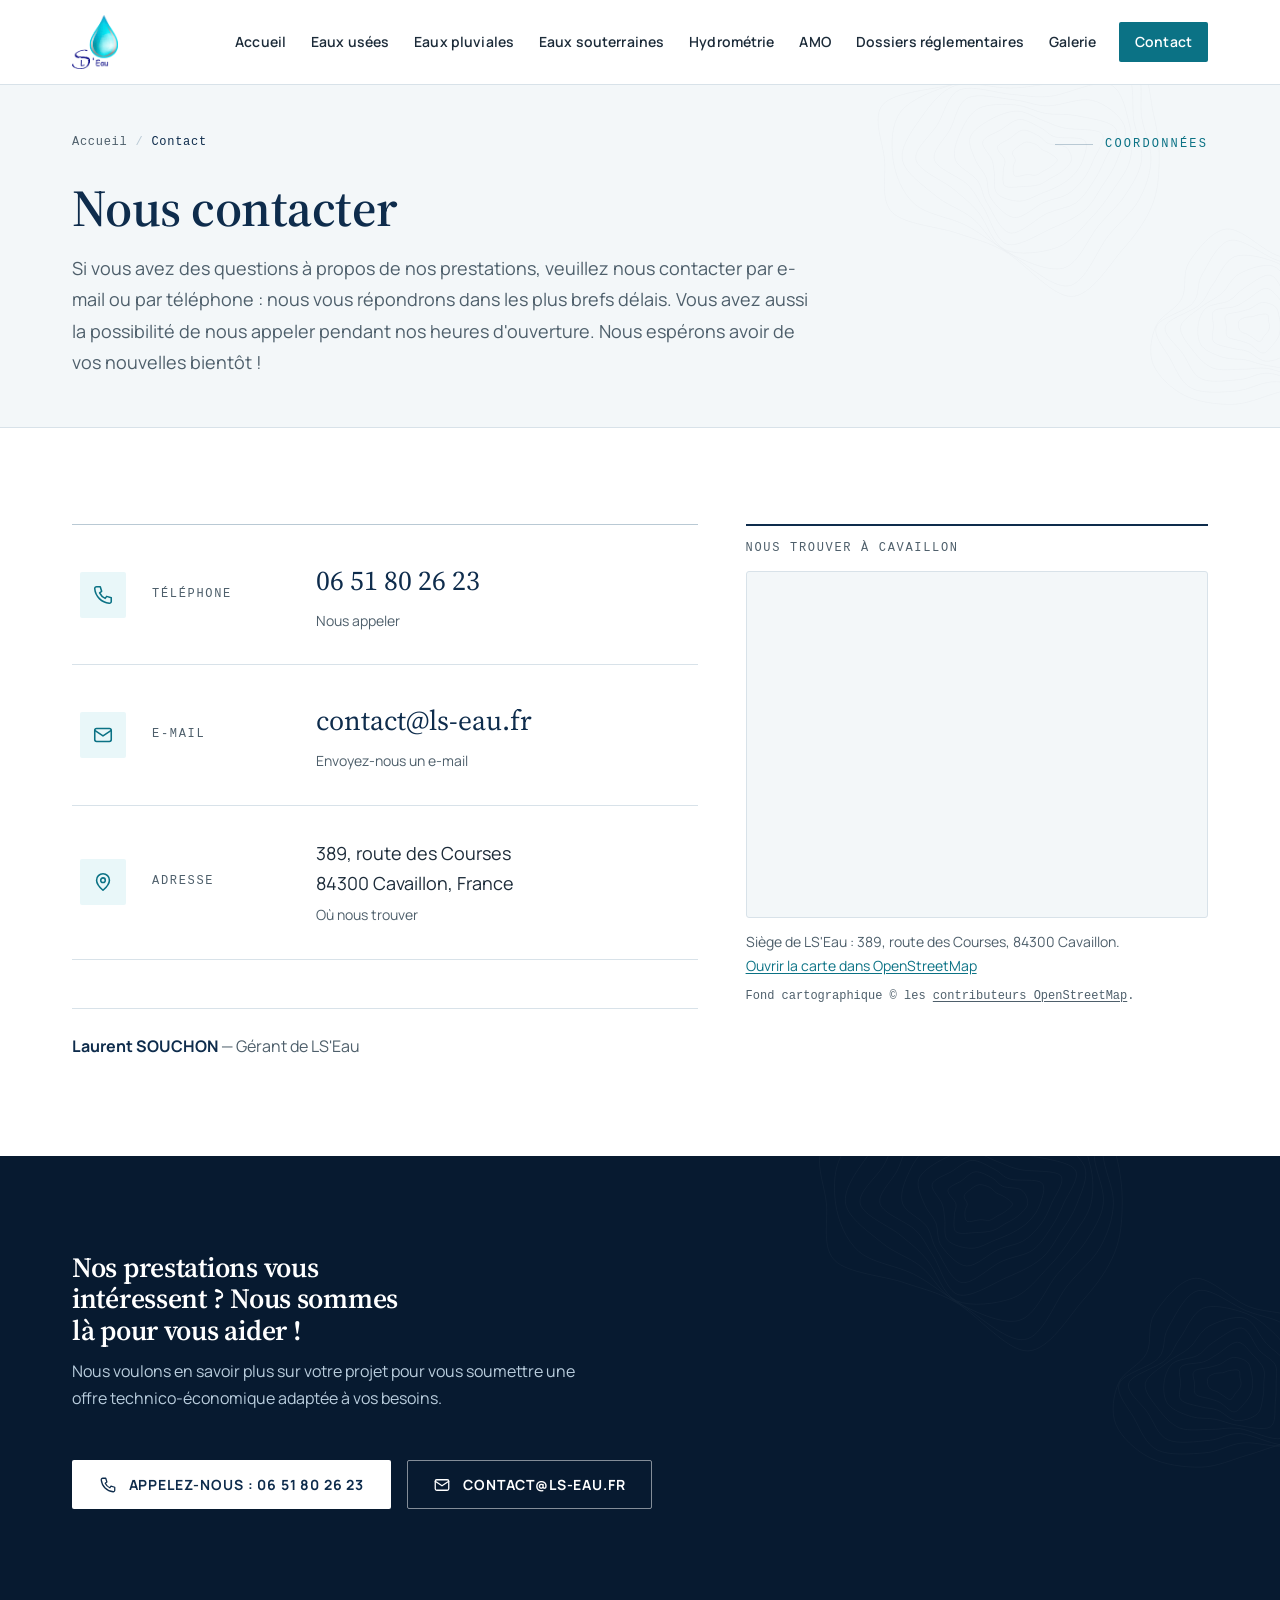
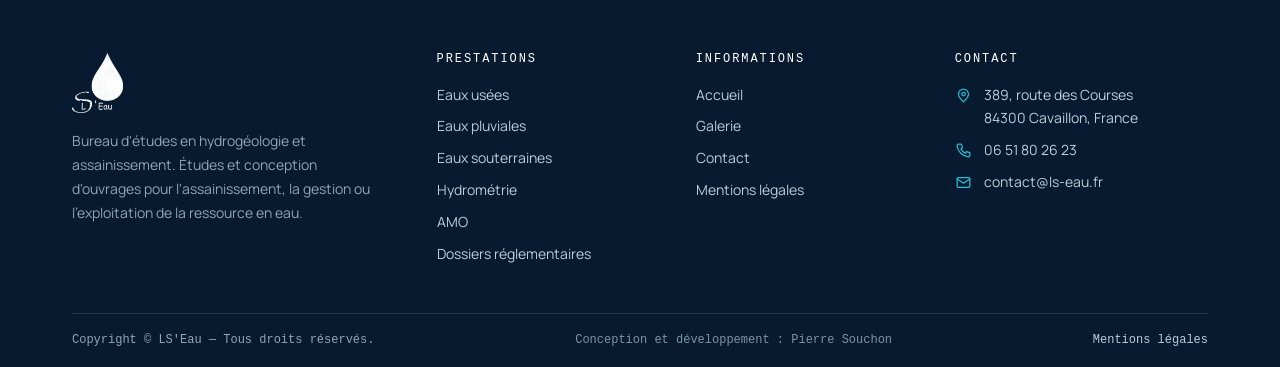
<file: nous-contacter/index.html>
<!DOCTYPE html>
<html lang="fr">
<head>
  <meta charset="utf-8">
  <meta name="viewport" content="width=device-width, initial-scale=1">
  <title>Contact — LS'Eau, bureau d'études en hydrogéologie et assainissement</title>
  <meta name="description" content="LS'Eau Bureau d'études en hydrogéologie et environnement / Nous contacter">
  <link rel="canonical" href="https://www.ls-eau.fr/nous-contacter/">
  <meta property="og:type" content="website">
  <meta property="og:site_name" content="LS'Eau">
  <meta property="og:locale" content="fr_FR">
  <meta property="og:title" content="Contact — LS'Eau, bureau d'études en hydrogéologie et assainissement">
  <meta property="og:description" content="LS'Eau Bureau d'études en hydrogéologie et environnement / Nous contacter">
  <meta property="og:url" content="https://www.ls-eau.fr/nous-contacter/">
  <meta property="og:image" content="https://www.ls-eau.fr/assets/images/og-image.jpg">
  <meta name="twitter:card" content="summary_large_image">
  <meta name="theme-color" content="#0e2c4c">
  <link rel="icon" href="../assets/images/favicon.svg" type="image/svg+xml">
  <link rel="icon" href="../assets/images/favicon.png" type="image/png" sizes="57x57">
  <link rel="apple-touch-icon" href="../assets/images/favicon.png">
  <link rel="preload" href="../assets/fonts/manrope-latin-var.woff2" as="font" type="font/woff2" crossorigin>
  <link rel="preload" href="../assets/fonts/source-serif-4-latin-var.woff2" as="font" type="font/woff2" crossorigin>
  <link rel="stylesheet" href="../css/style.css">
  <script>document.documentElement.classList.add("js");</script>
  <script src="../js/main.js" defer></script>
</head>
<body>
<a class="skip-link" href="#main">Aller au contenu</a>
<svg xmlns="http://www.w3.org/2000/svg" class="svg-defs" aria-hidden="true" focusable="false">
  <symbol id="i-menu" viewBox="0 0 24 24"><path d="M4 7h16M4 12h16M4 17h16"/></symbol>
  <symbol id="i-close" viewBox="0 0 24 24"><path d="M6 6l12 12M18 6L6 18"/></symbol>
  <symbol id="i-arrow" viewBox="0 0 24 24"><path d="M4 12h15M13 6l6 6-6 6"/></symbol>
  <symbol id="i-chevron-left" viewBox="0 0 24 24"><path d="M14.5 5.5L8 12l6.5 6.5"/></symbol>
  <symbol id="i-chevron-right" viewBox="0 0 24 24"><path d="M9.5 5.5L16 12l-6.5 6.5"/></symbol>
  <symbol id="i-phone" viewBox="0 0 24 24"><path d="M5 3h4l1.5 5-2.2 1.6a13 13 0 0 0 6.1 6.1L16 13.5l5 1.5v4a2 2 0 0 1-2.2 2A17.5 17.5 0 0 1 3 5.2 2 2 0 0 1 5 3z"/></symbol>
  <symbol id="i-mail" viewBox="0 0 24 24"><rect x="3" y="5" width="18" height="14" rx="2"/><path d="M3 7l9 6 9-6"/></symbol>
  <symbol id="i-pin" viewBox="0 0 24 24"><path d="M12 21s-7-6.1-7-11a7 7 0 0 1 14 0c0 4.9-7 11-7 11z"/><circle cx="12" cy="10" r="2.5"/></symbol>
  <symbol id="i-droplet" viewBox="0 0 24 24"><path d="M12 3c3.5 4.2 6 7.4 6 10.2a6 6 0 0 1-12 0C6 10.4 8.5 7.2 12 3z"/></symbol>
  <symbol id="i-rain" viewBox="0 0 24 24"><path d="M7 14a4.5 4.5 0 1 1 .9-8.9A5.5 5.5 0 0 1 18.6 7.3 3.8 3.8 0 0 1 17.5 14H7z"/><path d="M8 17l-1 3M12 17l-1 3M16 17l-1 3"/></symbol>
  <symbol id="i-layers" viewBox="0 0 24 24"><path d="M12 3l9 5-9 5-9-5 9-5z"/><path d="M3 12.5l9 5 9-5"/><path d="M3 17l9 5 9-5"/></symbol>
  <symbol id="i-gauge" viewBox="0 0 24 24"><path d="M4 15a8 8 0 0 1 16 0"/><path d="M12 15l3.5-3.5"/><circle cx="12" cy="15" r="1.2"/><path d="M2.5 15H4M20 15h1.5"/></symbol>
  <symbol id="i-helmet" viewBox="0 0 24 24"><path d="M5 16a7 7 0 0 1 14 0"/><path d="M3 16h18v2.5H3z"/><path d="M12 9v7"/></symbol>
  <symbol id="i-file" viewBox="0 0 24 24"><path d="M6 2h8l5 5v15H6z"/><path d="M14 2v5h5"/><path d="M9 12h6M9 16h6"/></symbol>
  <symbol id="i-chat" viewBox="0 0 24 24"><path d="M4 4h16v12H10l-6 5V4z"/></symbol>
  <symbol id="i-target" viewBox="0 0 24 24"><circle cx="12" cy="12" r="8.5"/><circle cx="12" cy="12" r="4.5"/><circle cx="12" cy="12" r="1"/></symbol>
  <symbol id="i-check" viewBox="0 0 24 24"><circle cx="12" cy="12" r="9"/><path d="M8 12.5l2.8 2.8 5.7-6"/></symbol>
  <symbol id="i-book" viewBox="0 0 24 24"><path d="M4 19.5A2.5 2.5 0 0 1 6.5 17H20"/><path d="M6.5 2H20v20H6.5A2.5 2.5 0 0 1 4 19.5v-15A2.5 2.5 0 0 1 6.5 2z"/></symbol>
</svg>
<header class="site-header">
  <div class="container header-inner">
    <a class="brand" href="../">
      <img src="../assets/images/ls-eau-logo.png" alt="LS'Eau — bureau d'études en hydrogéologie et assainissement" width="203" height="240">
    </a>
    <button class="nav-toggle" type="button" aria-expanded="false" aria-controls="main-nav">
      <svg class="icon" aria-hidden="true"><use href="#i-menu"/></svg>
      Menu
    </button>
    <nav id="main-nav" class="main-nav" aria-label="Navigation principale">
      <ul>
        <li><a href="../">Accueil</a></li>
        <li><a href="../assainissement/">Eaux usées</a></li>
        <li><a href="../eaux-pluviales/">Eaux pluviales</a></li>
        <li><a href="../eaux-souterraines/">Eaux souterraines</a></li>
        <li><a href="../hydrometrie/">Hydrométrie</a></li>
        <li><a href="../amo/">AMO</a></li>
        <li><a href="../dossiers-reglementaires/">Dossiers réglementaires</a></li>
        <li><a href="../galerie/">Galerie</a></li>
        <li class="nav-contact"><a href="../nous-contacter/" aria-current="page">Contact</a></li>
      </ul>
    </nav>
  </div>
</header>
<main id="main">
<div class="page-head">
  <span class="contours contours--ink" aria-hidden="true"></span>
  <div class="container">
    <div class="page-head__top">
    <nav class="breadcrumb" aria-label="Fil d'Ariane">
      <ol>
        <li><a href="../">Accueil</a></li>
        <li aria-current="page">Contact</li>
      </ol>
    </nav>
      <p class="page-head__label">Coordonnées</p>
    </div>
    <h1>Nous contacter</h1>
    <p class="lead">Si vous avez des questions à propos de nos prestations, veuillez nous contacter par e-mail ou par téléphone : nous vous répondrons dans les plus brefs délais. Vous avez aussi la possibilité de nous appeler pendant nos heures d'ouverture. Nous espérons avoir de vos nouvelles bientôt !</p>
  </div>
</div>

<section class="section" aria-label="Coordonnées et localisation">
  <div class="container">
    <div class="contact-layout">
      <div class="contact-layout__info">
        <ul class="contact-register">
          <li data-reveal>
            <span class="contact-register__icon"><svg class="icon" aria-hidden="true"><use href="#i-phone"/></svg></span>
            <h2>Téléphone</h2>
            <div class="contact-register__value"><a href="tel:+33651802623">06 51 80 26 23</a><span class="contact-register__hint">Nous appeler</span></div>
          </li>
          <li data-reveal style="--rd:.08s">
            <span class="contact-register__icon"><svg class="icon" aria-hidden="true"><use href="#i-mail"/></svg></span>
            <h2>E-mail</h2>
            <div class="contact-register__value"><a href="mailto:contact@ls-eau.fr">contact@ls-eau.fr</a><span class="contact-register__hint">Envoyez-nous un e-mail</span></div>
          </li>
          <li data-reveal style="--rd:.16s">
            <span class="contact-register__icon"><svg class="icon" aria-hidden="true"><use href="#i-pin"/></svg></span>
            <h2>Adresse</h2>
            <div class="contact-register__value"><address>389, route des Courses<br>84300 Cavaillon, France</address><span class="contact-register__hint">Où nous trouver</span></div>
          </li>
        </ul>
        <p class="contact-sign"><strong>Laurent SOUCHON</strong> — Gérant de LS'Eau</p>
      </div>
      <aside class="contact-map" aria-labelledby="map-title" data-reveal style="--rd:.2s">
        <h2 id="map-title" class="contact-map__title">Nous trouver à Cavaillon</h2>
        <div class="contact-map__frame">
          <iframe
            title="Carte OpenStreetMap — LS'Eau, 389 route des Courses, 84300 Cavaillon"
            src="https://www.openstreetmap.org/export/embed.html?bbox=5.037786%2C43.827722%2C5.047786%2C43.833722&amp;layer=mapnik&amp;marker=43.830722%2C5.042786"
            width="600" height="450" loading="lazy" referrerpolicy="no-referrer-when-downgrade"></iframe>
        </div>
        <p class="contact-map__note">Siège de LS'Eau : 389, route des Courses, 84300 Cavaillon.<br>
          <a href="https://www.openstreetmap.org/?mlat=43.830722&amp;mlon=5.042786#map=17/43.830722/5.042786" target="_blank" rel="noopener">Ouvrir la carte dans OpenStreetMap</a></p>
        <p class="contact-map__credit">Fond cartographique © les <a href="https://www.openstreetmap.org/copyright" target="_blank" rel="noopener">contributeurs OpenStreetMap</a>.</p>
      </aside>
    </div>
  </div>
</section>

<section class="section cta-band" aria-labelledby="cta-title">
  <span class="contours contours--paper" aria-hidden="true"></span>
  <div class="container cta-band__inner">
    <div data-reveal>
      <h2 id="cta-title">Nos prestations vous intéressent ? Nous sommes là pour vous aider !</h2>
      <p>Nous voulons en savoir plus sur votre projet pour vous soumettre une offre technico-économique adaptée à vos besoins.</p>
    </div>
    <div class="cta-band__actions" data-reveal style="--rd:.12s">
      <a class="btn btn--light" href="tel:+33651802623">
        <svg class="icon" aria-hidden="true"><use href="#i-phone"/></svg>
        Appelez-nous : 06 51 80 26 23
      </a>
      <a class="btn btn--ghost-light" href="mailto:contact@ls-eau.fr">
        <svg class="icon" aria-hidden="true"><use href="#i-mail"/></svg>
        contact@ls-eau.fr
      </a>
    </div>
  </div>
</section>
</main>
<footer class="site-footer">
  <div class="container">
    <div class="footer-grid">
      <div class="footer-brand">
        <img src="../assets/images/ls-eau-logo.png" alt="LS'Eau" width="203" height="240" loading="lazy">
        <p>Bureau d'études en hydrogéologie et assainissement. Études et conception d'ouvrages pour l'assainissement, la gestion ou l'exploitation de la ressource en eau.</p>
      </div>
      <nav aria-label="Prestations">
        <h2>Prestations</h2>
        <ul>
          <li><a href="../assainissement/">Eaux usées</a></li>
          <li><a href="../eaux-pluviales/">Eaux pluviales</a></li>
          <li><a href="../eaux-souterraines/">Eaux souterraines</a></li>
          <li><a href="../hydrometrie/">Hydrométrie</a></li>
          <li><a href="../amo/">AMO</a></li>
          <li><a href="../dossiers-reglementaires/">Dossiers réglementaires</a></li>
        </ul>
      </nav>
      <nav aria-label="Informations">
        <h2>Informations</h2>
        <ul>
          <li><a href="../">Accueil</a></li>
          <li><a href="../galerie/">Galerie</a></li>
          <li><a href="../nous-contacter/">Contact</a></li>
          <li><a href="../mentions-legales/">Mentions légales</a></li>
        </ul>
      </nav>
      <div>
        <h2>Contact</h2>
        <ul class="footer-contact">
          <li>
            <svg class="icon" aria-hidden="true"><use href="#i-pin"/></svg>
            <span>389, route des Courses<br>84300 Cavaillon, France</span>
          </li>
          <li>
            <svg class="icon" aria-hidden="true"><use href="#i-phone"/></svg>
            <a href="tel:+33651802623">06 51 80 26 23</a>
          </li>
          <li>
            <svg class="icon" aria-hidden="true"><use href="#i-mail"/></svg>
            <a href="mailto:contact@ls-eau.fr">contact@ls-eau.fr</a>
          </li>
        </ul>
      </div>
    </div>
    <div class="footer-bottom">
      <p>Copyright © LS'Eau — Tous droits réservés.</p>
      <p class="footer-credit">Conception et développement : Pierre Souchon</p>
      <p><a href="../mentions-legales/">Mentions légales</a></p>
    </div>
  </div>
</footer>

</body>
</html>
</file>
<file: css/style.css>
/* ==========================================================================
   LS'Eau — art-directed stylesheet
   Editorial / scientific-publication identity: serif display (Source Serif 4),
   grotesque body (Manrope), monospace technical annotations, hairline rules,
   topographic contour motifs, asymmetric compositions.
   Sections: 1 fonts/tokens · 2 base · 3 utilities · 4 header · 5 buttons
   6 hero · 7 page head · 8 service index · 9 about · 10 mosaic · 11 cta
   12 study entries · 13 commitment · 14 figures · 15 code register
   16 gallery/lightbox · 17 contact · 18 legal · 19 footer · 20 motion
   21 responsive · 22 reduced motion
   ========================================================================== */

/* 1. Fonts & design tokens ------------------------------------------------- */
@font-face {
  font-family: "Manrope";
  font-style: normal;
  font-weight: 400 800;
  font-display: swap;
  src: url("../assets/fonts/manrope-latin-var.woff2") format("woff2");
}

@font-face {
  font-family: "Source Serif 4";
  font-style: normal;
  font-weight: 400 700;
  font-display: swap;
  src: url("../assets/fonts/source-serif-4-latin-var.woff2") format("woff2");
}

:root {
  /* Brand palette (from the LS'Eau logo: navy + turquoise droplet) */
  --navy-950: #071a30;
  --navy-900: #0a2038;
  --navy-800: #0e2c4c;
  --navy-700: #123a63;
  --navy-100: #e8eef5;
  --teal-700: #0b7285;   /* text-safe accent (contrast >= 4.5 on white) */
  --teal-600: #0e8ca0;
  --teal-400: #22c2d4;
  --teal-300: #6fd8e6;
  --teal-050: #e9f7f9;

  --ink: #1c2b39;
  --muted: #4e5f6b;
  --line: #d8e2e9;
  --line-strong: #b9c9d4;
  --bg: #ffffff;
  --bg-alt: #f3f7f9;

  /* Typography */
  --font-display: "Source Serif 4", Georgia, "Times New Roman", serif;
  --font-body: "Manrope", system-ui, -apple-system, "Segoe UI", Roboto,
    "Helvetica Neue", Arial, sans-serif;
  --font-mono: ui-monospace, "SF Mono", "Cascadia Mono", "Segoe UI Mono",
    Consolas, "Liberation Mono", monospace;

  --text-xs: 0.75rem;
  --text-sm: 0.875rem;
  --text-base: 1rem;
  --text-md: 1.125rem;
  --text-lg: 1.375rem;
  --text-xl: 1.75rem;
  --text-2xl: clamp(1.75rem, 3vw, 2.5rem);
  --text-3xl: clamp(2.25rem, 4.2vw, 3.25rem);
  --text-hero: clamp(2.6rem, 5.4vw, 4.35rem);

  /* Spacing */
  --sp-1: 0.25rem;
  --sp-2: 0.5rem;
  --sp-3: 0.75rem;
  --sp-4: 1rem;
  --sp-5: 1.5rem;
  --sp-6: 2rem;
  --sp-7: 3rem;
  --sp-8: 6rem;

  --radius: 3px;
  --radius-sm: 2px;
  --shadow-sm: 0 1px 2px rgba(16, 42, 67, 0.05);
  --shadow-md: 0 10px 30px -12px rgba(16, 42, 67, 0.22);
  --container: 1200px;
  --header-h: 84px;
  --header-h-compact: 64px;
  --ease-out: cubic-bezier(0.22, 0.61, 0.21, 1);
}

/* 2. Base ------------------------------------------------------------------ */
*,
*::before,
*::after {
  box-sizing: border-box;
}

html {
  scroll-behavior: smooth;
  scroll-padding-top: calc(var(--header-h-compact) + 20px);
}

body {
  margin: 0;
  font-family: var(--font-body);
  font-size: var(--text-base);
  line-height: 1.7;
  color: var(--ink);
  background: var(--bg);
  -webkit-font-smoothing: antialiased;
  text-rendering: optimizeLegibility;
}

h1, h2, h3, h4 {
  margin: 0 0 var(--sp-4);
  font-family: var(--font-display);
  font-weight: 600;
  line-height: 1.12;
  letter-spacing: -0.01em;
  color: var(--navy-800);
}

h1 { font-size: var(--text-3xl); }
h2 { font-size: var(--text-2xl); }
h3 { font-size: var(--text-lg); }
h4 { font-size: var(--text-md); font-family: var(--font-body); font-weight: 700; }

p { margin: 0 0 var(--sp-4); }
p:last-child { margin-bottom: 0; }

img { max-width: 100%; height: auto; display: block; }

a { color: var(--teal-700); text-decoration: none; }
a:hover { text-decoration: underline; }

ul, ol { margin: 0 0 var(--sp-4); padding-left: var(--sp-5); }

figure { margin: 0; }

:focus-visible {
  outline: 3px solid var(--teal-600);
  outline-offset: 3px;
  border-radius: 1px;
}

::selection { background: var(--teal-400); color: var(--navy-950); }

/* 3. Utilities ------------------------------------------------------------- */
.container {
  max-width: var(--container);
  margin-inline: auto;
  padding-inline: var(--sp-6);
}

.section { padding-block: var(--sp-8); }
.section--alt { background: var(--bg-alt); }
.section--tight-top { padding-top: 0; }

.section-head { max-width: 780px; margin-bottom: var(--sp-7); }

.eyebrow {
  display: flex;
  align-items: center;
  gap: var(--sp-3);
  font-family: var(--font-mono);
  font-size: var(--text-xs);
  font-weight: 500;
  letter-spacing: 0.16em;
  text-transform: uppercase;
  color: var(--teal-700);
  margin-bottom: var(--sp-4);
}

.eyebrow::before {
  content: "";
  width: 28px;
  height: 1px;
  background: var(--teal-400);
  flex: none;
}

.lead {
  font-size: var(--text-md);
  line-height: 1.75;
  color: var(--muted);
  max-width: 68ch;
}

.mono {
  font-family: var(--font-mono);
  font-size: var(--text-xs);
  letter-spacing: 0.05em;
}

.skip-link {
  position: absolute;
  left: -9999px;
  top: 0;
  z-index: 300;
  background: var(--navy-800);
  color: #fff;
  padding: var(--sp-3) var(--sp-5);
}

.skip-link:focus { left: 0; }

.icon {
  width: 22px;
  height: 22px;
  flex: none;
  stroke: currentColor;
  fill: none;
  stroke-width: 1.7;
  stroke-linecap: round;
  stroke-linejoin: round;
}

.svg-defs { position: absolute; width: 0; height: 0; overflow: hidden; }

/* Decorative topographic motif (purely visual, aria-hidden in markup) */
.contours {
  position: absolute;
  pointer-events: none;
  background-repeat: no-repeat;
  background-size: contain;
}

.contours--ink { background-image: url("../assets/images/contours-ink.svg"); }
.contours--paper { background-image: url("../assets/images/contours-paper.svg"); }

/* 4. Header ---------------------------------------------------------------- */
.site-header {
  position: fixed;
  inset: 0 0 auto 0;
  z-index: 100;
  background: var(--bg);
  border-bottom: 1px solid var(--line);
  transition: background-color 0.35s var(--ease-out),
    border-color 0.35s var(--ease-out), box-shadow 0.35s var(--ease-out);
}

.header-inner {
  display: flex;
  align-items: center;
  justify-content: space-between;
  gap: var(--sp-5);
  min-height: var(--header-h);
  transition: min-height 0.35s var(--ease-out);
}

.brand { display: flex; align-items: center; flex: none; }
.brand img { height: 54px; width: auto; transition: height 0.35s var(--ease-out), filter 0.35s var(--ease-out); }
.brand:hover { text-decoration: none; }

.main-nav ul {
  display: flex;
  align-items: center;
  gap: var(--sp-1);
  list-style: none;
  margin: 0;
  padding: 0;
}

.main-nav a {
  display: block;
  padding: var(--sp-2) 0.65rem;
  font-size: var(--text-sm);
  font-weight: 600;
  letter-spacing: 0.01em;
  color: var(--ink);
  border-radius: var(--radius-sm);
  white-space: nowrap;
  transition: color 0.2s ease, background-color 0.2s ease;
}

.main-nav a:hover { color: var(--teal-700); background: var(--teal-050); text-decoration: none; }

.main-nav a[aria-current="page"] {
  color: var(--teal-700);
  box-shadow: inset 0 -2px 0 var(--teal-400);
  border-radius: 0;
}

.main-nav .nav-contact a {
  background: var(--navy-700);
  color: #fff;
  padding-inline: var(--sp-4);
  margin-left: var(--sp-2);
  border-radius: var(--radius-sm);
}

.main-nav .nav-contact a:hover { background: var(--navy-800); color: #fff; }
.main-nav .nav-contact a[aria-current="page"] { background: var(--teal-700); color: #fff; box-shadow: none; }

.nav-toggle {
  display: none;
  align-items: center;
  gap: var(--sp-2);
  background: none;
  border: 1px solid var(--line-strong);
  border-radius: var(--radius-sm);
  padding: var(--sp-2) var(--sp-3);
  font: inherit;
  font-size: var(--text-sm);
  font-weight: 700;
  letter-spacing: 0.04em;
  color: var(--navy-800);
  cursor: pointer;
}

/* Compact state after scrolling */
.site-header.is-scrolled { box-shadow: var(--shadow-sm); }
.site-header.is-scrolled .header-inner { min-height: var(--header-h-compact); }
.site-header.is-scrolled .brand img { height: 42px; }

/* Overlay variant: transparent header integrated into the homepage hero */
.site-header--overlay {
  background: transparent;
  border-bottom-color: transparent;
}

.site-header--overlay .main-nav a { color: #eaf2f8; }
.site-header--overlay .main-nav a:hover { color: #fff; background: rgba(255, 255, 255, 0.12); }
.site-header--overlay .main-nav a[aria-current="page"] { color: #fff; box-shadow: inset 0 -2px 0 var(--teal-300); }
.site-header--overlay .main-nav .nav-contact a { background: rgba(255, 255, 255, 0.14); color: #fff; box-shadow: inset 0 0 0 1px rgba(255, 255, 255, 0.4); }
.site-header--overlay .main-nav .nav-contact a:hover { background: rgba(255, 255, 255, 0.26); }
.site-header--overlay .brand img { filter: brightness(0) invert(1); }
.site-header--overlay .nav-toggle { color: #fff; border-color: rgba(255, 255, 255, 0.5); }

.site-header--overlay.is-scrolled {
  background: rgba(255, 255, 255, 0.98);
  border-bottom-color: var(--line);
}

.site-header--overlay.is-scrolled .main-nav a { color: var(--ink); }
.site-header--overlay.is-scrolled .main-nav a:hover { color: var(--teal-700); background: var(--teal-050); }
.site-header--overlay.is-scrolled .main-nav a[aria-current="page"] { color: var(--teal-700); box-shadow: inset 0 -2px 0 var(--teal-400); }
.site-header--overlay.is-scrolled .main-nav .nav-contact a { background: var(--navy-700); color: #fff; box-shadow: none; }
.site-header--overlay.is-scrolled .main-nav .nav-contact a:hover { background: var(--navy-800); }
.site-header--overlay.is-scrolled .brand img { filter: none; }
.site-header--overlay.is-scrolled .nav-toggle { color: var(--navy-800); border-color: var(--line-strong); }

/* Inner pages: reserve space for the fixed header */
body:not(.has-hero) main { padding-top: var(--header-h); }

/* 5. Buttons & links ------------------------------------------------------- */
.btn {
  display: inline-flex;
  align-items: center;
  gap: var(--sp-3);
  padding: 0.85rem 1.6rem;
  border-radius: var(--radius-sm);
  border: 1px solid transparent;
  font-family: var(--font-body);
  font-size: var(--text-sm);
  font-weight: 700;
  letter-spacing: 0.06em;
  text-transform: uppercase;
  line-height: 1.4;
  cursor: pointer;
  transition: background-color 0.2s ease, border-color 0.2s ease,
    color 0.2s ease, transform 0.2s var(--ease-out);
}

.btn:hover { text-decoration: none; transform: translateY(-1px); }
.btn .icon { width: 18px; height: 18px; }

.btn--primary { background: var(--navy-700); color: #fff; }
.btn--primary:hover { background: var(--navy-800); }

.btn--outline { border-color: var(--line-strong); color: var(--navy-800); background: transparent; }
.btn--outline:hover { border-color: var(--navy-700); background: var(--navy-100); }

.btn--light { background: #fff; color: var(--navy-800); }
.btn--light:hover { background: var(--teal-050); }

.btn--ghost-light { border-color: rgba(255, 255, 255, 0.5); color: #fff; background: transparent; }
.btn--ghost-light:hover { border-color: #fff; background: rgba(255, 255, 255, 0.1); }

.link-arrow {
  display: inline-flex;
  align-items: center;
  gap: var(--sp-2);
  font-weight: 700;
  font-size: var(--text-sm);
  letter-spacing: 0.04em;
  text-transform: uppercase;
  color: var(--teal-700);
}

.link-arrow .icon { width: 18px; height: 18px; transition: transform 0.2s var(--ease-out); }
.link-arrow:hover { text-decoration: none; }
.link-arrow:hover .icon { transform: translateX(4px); }

/* 6. Hero ------------------------------------------------------------------ */
.hero {
  position: relative;
  display: flex;
  align-items: flex-end;
  min-height: 100svh;
  color: #fff;
  background: var(--navy-950);
  overflow: hidden;
  isolation: isolate;
}

.hero__media { position: absolute; inset: -12% 0 0 0; z-index: -2; }
.hero__media img { width: 100%; height: 100%; object-fit: cover; will-change: transform; }

.hero::after {
  content: "";
  position: absolute;
  inset: 0;
  z-index: -1;
  background:
    linear-gradient(180deg, rgba(7, 26, 48, 0.62) 0%, rgba(7, 26, 48, 0.18) 38%, rgba(7, 26, 48, 0.86) 100%),
    linear-gradient(90deg, rgba(7, 26, 48, 0.55) 0%, rgba(7, 26, 48, 0) 60%);
}

.hero .contours {
  top: -60px;
  right: -120px;
  width: 620px;
  height: 500px;
  z-index: -1;
  opacity: 0.5;
}

.hero__content {
  max-width: 820px;
  padding-block: calc(var(--header-h) + var(--sp-7)) var(--sp-8);
}

.hero .eyebrow { color: var(--teal-300); }
.hero .eyebrow::before { background: var(--teal-300); }

.hero h1 {
  color: #fff;
  font-size: var(--text-hero);
  line-height: 1.04;
  margin-bottom: var(--sp-5);
  max-width: 15ch;
}

.hero p {
  font-size: var(--text-md);
  line-height: 1.75;
  color: #d7e4ef;
  max-width: 58ch;
  margin-bottom: var(--sp-6);
}

.hero__actions { display: flex; flex-wrap: wrap; gap: var(--sp-4); }

.hero__scroll {
  position: absolute;
  right: var(--sp-6);
  bottom: var(--sp-6);
  display: flex;
  align-items: center;
  gap: var(--sp-3);
  color: #b9cddd;
  font-family: var(--font-mono);
  font-size: var(--text-xs);
  letter-spacing: 0.18em;
  text-transform: uppercase;
  transition: opacity 0.4s ease;
}

.hero__scroll::after {
  content: "";
  width: 1px;
  height: 56px;
  background: linear-gradient(180deg, var(--teal-300), transparent);
  animation: scroll-drip 2.4s var(--ease-out) infinite;
}

body.is-scrolled .hero__scroll { opacity: 0; }

@keyframes scroll-drip {
  0% { transform: scaleY(0); transform-origin: top; }
  45% { transform: scaleY(1); transform-origin: top; }
  55% { transform: scaleY(1); transform-origin: bottom; }
  100% { transform: scaleY(0); transform-origin: bottom; }
}

/* Hero entrance (JS-gated, disabled under reduced motion) */
.js .hero [data-entrance] {
  opacity: 0;
  animation: hero-rise 0.9s var(--ease-out) forwards;
  animation-delay: var(--ed, 0s);
}

@keyframes hero-rise {
  from { opacity: 0; transform: translateY(26px); }
  to { opacity: 1; transform: translateY(0); }
}

/* 7. Page head (inner pages) ----------------------------------------------- */
.page-head {
  position: relative;
  background: var(--bg-alt);
  border-bottom: 1px solid var(--line);
  padding-block: var(--sp-7) var(--sp-7);
  overflow: hidden;
}

.page-head .contours {
  top: -80px;
  right: -100px;
  width: 520px;
  height: 420px;
  opacity: 0.6;
}

.page-head h1 { margin-bottom: var(--sp-4); max-width: 20ch; }
.page-head .lead { margin-bottom: 0; }

/* Breadcrumb row: contextual annotation aligned with the trail, not stacked */
.page-head__top {
  display: flex;
  align-items: baseline;
  justify-content: space-between;
  flex-wrap: wrap;
  gap: var(--sp-3) var(--sp-5);
  margin-bottom: var(--sp-5);
}

.page-head__top .breadcrumb { margin-bottom: 0; }

.page-head__label {
  display: flex;
  align-items: center;
  gap: var(--sp-3);
  margin: 0 0 0 auto;
  font-family: var(--font-mono);
  font-size: var(--text-xs);
  font-weight: 500;
  letter-spacing: 0.18em;
  text-transform: uppercase;
  color: var(--teal-700);
  white-space: nowrap;
}

.page-head__label::before {
  content: "";
  width: 38px;
  height: 1px;
  background: var(--line-strong);
  flex: none;
}

.page-head__grid {
  display: grid;
  grid-template-columns: 1.15fr 0.85fr;
  gap: var(--sp-7);
  align-items: center;
}

.page-head__media img {
  width: 100%;
  aspect-ratio: 4 / 5;
  object-fit: cover;
  border-radius: var(--radius);
  border: 1px solid var(--line);
}

.page-head__media figcaption {
  margin-top: var(--sp-3);
  font-family: var(--font-mono);
  font-size: var(--text-xs);
  color: var(--muted);
}

.breadcrumb {
  font-family: var(--font-mono);
  font-size: var(--text-xs);
  letter-spacing: 0.06em;
  color: var(--muted);
  margin-bottom: var(--sp-5);
}

.breadcrumb ol { display: flex; flex-wrap: wrap; gap: var(--sp-2); list-style: none; margin: 0; padding: 0; }
.breadcrumb li + li::before { content: "/"; margin-right: var(--sp-2); color: var(--line-strong); }
.breadcrumb a { color: var(--muted); }
.breadcrumb a:hover { color: var(--teal-700); }
.breadcrumb [aria-current="page"] { color: var(--navy-800); }

/* Restrained panoramic band (rainwater page): keeps the photograph's full
   aspect ratio, contained to an editorial width so it no longer dominates. */
.photo-band { position: relative; max-width: 960px; margin-inline: auto; }
.photo-band img {
  width: 100%;
  height: auto;
  aspect-ratio: 1413 / 576;
  object-fit: cover;
  border-radius: var(--radius);
  border: 1px solid var(--line);
}
.photo-band figcaption {
  margin-top: var(--sp-3);
  font-family: var(--font-mono);
  font-size: var(--text-xs);
  letter-spacing: 0.04em;
  color: var(--muted);
}

/* 8. Service index (homepage editorial list) ------------------------------- */
.index-layout {
  display: grid;
  grid-template-columns: 0.85fr 1.35fr;
  gap: var(--sp-8);
  align-items: start;
}

.index-aside { position: sticky; top: calc(var(--header-h-compact) + var(--sp-6)); }
.index-aside h2 { margin-bottom: var(--sp-5); }
.index-aside .lead { margin-bottom: var(--sp-6); }

.service-index { list-style: none; margin: 0; padding: 0; border-top: 1px solid var(--line-strong); }

.service-index li { border-bottom: 1px solid var(--line); }

.service-index a {
  display: grid;
  grid-template-columns: 3.5rem 1fr auto;
  gap: var(--sp-5);
  align-items: start;
  padding: var(--sp-6) var(--sp-3);
  color: inherit;
  transition: background-color 0.25s ease;
}

.service-index a:hover { background: var(--bg-alt); text-decoration: none; }

.service-index__num {
  font-family: var(--font-mono);
  font-size: var(--text-sm);
  color: var(--teal-700);
  padding-top: 0.35rem;
  display: flex;
  flex-direction: column;
  gap: var(--sp-3);
  align-items: flex-start;
}

.service-index__num .icon { width: 20px; height: 20px; color: var(--teal-600); }

.service-index h3 {
  font-size: var(--text-lg);
  margin-bottom: var(--sp-2);
  transition: color 0.2s ease;
}

.service-index a:hover h3 { color: var(--teal-700); }

.service-index p { color: var(--muted); font-size: 0.95rem; margin: 0; max-width: 62ch; }

.service-index__arrow {
  color: var(--line-strong);
  padding-top: 0.4rem;
  transition: color 0.2s ease, transform 0.25s var(--ease-out);
}

.service-index a:hover .service-index__arrow { color: var(--teal-600); transform: translateX(5px); }

/* 9. About & values -------------------------------------------------------- */
.about-grid {
  display: grid;
  grid-template-columns: 1fr 1.05fr;
  gap: var(--sp-8);
  align-items: center;
}

.about-grid figure { position: relative; }
.about-grid figure img {
  position: relative;
  width: 100%;
  aspect-ratio: 4 / 3;
  object-fit: cover;
  border-radius: var(--radius);
  border: 1px solid var(--line);
}

.about-grid figcaption {
  margin-top: var(--sp-3);
  font-family: var(--font-mono);
  font-size: var(--text-xs);
  color: var(--muted);
}

.values-list { list-style: none; margin: var(--sp-6) 0 0; padding: 0; border-top: 1px solid var(--line-strong); }

.values-list li {
  display: grid;
  grid-template-columns: 2.5rem 1fr;
  gap: var(--sp-4);
  padding: var(--sp-5) 0;
  border-bottom: 1px solid var(--line);
}

.values-list .icon { color: var(--teal-600); margin-top: 0.2rem; }

.values-list h3 {
  font-family: var(--font-body);
  font-size: var(--text-base);
  font-weight: 700;
  margin-bottom: var(--sp-2);
}

.values-list p { color: var(--muted); font-size: 0.95rem; margin: 0; }

/* 10. Realisations mosaic -------------------------------------------------- */
.mosaic-head {
  display: flex;
  align-items: flex-end;
  justify-content: space-between;
  gap: var(--sp-5);
  flex-wrap: wrap;
  margin-bottom: var(--sp-6);
}

.mosaic-head h2 { margin-bottom: 0; }

.mosaic {
  display: grid;
  grid-template-columns: 1.1fr 1fr 1fr;
  grid-template-rows: auto auto;
  gap: var(--sp-4);
  list-style: none;
  margin: 0;
  padding: 0;
}

.mosaic a { display: block; overflow: hidden; border-radius: var(--radius); border: 1px solid var(--line); }
.mosaic img { width: 100%; height: 100%; object-fit: cover; transition: transform 0.5s var(--ease-out); }
.mosaic a:hover img { transform: scale(1.04); }

.mosaic li:nth-child(1) { grid-row: 1 / 3; }
.mosaic li:nth-child(1) img { aspect-ratio: 3 / 4.35; }
.mosaic li:nth-child(2) img,
.mosaic li:nth-child(3) img { aspect-ratio: 4 / 3; }
.mosaic li:nth-child(4) { grid-column: 2 / 4; }
.mosaic li:nth-child(4) img { aspect-ratio: 21 / 8; }

/* 11. CTA band ------------------------------------------------------------- */
.cta-band { position: relative; background: var(--navy-950); color: #fff; overflow: hidden; }

.cta-band .contours { right: -80px; top: -120px; width: 560px; height: 460px; opacity: 0.7; }

.cta-band__inner {
  position: relative;
  display: flex;
  align-items: center;
  justify-content: space-between;
  gap: var(--sp-7);
  flex-wrap: wrap;
}

.cta-band h2 { color: #fff; font-size: var(--text-xl); max-width: 24ch; margin-bottom: var(--sp-3); }
.cta-band p { color: #b9cddd; max-width: 52ch; margin: 0; }
.cta-band__actions { display: flex; flex-wrap: wrap; gap: var(--sp-4); }

/* 12. Study entries (service pages) ---------------------------------------- */
.expertise-intro { max-width: 820px; }

.study-grid {
  display: grid;
  grid-template-columns: repeat(auto-fit, minmax(260px, 1fr));
  gap: var(--sp-6);
  list-style: none;
  margin: var(--sp-6) 0 0;
  padding: 0;
}

.study-card { border-top: 2px solid var(--navy-800); padding-top: var(--sp-4); }

.study-card__index {
  font-family: var(--font-mono);
  font-size: var(--text-xs);
  letter-spacing: 0.1em;
  color: var(--teal-700);
  display: block;
  margin-bottom: var(--sp-3);
}

.study-card h3 { font-size: var(--text-md); margin-bottom: var(--sp-3); }
.study-card p { color: var(--muted); font-size: 0.95rem; margin: 0; }
.study-card p + p { margin-top: var(--sp-3); }

/* Row variant: measurement register (hydrométrie) */
.study-grid--rows { grid-template-columns: 1fr; gap: 0; border-top: 1px solid var(--line-strong); }

.study-grid--rows .study-card {
  display: grid;
  grid-template-columns: 3.5rem minmax(180px, 0.7fr) 1.3fr;
  gap: var(--sp-5);
  align-items: start;
  border-top: none;
  border-bottom: 1px solid var(--line);
  padding: var(--sp-5) var(--sp-2);
}

.study-grid--rows .study-card__index { padding-top: 0.3rem; margin-bottom: 0; }
.study-grid--rows .study-card h3 { margin-bottom: 0; }

/* Step variant: numbered phases (AMO) */
.study-grid--steps { grid-template-columns: 1fr; gap: 0; }

.study-grid--steps .study-card {
  display: grid;
  grid-template-columns: 4.5rem 1fr;
  gap: var(--sp-5);
  border-top: none;
  padding: 0 0 var(--sp-6);
}

.study-grid--steps .study-card__index {
  font-size: var(--text-xl);
  font-family: var(--font-display);
  color: var(--line-strong);
  border-right: 1px solid var(--line);
  padding-right: var(--sp-4);
  margin-bottom: 0;
}

/* The card body is the 1fr column: title + paragraphs share one flow so the
   text keeps a comfortable measure instead of landing in the index column. */
.study-grid--steps .study-card__body { min-width: 0; }
.study-grid--steps .study-card__body h3 { max-width: 42ch; }
.study-grid--steps .study-card__body p { max-width: 68ch; }

.study-grid--steps .study-card:last-child { padding-bottom: 0; }

/* 13. Commitment ----------------------------------------------------------- */
.commitment {
  display: grid;
  grid-template-columns: 1fr 1fr;
  gap: var(--sp-8);
  align-items: center;
}

.commitment--text { grid-template-columns: 1fr; max-width: 840px; }
.commitment h2 { font-size: var(--text-xl); }
.commitment p { color: var(--muted); }

.commitment figure img {
  width: 100%;
  aspect-ratio: 4 / 3;
  object-fit: cover;
  border-radius: var(--radius);
  border: 1px solid var(--line);
}

.commitment figcaption {
  margin-top: var(--sp-3);
  font-family: var(--font-mono);
  font-size: var(--text-xs);
  color: var(--muted);
}

/* Dark "depth" variant (groundwater page) */
.section--depth { position: relative; background: var(--navy-950); color: #fff; overflow: hidden; }
.section--depth .contours { left: -120px; bottom: -160px; width: 620px; height: 500px; opacity: 0.6; }
.section--depth h2 { color: #fff; }
.section--depth p { color: #b9cddd; }
.section--depth .commitment { position: relative; }
.section--depth figure img { border-color: rgba(255, 255, 255, 0.2); aspect-ratio: 3 / 4; }
.section--depth figcaption { color: #8fa5b8; }

/* 14. Figure compositions -------------------------------------------------- */
.figure-row { display: grid; grid-template-columns: 1fr 1fr; gap: var(--sp-5); margin-top: var(--sp-6); }
.figure-row figure img { width: 100%; aspect-ratio: 4 / 3; object-fit: cover; border-radius: var(--radius); border: 1px solid var(--line); }
.figure-row figcaption { margin-top: var(--sp-3); font-family: var(--font-mono); font-size: var(--text-xs); color: var(--muted); }

/* Asymmetric duo: one tall, one wide (sanitation) */
.figure-row--asym { grid-template-columns: 0.8fr 1.2fr; align-items: start; }
.figure-row--asym figure:first-child img { aspect-ratio: 3 / 4; }
.figure-row--asym figure:last-child img { aspect-ratio: 16 / 10; }

.figure-wide { margin-top: var(--sp-6); }
.figure-wide img { width: 100%; border-radius: var(--radius); border: 1px solid var(--line); }
.figure-wide figcaption { margin-top: var(--sp-3); font-family: var(--font-mono); font-size: var(--text-xs); color: var(--muted); }

/* 15. Code register (dossiers réglementaires) ------------------------------ */
.code-register { list-style: none; margin: var(--sp-6) 0 0; padding: 0; border-top: 1px solid var(--line-strong); }

.code-register li {
  display: grid;
  grid-template-columns: 3.5rem 1fr auto;
  gap: var(--sp-5);
  align-items: center;
  padding: var(--sp-4) var(--sp-2);
  border-bottom: 1px solid var(--line);
}

.code-register__num { font-family: var(--font-mono); font-size: var(--text-xs); color: var(--teal-700); }
.code-register__name { font-weight: 700; color: var(--navy-800); }
.code-register .icon { color: var(--line-strong); }

/* 16. Gallery & lightbox --------------------------------------------------- */
.gallery-filters {
  display: flex;
  flex-wrap: wrap;
  gap: var(--sp-5);
  margin-bottom: var(--sp-7);
  border-bottom: 1px solid var(--line);
}

.filter-btn {
  font-family: var(--font-mono);
  font-size: var(--text-xs);
  letter-spacing: 0.1em;
  text-transform: uppercase;
  color: var(--muted);
  background: none;
  border: none;
  border-bottom: 2px solid transparent;
  padding: 0 0 var(--sp-3);
  margin-bottom: -1px;
  cursor: pointer;
  transition: color 0.2s ease, border-color 0.2s ease;
}

.filter-btn:hover { color: var(--navy-800); }
.filter-btn[aria-pressed="true"] { color: var(--navy-800); border-bottom-color: var(--teal-400); }

.gallery-grid {
  display: grid;
  grid-template-columns: repeat(3, 1fr);
  gap: var(--sp-6) var(--sp-5);
  list-style: none;
  margin: 0;
  padding: 0;
}

.gallery-grid figure { position: relative; }

.gallery-grid a { display: block; overflow: hidden; border-radius: var(--radius); }

.gallery-grid img {
  aspect-ratio: 4 / 3;
  object-fit: cover;
  width: 100%;
  transition: transform 0.5s var(--ease-out);
}

.gallery-grid a:hover img { transform: scale(1.045); }

.gallery-grid figcaption {
  display: flex;
  gap: var(--sp-3);
  margin-top: var(--sp-3);
  font-family: var(--font-mono);
  font-size: var(--text-xs);
  line-height: 1.6;
  color: var(--muted);
}

.gallery-grid figcaption::before {
  content: "";
  width: 14px;
  height: 1px;
  background: var(--teal-400);
  flex: none;
  margin-top: 0.65em;
}

.gallery-empty { color: var(--muted); padding: var(--sp-6); text-align: center; }

/* Lightbox */
.lightbox { border: none; padding: 0; background: transparent; max-width: min(1100px, 94vw); width: 100%; }
.lightbox::backdrop { background: rgba(5, 12, 22, 0.94); }

.lightbox__frame { position: relative; background: var(--navy-950); border-radius: var(--radius); overflow: hidden; }
.lightbox__frame img { width: 100%; max-height: 76vh; object-fit: contain; background: var(--navy-950); }

.lightbox__bar {
  display: flex;
  align-items: center;
  justify-content: space-between;
  gap: var(--sp-4);
  padding: var(--sp-3) var(--sp-4);
  color: #d7e4ef;
  font-size: var(--text-sm);
}

.lightbox__caption { font-family: var(--font-mono); font-size: var(--text-xs); letter-spacing: 0.04em; }
.lightbox__count { flex: none; color: #8fa5b8; font-family: var(--font-mono); font-size: var(--text-xs); font-variant-numeric: tabular-nums; }

.lightbox__btn {
  display: grid;
  place-items: center;
  width: 44px;
  height: 44px;
  border-radius: 50%;
  border: 1px solid rgba(255, 255, 255, 0.35);
  background: rgba(10, 32, 56, 0.6);
  color: #fff;
  cursor: pointer;
  transition: background-color 0.2s ease;
}

.lightbox__btn:hover { background: rgba(18, 58, 99, 0.9); }
.lightbox__close { position: absolute; top: var(--sp-3); right: var(--sp-3); }
.lightbox__nav { position: absolute; top: 50%; transform: translateY(-50%); }
.lightbox__nav--prev { left: var(--sp-3); }
.lightbox__nav--next { right: var(--sp-3); }

/* 17. Contact register ----------------------------------------------------- */
.contact-register { list-style: none; margin: var(--sp-6) 0 0; padding: 0; border-top: 1px solid var(--line-strong); }

.contact-register li {
  display: grid;
  grid-template-columns: 3rem minmax(140px, 0.5fr) 1.5fr;
  gap: var(--sp-5);
  align-items: center;
  padding: var(--sp-6) var(--sp-2);
  border-bottom: 1px solid var(--line);
}

.contact-register__icon {
  display: grid;
  place-items: center;
  width: 46px;
  height: 46px;
  border-radius: var(--radius-sm);
  background: var(--teal-050);
  color: var(--teal-700);
}

.contact-register h2 {
  font-family: var(--font-mono);
  font-size: var(--text-xs);
  font-weight: 500;
  letter-spacing: 0.14em;
  text-transform: uppercase;
  color: var(--muted);
  margin: 0;
}

.contact-register__value { font-family: var(--font-display); font-size: var(--text-xl); color: var(--navy-800); }
.contact-register__value a { color: var(--navy-800); }
.contact-register__value a:hover { color: var(--teal-700); text-decoration: none; }
.contact-register address { font-style: normal; font-family: var(--font-body); font-size: var(--text-md); color: var(--ink); }
.contact-register__hint { display: block; font-family: var(--font-body); font-size: var(--text-sm); color: var(--muted); margin-top: var(--sp-1); }

.contact-sign { margin-top: var(--sp-7); padding-top: var(--sp-5); border-top: 1px solid var(--line); color: var(--muted); }
.contact-sign strong { color: var(--navy-800); }

/* Contact + map: information on the left, compact OSM embed on the right */
.contact-layout {
  display: grid;
  grid-template-columns: minmax(0, 1.15fr) minmax(300px, 0.85fr);
  gap: var(--sp-7);
  align-items: start;
}

.contact-layout .contact-register { margin-top: 0; }

.contact-map {
  border-top: 2px solid var(--navy-800);
  padding-top: var(--sp-4);
}

.contact-map__title {
  font-family: var(--font-mono);
  font-size: var(--text-xs);
  font-weight: 500;
  letter-spacing: 0.14em;
  text-transform: uppercase;
  color: var(--muted);
  margin: 0 0 var(--sp-4);
}

.contact-map__frame {
  position: relative;
  aspect-ratio: 4 / 3;
  overflow: hidden;
  border: 1px solid var(--line);
  border-radius: var(--radius);
  background: var(--bg-alt);
}

.contact-map__frame iframe {
  position: absolute;
  inset: 0;
  width: 100%;
  height: 100%;
  border: 0;
}

.contact-map__note { margin: var(--sp-3) 0 0; font-size: var(--text-sm); color: var(--muted); }
.contact-map__note a { text-decoration: underline; text-underline-offset: 2px; }
.contact-map__credit {
  margin: var(--sp-2) 0 0;
  font-family: var(--font-mono);
  font-size: var(--text-xs);
  color: var(--muted);
}
.contact-map__credit a { color: inherit; text-decoration: underline; text-underline-offset: 2px; }

/* 18. Legal ---------------------------------------------------------------- */
.legal { max-width: 800px; }
.legal section { padding-block: var(--sp-5); border-bottom: 1px solid var(--line); }
.legal section:first-of-type { padding-top: 0; }
.legal section:last-of-type { border-bottom: none; }
.legal h2 { font-size: var(--text-lg); }

.legal dl { margin: 0; display: grid; grid-template-columns: minmax(180px, 280px) 1fr; gap: var(--sp-3) var(--sp-6); }
.legal dt { font-family: var(--font-mono); font-size: var(--text-xs); letter-spacing: 0.08em; text-transform: uppercase; color: var(--muted); padding-top: 0.3rem; }
.legal dd { margin: 0; color: var(--ink); }

/* 19. Footer --------------------------------------------------------------- */
.site-footer { background: var(--navy-950); color: #b9cddd; font-size: var(--text-sm); }

.footer-grid {
  display: grid;
  grid-template-columns: 1.5fr 1fr 1fr 1.2fr;
  gap: var(--sp-7);
  padding-block: var(--sp-7);
}

.footer-brand img { height: 60px; width: auto; filter: brightness(0) invert(1); margin-bottom: var(--sp-4); }
.footer-brand p { color: #8fa5b8; max-width: 300px; }

.site-footer h2 {
  font-family: var(--font-mono);
  font-size: var(--text-xs);
  font-weight: 500;
  letter-spacing: 0.16em;
  text-transform: uppercase;
  color: #fff;
  margin-bottom: var(--sp-4);
}

.site-footer ul { list-style: none; margin: 0; padding: 0; display: grid; gap: var(--sp-2); }
.site-footer a { color: #b9cddd; }
.site-footer a:hover { color: #fff; }

.footer-contact li { display: flex; gap: var(--sp-3); align-items: flex-start; }
.footer-contact .icon { width: 17px; height: 17px; color: var(--teal-400); margin-top: 4px; }

.footer-bottom {
  border-top: 1px solid rgba(255, 255, 255, 0.12);
  padding-block: var(--sp-4);
  display: flex;
  justify-content: space-between;
  gap: var(--sp-4);
  flex-wrap: wrap;
  color: #8fa5b8;
  font-family: var(--font-mono);
  font-size: var(--text-xs);
}

.footer-bottom p { margin: 0; }
.footer-credit { color: #7c93a7; }

/* 19b. 404 — geological depth / topographic composition -------------------- */
.notfound {
  position: relative;
  overflow: hidden;
  background: var(--bg-alt);
  border-bottom: 1px solid var(--line);
}

.notfound__contours {
  top: 4%;
  right: -140px;
  width: 660px;
  height: 560px;
  opacity: 0.55;
}

.notfound__strata {
  position: absolute;
  inset: auto 0 0 0;
  height: 46%;
  pointer-events: none;
  background: repeating-linear-gradient(
    to bottom,
    transparent 0 37px,
    rgba(14, 44, 76, 0.05) 37px 38px
  );
  -webkit-mask-image: linear-gradient(to bottom, transparent, #000 45%);
  mask-image: linear-gradient(to bottom, transparent, #000 45%);
}

.notfound__inner {
  position: relative;
  display: flex;
  flex-direction: column;
  justify-content: center;
  min-height: calc(100svh - var(--header-h));
  padding-block: var(--sp-8);
}

.notfound__code {
  margin: 0;
  font-family: var(--font-display);
  font-weight: 600;
  font-size: clamp(6rem, 21vw, 15rem);
  line-height: 0.7;
  letter-spacing: -0.05em;
  color: transparent;
  -webkit-text-stroke: 1px var(--line-strong);
  user-select: none;
}

.notfound__grid {
  display: grid;
  grid-template-columns: minmax(0, 1.3fr) minmax(280px, 0.7fr);
  gap: var(--sp-8);
  align-items: end;
  margin-top: var(--sp-5);
}

.notfound__eyebrow {
  margin: 0 0 var(--sp-4);
  font-family: var(--font-mono);
  font-size: var(--text-xs);
  font-weight: 500;
  letter-spacing: 0.16em;
  text-transform: uppercase;
  color: var(--teal-700);
}

.notfound h1 { font-size: var(--text-hero); max-width: 14ch; margin-bottom: var(--sp-3); }

.notfound__line {
  font-family: var(--font-display);
  font-style: italic;
  font-size: var(--text-lg);
  color: var(--navy-700);
  margin-bottom: var(--sp-5);
}

.notfound .lead { max-width: 54ch; }

.notfound__actions { margin-top: var(--sp-5); }

.notfound__coords {
  display: flex;
  flex-wrap: wrap;
  gap: var(--sp-2) var(--sp-4);
  margin: var(--sp-5) 0 0;
  font-family: var(--font-mono);
  font-size: var(--text-xs);
  letter-spacing: 0.08em;
  color: var(--muted);
}

.notfound__coords span + span::before {
  content: "·";
  margin-right: var(--sp-4);
  color: var(--line-strong);
}

.notfound__services { border-top: 2px solid var(--navy-800); padding-top: var(--sp-4); }

.notfound__caption {
  margin: 0 0 var(--sp-3);
  font-family: var(--font-mono);
  font-size: var(--text-xs);
  font-weight: 500;
  letter-spacing: 0.14em;
  text-transform: uppercase;
  color: var(--muted);
}

.notfound__services ul { list-style: none; margin: 0; padding: 0; }
.notfound__services li { border-bottom: 1px solid var(--line); }

.notfound__services a {
  display: flex;
  align-items: baseline;
  gap: var(--sp-3);
  padding: var(--sp-2) 0;
  font-size: var(--text-sm);
  color: var(--navy-800);
}

.notfound__services a span {
  font-family: var(--font-mono);
  font-size: var(--text-xs);
  color: var(--teal-700);
}

.notfound__services a:hover { color: var(--teal-700); text-decoration: none; }

/* 20. Motion system (progressive reveal) ----------------------------------- */
/* Elements are only hidden once JS has added .reveal-init, so content is
   always visible without JavaScript or when IntersectionObserver is absent. */
.reveal-init {
  opacity: 0;
  transform: translateY(26px);
  transition: opacity 0.7s var(--ease-out), transform 0.7s var(--ease-out);
  transition-delay: var(--rd, 0s);
}

.reveal-init.is-in { opacity: 1; transform: translateY(0); }

/* 21. Responsive ----------------------------------------------------------- */
@media (max-width: 1120px) {
  .js .nav-toggle { display: inline-flex; }

  .js .main-nav {
    position: absolute;
    top: 100%;
    left: 0;
    right: 0;
    background: var(--bg);
    border-bottom: 1px solid var(--line);
    box-shadow: var(--shadow-md);
    display: none;
  }

  .js .main-nav.is-open { display: block; }

  .header-inner { flex-wrap: wrap; }
  .main-nav { width: 100%; }

  .main-nav ul {
    flex-direction: column;
    align-items: stretch;
    gap: 0;
    padding: var(--sp-3) var(--sp-6) var(--sp-5);
    max-width: var(--container);
    margin-inline: auto;
  }

  .main-nav a { padding: var(--sp-3); font-size: var(--text-base); }
  .main-nav a[aria-current="page"] { box-shadow: none; background: var(--teal-050); border-radius: var(--radius-sm); }
  .main-nav .nav-contact a { margin: var(--sp-3) 0 0; text-align: center; }

  /* Mobile menu is always solid/readable, even over the hero */
  .site-header--overlay .main-nav a { color: var(--ink); }
  .site-header--overlay .main-nav a:hover { color: var(--teal-700); background: var(--teal-050); }
  .site-header--overlay .main-nav a[aria-current="page"] { color: var(--teal-700); box-shadow: none; background: var(--teal-050); }
  .site-header--overlay .main-nav .nav-contact a { background: var(--navy-700); color: #fff; box-shadow: none; }

  .index-layout { grid-template-columns: 1fr; gap: var(--sp-6); }
  .index-aside { position: static; }
}

@media (max-width: 1024px) {
  .page-head__grid { grid-template-columns: 1fr; gap: var(--sp-6); }
  .page-head__media img { aspect-ratio: 16 / 9; }
  .about-grid { grid-template-columns: 1fr; gap: var(--sp-6); }
  .commitment { grid-template-columns: 1fr; gap: var(--sp-6); }
  .section--depth figure img { aspect-ratio: 16 / 10; }
  .footer-grid { grid-template-columns: 1fr 1fr; gap: var(--sp-6); }
}

@media (max-width: 960px) {
  .study-grid--rows .study-card { grid-template-columns: 3rem 1fr; }
  .study-grid--rows .study-card p { grid-column: 2; }
  .mosaic { grid-template-columns: 1fr 1fr; }
  .mosaic li:nth-child(1) { grid-row: auto; }
  .mosaic li:nth-child(1) img { aspect-ratio: 4 / 3; }
  .mosaic li:nth-child(4) { grid-column: 1 / 3; }
  .gallery-grid { grid-template-columns: repeat(2, 1fr); }
  .cta-band__inner { flex-direction: column; align-items: flex-start; }
  .contact-register li { grid-template-columns: 3rem 1fr; }
  .contact-register__value { grid-column: 2; }
  .contact-layout { grid-template-columns: 1fr; gap: var(--sp-6); }
  .contact-map { max-width: 560px; }
  .notfound__grid { grid-template-columns: 1fr; gap: var(--sp-6); align-items: start; }
  .notfound__code { font-size: clamp(5rem, 28vw, 10rem); }
}

@media (max-width: 640px) {
  :root { --sp-8: 3.5rem; --sp-7: 2.25rem; --header-h: 68px; --header-h-compact: 60px; }

  .container { padding-inline: var(--sp-4); }
  .brand img { height: 44px; }
  .site-header.is-scrolled .brand img { height: 38px; }

  .hero { min-height: 92svh; }
  .hero__content { padding-block: calc(var(--header-h) + var(--sp-6)) var(--sp-7); }
  .hero h1 { max-width: none; }
  .hero__scroll { display: none; }

  .service-index a { grid-template-columns: 2.5rem 1fr; gap: var(--sp-4); padding-inline: 0; }
  .service-index__arrow { display: none; }
  .service-index__num .icon { display: none; }

  .figure-row, .figure-row--asym { grid-template-columns: 1fr; }
  .figure-row--asym figure:first-child img,
  .figure-row--asym figure:last-child img { aspect-ratio: 4 / 3; }

  .mosaic { grid-template-columns: 1fr; }
  .mosaic li:nth-child(4) { grid-column: auto; }
  .mosaic li:nth-child(4) img { aspect-ratio: 16 / 9; }

  .gallery-grid { grid-template-columns: 1fr; }
  .gallery-filters { gap: var(--sp-4); }

  .study-grid--steps .study-card { grid-template-columns: 3rem 1fr; gap: var(--sp-4); }
  .study-grid--steps .study-card__index { font-size: var(--text-lg); }

  .code-register li { grid-template-columns: 2.5rem 1fr; }
  .code-register .icon { display: none; }

  .contact-register li { grid-template-columns: 1fr; gap: var(--sp-3); padding-block: var(--sp-5); }
  .contact-register__value { grid-column: auto; font-size: var(--text-lg); }

  .contact-map { max-width: none; }

  .notfound__inner { padding-block: var(--sp-7); }
  .notfound h1 { max-width: none; }
  .notfound__grid { gap: var(--sp-5); }

  .legal dl { grid-template-columns: 1fr; gap: var(--sp-1); }
  .legal dd { margin-bottom: var(--sp-3); }

  .footer-grid { grid-template-columns: 1fr; gap: var(--sp-6); }
  .lightbox__nav { top: auto; bottom: 64px; transform: none; }

  .btn { width: 100%; justify-content: center; }
  .hero__actions .btn, .cta-band__actions .btn { width: auto; }
}

@media (max-width: 380px) {
  .hero__actions { flex-direction: column; align-items: stretch; }
  .hero__actions .btn { width: 100%; }
  .contact-register__value { font-size: var(--text-md); }
}

/* 22. Reduced motion ------------------------------------------------------- */
@media (prefers-reduced-motion: reduce) {
  html { scroll-behavior: auto; }

  *, *::before, *::after {
    transition-duration: 0.01ms !important;
    animation-duration: 0.01ms !important;
    animation-iteration-count: 1 !important;
  }

  .js .hero [data-entrance] { opacity: 1; animation: none; }
  .reveal-init { opacity: 1; transform: none; }
  .hero__media img { transform: none !important; }
  .hero__scroll::after { animation: none; }
  .btn:hover, .service-index a:hover .service-index__arrow { transform: none; }
  .mosaic a:hover img, .gallery-grid a:hover img { transform: none; }
}
</file>
